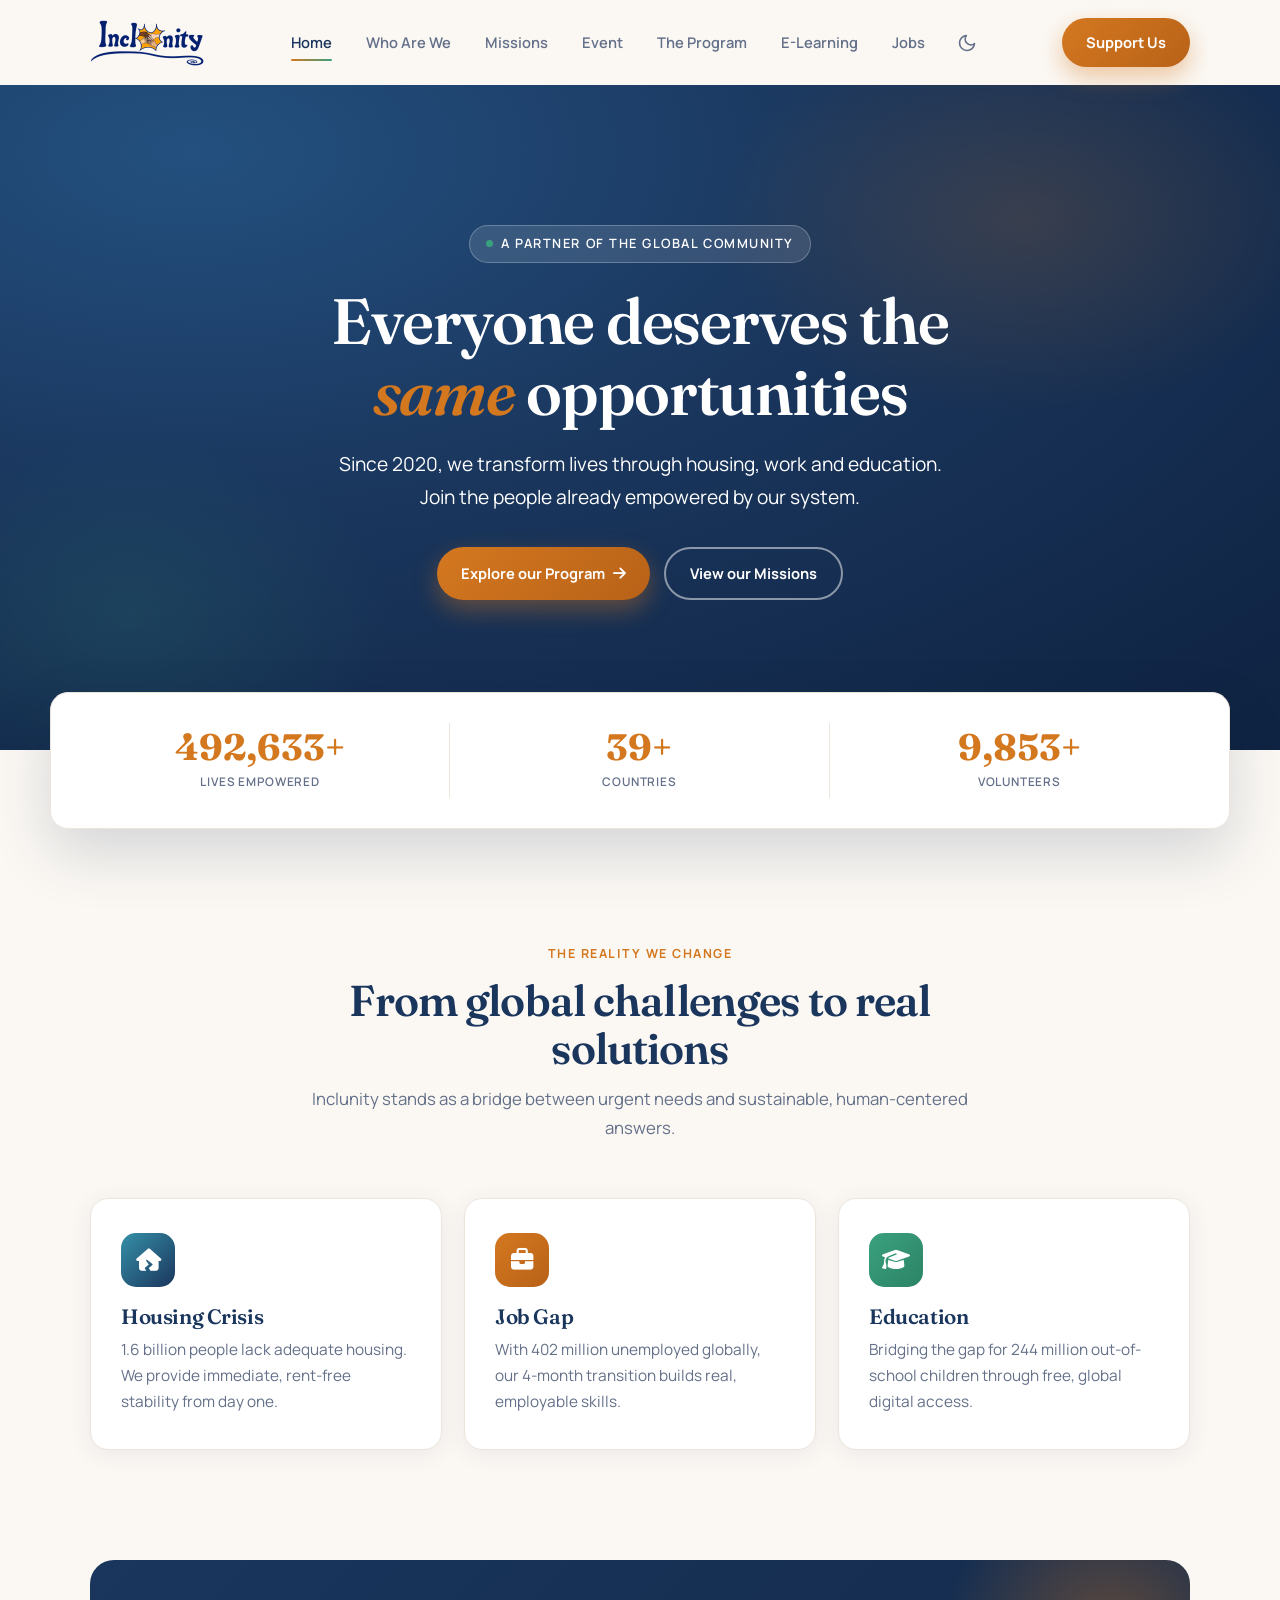
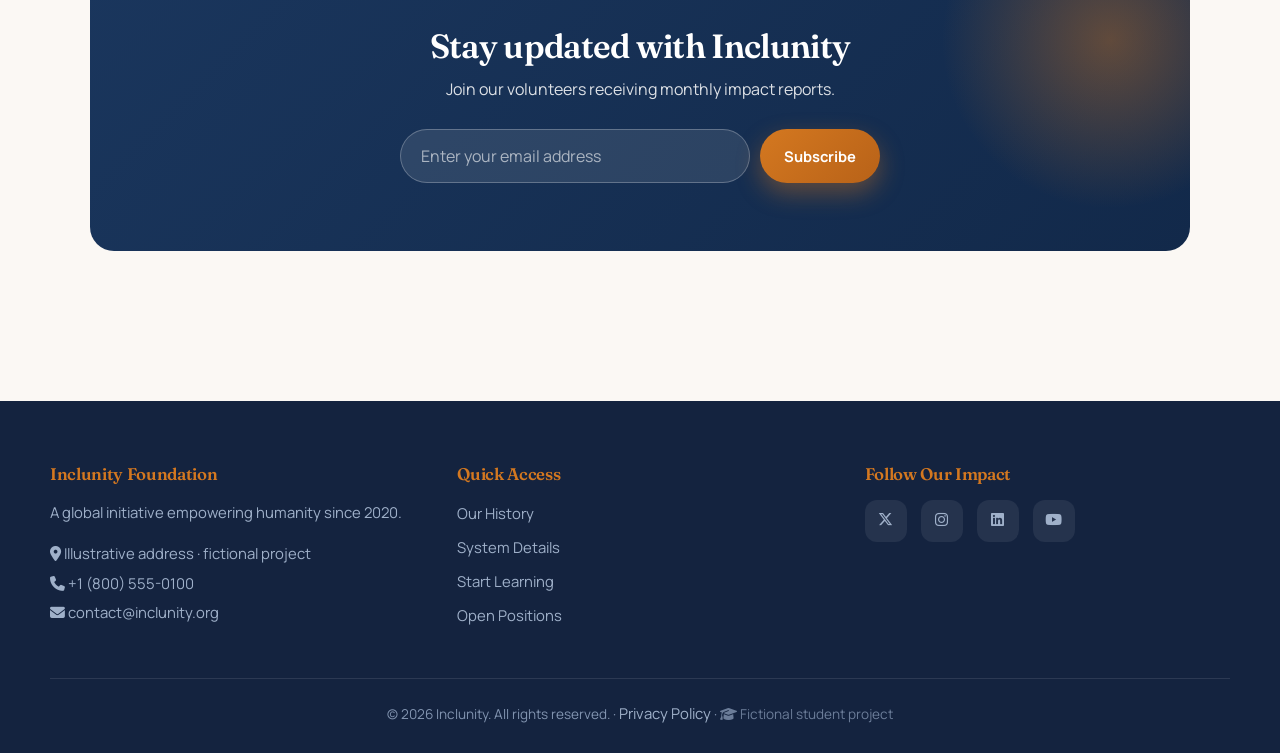
<file: index.html>
<!DOCTYPE html>
<html lang="en">
<head>
<meta charset="UTF-8">
<meta name="viewport" content="width=device-width, initial-scale=1.0, viewport-fit=cover">
<meta name="theme-color" content="#14233f">
<title>Inclunity | Empowering Humanity</title>
<link rel="preconnect" href="https://fonts.googleapis.com">
<link rel="preconnect" href="https://fonts.gstatic.com" crossorigin>
<link href="https://fonts.googleapis.com/css2?family=Fraunces:opsz,wght@9..144,500;9..144,600;9..144,700&family=Manrope:wght@400;500;600;700&display=swap" rel="stylesheet">
<link rel="stylesheet" href="https://cdnjs.cloudflare.com/ajax/libs/font-awesome/6.5.1/css/all.min.css">
<link rel="stylesheet" href="assets/css/styles.css">
</head>
<body>
<header class="site-header" id="header">
  <div class="bar">
    <a href="index.html" class="brand"><img src="assets/inclunity_logo_web.png" alt="Inclunity" class="brand-logo" style="height:46px;width:auto;display:block"></a>
    <nav class="nav" id="nav" aria-label="Primary">
      <a href="index.html" class="active" aria-current="page">Home</a>
      <a href="about.html">Who Are We</a>
      <a href="missions.html">Missions</a>
      <a href="event.html">Event</a>
      <a href="program.html">The Program</a>
      <a href="elearning.html">E-Learning</a>
      <a href="jobs.html">Jobs</a>
      <button class="nav-theme" id="theme-toggle" type="button" aria-label="Toggle dark mode" title="Toggle dark mode">
        <svg class="ico ico-moon" viewBox="0 0 24 24" fill="none" stroke="currentColor" stroke-width="2" stroke-linecap="round" stroke-linejoin="round" aria-hidden="true"><path d="M21 12.8A9 9 0 1 1 11.2 3a7 7 0 0 0 9.8 9.8z"/></svg>
        <svg class="ico ico-sun" viewBox="0 0 24 24" fill="none" stroke="currentColor" stroke-width="2" stroke-linecap="round" stroke-linejoin="round" aria-hidden="true"><circle cx="12" cy="12" r="4"/><path d="M12 2v2M12 20v2M4.9 4.9l1.4 1.4M17.7 17.7l1.4 1.4M2 12h2M20 12h2M4.9 19.1l1.4-1.4M17.7 6.3l1.4-1.4"/></svg>
      </button>
    </nav>
    <div class="actions">
      <a href="event.html" class="btn btn-accent desktop-only">Support Us</a>
      <button class="hamburger" id="hamburger" type="button" aria-label="Open menu" aria-expanded="false" aria-controls="nav"><span></span><span></span><span></span></button>
    </div>
  </div>
</header>
<main>
  <section class="hero">
    <span class="eyebrow reveal-load d1"><span class="dot"></span> A partner of the global community</span>
    <h1 class="reveal-load d2">Everyone deserves the <span class="hl">same</span> opportunities</h1>
    <p class="reveal-load d3">Since 2020, we transform lives through housing, work and education. Join the people already empowered by our system.</p>
    <div class="hero-cta reveal-load d4">
      <a href="program.html" class="btn btn-accent">Explore our Program <i class="fa-solid fa-arrow-right" aria-hidden="true"></i></a>
      <a href="missions.html" class="btn btn-ghost">View our Missions</a>
    </div>
  </section>

  <div class="stats reveal">
    <div class="item"><span class="n" data-count="500000" data-suffix="+">0</span><span class="l">Lives empowered</span></div>
    <div class="item"><span class="n" data-count="40" data-suffix="+">0</span><span class="l">Countries</span></div>
    <div class="item"><span class="n" data-count="10000" data-suffix="+">0</span><span class="l">Volunteers</span></div>
  </div>

  <section class="wrap">
    <div class="head reveal">
      <span class="kicker">The reality we change</span>
      <h2>From global challenges to real solutions</h2>
      <p>Inclunity stands as a bridge between urgent needs and sustainable, human-centered answers.</p>
    </div>
    <div class="grid">
      <article class="card reveal"><div class="ico"><i class="fa-solid fa-house-crack" aria-hidden="true"></i></div><h3>Housing Crisis</h3><p>1.6 billion people lack adequate housing. We provide immediate, rent-free stability from day one.</p></article>
      <article class="card alt reveal"><div class="ico"><i class="fa-solid fa-briefcase" aria-hidden="true"></i></div><h3>Job Gap</h3><p>With 402 million unemployed globally, our 4-month transition builds real, employable skills.</p></article>
      <article class="card green reveal"><div class="ico"><i class="fa-solid fa-graduation-cap" aria-hidden="true"></i></div><h3>Education</h3><p>Bridging the gap for 244 million out-of-school children through free, global digital access.</p></article>
    </div>
  </section>

  <section class="wrap tight">
    <div class="news reveal">
      <h3>Stay updated with Inclunity</h3>
      <p>Join our volunteers receiving monthly impact reports.</p>
      <form id="newsletter-form">
        <label for="nl" class="sr-only">Email address</label>
        <input id="nl" type="email" placeholder="Enter your email address" autocomplete="email" required>
        <button class="btn btn-accent" type="submit">Subscribe</button>
      </form>
    </div>
  </section>
</main>
<footer class="foot">
  <div class="foot-grid">
    <div>
      <h4>Inclunity Foundation</h4>
      <p>A global initiative empowering humanity since 2020.</p>
      <address>
        <div><i class="fa-solid fa-location-dot" aria-hidden="true"></i> Illustrative address &middot; fictional project</div>
        <div><i class="fa-solid fa-phone" aria-hidden="true"></i> +1 (800) 555-0100</div>
        <div><i class="fa-solid fa-envelope" aria-hidden="true"></i> contact@inclunity.org</div>
      </address>
    </div>
    <div>
      <h4>Quick Access</h4>
      <ul>
        <li><a href="about.html">Our History</a></li>
        <li><a href="program.html">System Details</a></li>
        <li><a href="elearning.html">Start Learning</a></li>
        <li><a href="jobs.html">Open Positions</a></li>
      </ul>
    </div>
    <div>
      <h4>Follow Our Impact</h4>
      <nav class="socials" aria-label="Social media">
        <a href="#" aria-label="Twitter / X"><i class="fa-brands fa-x-twitter" aria-hidden="true"></i></a>
        <a href="#" aria-label="Instagram"><i class="fa-brands fa-instagram" aria-hidden="true"></i></a>
        <a href="#" aria-label="LinkedIn"><i class="fa-brands fa-linkedin" aria-hidden="true"></i></a>
        <a href="#" aria-label="YouTube"><i class="fa-brands fa-youtube" aria-hidden="true"></i></a>
      </nav>
    </div>
  </div>
  <div class="copy">&copy; 2026 Inclunity. All rights reserved. &middot; <a href="#">Privacy Policy</a> &middot; <span style="opacity:.8"><i class="fa-solid fa-graduation-cap" aria-hidden="true"></i> Fictional student project</span></div>
</footer>
<button class="totop" id="totop" aria-label="Back to top"><svg viewBox="0 0 24 24" fill="none" stroke="currentColor" stroke-width="2.5" stroke-linecap="round" stroke-linejoin="round" aria-hidden="true"><path d="M12 19V5M5 12l7-7 7 7"/></svg></button>
<script>
/* ============================================================
   INCLUNITY — main.js
   Navigation + thème + micro-interactions + logique par page.
   Header/footer sont en HTML simple dans chaque fichier : ce
   script ne fait qu'ajouter du comportement, jamais le menu lui-même.
   ============================================================ */
(function () {
    'use strict';

    var reduce = window.matchMedia('(prefers-reduced-motion: reduce)').matches;

    /* ---------- MENU (une seule logique) ---------- */
    var header = document.getElementById('header');
    var burger = document.getElementById('hamburger');
    var nav    = document.getElementById('nav');

    if (header && burger && nav) {
        var closeMenu = function () {
            nav.classList.remove('open');
            burger.classList.remove('open');
            burger.setAttribute('aria-expanded', 'false');
            burger.setAttribute('aria-label', 'Open menu');
        };
        burger.addEventListener('click', function (e) {
            e.stopPropagation();
            var open = nav.classList.toggle('open');
            burger.classList.toggle('open', open);
            burger.setAttribute('aria-expanded', String(open));
            burger.setAttribute('aria-label', open ? 'Close menu' : 'Open menu');
        });
        nav.addEventListener('click', function (e) { if (e.target.closest('a')) closeMenu(); });
        document.addEventListener('click', function (e) { if (!header.contains(e.target)) closeMenu(); });
        document.addEventListener('keydown', function (e) { if (e.key === 'Escape') closeMenu(); });
    }

    /* ---------- THÈME (avec mémorisation) ---------- */
    var toggle = document.getElementById('theme-toggle');
    function storedTheme() {
        try { return localStorage.getItem('inclunity-theme'); } catch (e) { return null; }
    }
    function setTheme(t, persist) {
        document.documentElement.setAttribute('data-theme', t);
        if (persist) { try { localStorage.setItem('inclunity-theme', t); } catch (e) {} }
    }
    setTheme(storedTheme() || (window.matchMedia('(prefers-color-scheme: dark)').matches ? 'dark' : 'light'), false);
    if (toggle) {
        toggle.addEventListener('click', function () {
            var next = document.documentElement.getAttribute('data-theme') === 'dark' ? 'light' : 'dark';
            setTheme(next, true);
        });
    }

    /* ---------- SCROLL : ombre header + back-to-top (rAF) ---------- */
    var totop = document.getElementById('totop');
    var ticking = false;
    function onScroll() {
        var s = window.scrollY;
        if (header) header.classList.toggle('scrolled', s > 20);
        if (totop) totop.classList.toggle('show', s > 500);
        ticking = false;
    }
    window.addEventListener('scroll', function () {
        if (!ticking) { window.requestAnimationFrame(onScroll); ticking = true; }
    }, { passive: true });
    onScroll();
    if (totop) totop.addEventListener('click', function () {
        window.scrollTo({ top: 0, behavior: reduce ? 'auto' : 'smooth' });
    });

    /* ---------- APPARITIONS AU SCROLL ---------- */
    var reveals = document.querySelectorAll('.reveal');
    if (reveals.length && 'IntersectionObserver' in window && !reduce) {
        reveals.forEach(function (el) { el.classList.add('is-pre'); }); // masquage posé par le JS uniquement
        var ro = new IntersectionObserver(function (es) {
            es.forEach(function (en) { if (en.isIntersecting) { en.target.classList.add('in'); ro.unobserve(en.target); } });
        }, { threshold: 0.15 });
        reveals.forEach(function (el) { ro.observe(el); });
    }
    /* sans JS / sans IntersectionObserver : .reveal n'est jamais masqué -> contenu visible */

    /* ---------- COMPTEURS ANIMÉS ---------- */
    function animateCount(el) {
        var target = parseInt(el.dataset.count, 10) || 0;
        var suffix = el.dataset.suffix || '';
        var start = null, dur = 1700;
        function frame(ts) {
            if (start === null) start = ts;
            var p = Math.min((ts - start) / dur, 1);
            var eased = 1 - Math.pow(1 - p, 3);
            el.textContent = Math.round(target * eased).toLocaleString('en-US') + suffix;
            if (p < 1) window.requestAnimationFrame(frame);
        }
        window.requestAnimationFrame(frame);
    }
    var counters = document.querySelectorAll('.n[data-count]');
    if (counters.length && 'IntersectionObserver' in window && !reduce) {
        var co = new IntersectionObserver(function (es) {
            es.forEach(function (en) { if (en.isIntersecting) { animateCount(en.target); co.unobserve(en.target); } });
        }, { threshold: 0.5 });
        counters.forEach(function (el) { co.observe(el); });
    } else {
        counters.forEach(function (el) { el.textContent = (parseInt(el.dataset.count, 10) || 0).toLocaleString('en-US') + (el.dataset.suffix || ''); });
    }

    /* ---------- TOAST ---------- */
    var toastWrap = document.getElementById('toast-container');
    if (!toastWrap) { toastWrap = document.createElement('div'); toastWrap.id = 'toast-container'; document.body.appendChild(toastWrap); }
    function showToast(msg, type, duration) {
        type = type || 'default'; duration = duration || 4000;
        var t = document.createElement('div');
        t.className = 'toast ' + type;
        t.setAttribute('role', 'status');
        t.textContent = msg;
        toastWrap.appendChild(t);
        requestAnimationFrame(function () { requestAnimationFrame(function () { t.classList.add('show'); }); });
        setTimeout(function () {
            t.classList.remove('show');
            t.addEventListener('transitionend', function () { t.remove(); }, { once: true });
        }, duration);
    }

    /* ---------- NEWSLETTER ---------- */
    var nlForm = document.getElementById('newsletter-form');
    if (nlForm) {
        nlForm.addEventListener('submit', function (e) {
            e.preventDefault();
            var email = nlForm.querySelector('input[type="email"]');
            if (email && email.value.trim()) { showToast('🎉 Thank you! You\'ll receive our next impact report.', 'success'); nlForm.reset(); }
        });
    }

    /* ---------- BOUTONS "APPLY NOW" ---------- */
    document.querySelectorAll('[data-apply]').forEach(function (a) {
        a.addEventListener('click', function (e) {
            e.preventDefault();
            var card = a.closest('.card') || document;
            var title = card.querySelector('h3');
            showToast('📩 Redirecting to application for ' + (title ? title.textContent : 'this position') + '…', 'info');
        });
    });

    /* ---------- BOUTON "REGISTER" (event) ---------- */
    var regBtn = document.getElementById('register-btn');
    if (regBtn) {
        regBtn.addEventListener('click', function () { showToast('🎬 You\'re registered! Check your email for details.', 'success'); });
    }

    /* ---------- COUNTDOWN (event) ---------- */
    var countdown = document.getElementById('countdown');
    if (countdown) {
        var target = new Date('2026-06-26T09:00:00');
        var pad = function (n) { return String(n).padStart(2, '0'); };
        var cdD = document.getElementById('cd-days');
        var cdH = document.getElementById('cd-hours');
        var cdM = document.getElementById('cd-min');
        var cdS = document.getElementById('cd-sec');
        var tick = function () {
            var diff = target - new Date();
            if (diff <= 0) {
                countdown.innerHTML = '<p style="color:var(--accent);font-size:1.4rem;font-weight:700;">🔴 Live Now!</p>';
                clearInterval(timer); return;
            }
            cdD.textContent = pad(Math.floor(diff / 86400000));
            cdH.textContent = pad(Math.floor((diff % 86400000) / 3600000));
            cdM.textContent = pad(Math.floor((diff % 3600000) / 60000));
            cdS.textContent = pad(Math.floor((diff % 60000) / 1000));
        };
        tick();
        var timer = setInterval(tick, 1000);
    }

    /* ---------- FORMULAIRE CONTRIBUTION (jobs) ---------- */
    var contributeCards  = document.querySelectorAll('.contrib-card');
    var dynamicFields    = document.getElementById('dynamic-fields');
    var contribForm      = document.getElementById('contribute-form');
    var submitBtn        = contribForm ? contribForm.querySelector('.contrib-submit') : null;
    var selectedCategory = document.getElementById('selected-category');

    var fieldConfigs = {
        skills:   { icon: 'fa-chalkboard-user', title: 'Skills & Teaching', fields: [
            { id: 'skill-domain', label: 'Your field', type: 'text', placeholder: 'e.g. English, Python…' },
            { id: 'skill-format', label: 'Format', type: 'select', options: ['Online live', 'Pre-recorded', 'In-person', '1-on-1 mentoring'] },
            { id: 'skill-avail',  label: 'Weekly availability', type: 'text', placeholder: 'e.g. 2h weekends' },
            { id: 'skill-level',  label: 'Level', type: 'select', options: ['Beginner', 'Intermediate', 'Advanced', 'All'] },
            { id: 'skill-detail', label: 'Additional details', type: 'textarea', placeholder: 'Tell us more…', full: true } ] },
        goods:    { icon: 'fa-box-open', title: 'Goods & Equipment', fields: [
            { id: 'goods-type', label: 'Type', type: 'text', placeholder: 'Clothing, Computers…' },
            { id: 'goods-qty',  label: 'Quantity', type: 'text', placeholder: 'e.g. 5 boxes' },
            { id: 'goods-cond', label: 'Condition', type: 'select', options: ['New', 'Like new', 'Good', 'Acceptable'] },
            { id: 'goods-ship', label: 'Pickup / delivery', type: 'select', options: ['Pickup only', 'Local delivery', 'Can ship'] },
            { id: 'goods-desc', label: 'Details', type: 'textarea', placeholder: 'Photos, location…', full: true } ] },
        services: { icon: 'fa-handshake', title: 'Services & Pro Bono', fields: [
            { id: 'svc-type',  label: 'Service', type: 'text', placeholder: 'Legal, Medical, Translation…' },
            { id: 'svc-hours', label: 'Hours/month', type: 'text', placeholder: 'e.g. 4h' },
            { id: 'svc-dur',   label: 'Duration', type: 'select', options: ['One-time', '1-3 months', '3-6 months', 'Ongoing'] },
            { id: 'svc-mode',  label: 'Mode', type: 'select', options: ['Remote', 'In-person', 'Both'] },
            { id: 'svc-desc',  label: 'Describe your offer', type: 'textarea', placeholder: 'What can you bring?', full: true } ] },
        funding:  { icon: 'fa-circle-dollar-to-slot', title: 'Funding & Donations', fields: [
            { id: 'fund-type', label: 'Type', type: 'select', options: ['One-time', 'Monthly', 'Project sponsorship', 'Corporate grant'] },
            { id: 'fund-amt',  label: 'Amount (USD)', type: 'text', placeholder: 'e.g. 500' },
            { id: 'fund-dest', label: 'Destination', type: 'select', options: ['Where most needed', 'Housing', 'E-Learning', 'Healthcare'] },
            { id: 'fund-msg',  label: 'Message', type: 'textarea', placeholder: 'Any notes…', full: true } ] },
        other:    { icon: 'fa-lightbulb', title: 'My Own Idea', fields: [
            { id: 'idea-title', label: 'Title', type: 'text', placeholder: 'Short name' },
            { id: 'idea-reach', label: 'Estimated reach', type: 'text', placeholder: 'How many people?' },
            { id: 'idea-desc',  label: 'Describe your idea', type: 'textarea', placeholder: 'What problem does it solve?', full: true } ] }
    };

    function esc(s) { return String(s).replace(/"/g, '&quot;'); }

    function buildFields(type) {
        if (!dynamicFields) return;
        var cfg = fieldConfigs[type];
        if (!cfg) return;
        var html = '<div class="fields-header"><i class="fa-solid ' + cfg.icon + '" aria-hidden="true"></i>' + cfg.title + '</div><div class="fields-grid">';
        cfg.fields.filter(function (f) { return !f.full; }).forEach(function (f) {
            html += '<div class="field-group"><label for="' + f.id + '">' + f.label + '</label>';
            if (f.type === 'select') {
                html += '<select id="' + f.id + '" name="' + f.id + '">' + f.options.map(function (o) { return '<option>' + o + '</option>'; }).join('') + '</select>';
            } else if (f.type === 'textarea') {
                html += '<textarea id="' + f.id + '" name="' + f.id + '" rows="3" placeholder="' + esc(f.placeholder) + '"></textarea>';
            } else {
                html += '<input type="text" id="' + f.id + '" name="' + f.id + '" placeholder="' + esc(f.placeholder) + '">';
            }
            html += '</div>';
        });
        html += '</div>';
        cfg.fields.filter(function (f) { return f.full; }).forEach(function (f) {
            html += '<div class="field-group full"><label for="' + f.id + '">' + f.label + '</label><textarea id="' + f.id + '" name="' + f.id + '" rows="4" placeholder="' + esc(f.placeholder) + '"></textarea></div>';
        });
        html += '<div class="contact-fields"><div class="field-group"><label for="c-name">Your name</label><input type="text" id="c-name" name="name" autocomplete="name" placeholder="Sophie Martin" required></div><div class="field-group"><label for="c-email">Your email</label><input type="email" id="c-email" name="email" autocomplete="email" placeholder="sophie@example.com" required></div></div>';
        dynamicFields.innerHTML = html;
        dynamicFields.classList.add('visible');
        if (submitBtn) submitBtn.style.display = 'inline-flex';
        if (window.innerWidth <= 768) setTimeout(function () { dynamicFields.scrollIntoView({ behavior: 'smooth', block: 'start' }); }, 350);
    }

    contributeCards.forEach(function (card) {
        function activate() {
            contributeCards.forEach(function (c) { c.classList.remove('selected'); c.setAttribute('aria-pressed', 'false'); });
            card.classList.add('selected'); card.setAttribute('aria-pressed', 'true');
            if (selectedCategory) selectedCategory.value = card.dataset.type;
            buildFields(card.dataset.type);
        }
        card.setAttribute('aria-pressed', 'false');
        card.addEventListener('click', activate);
        card.addEventListener('keydown', function (e) { if (e.key === 'Enter' || e.key === ' ') { e.preventDefault(); activate(); } });
    });

    if (contribForm) {
        contribForm.addEventListener('submit', function (e) {
            e.preventDefault();
            var name = document.getElementById('c-name'), email = document.getElementById('c-email');
            if (!name || !name.value.trim() || !email || !email.value.trim()) { showToast('Please fill in your name and email.', 'default'); return; }
            if (submitBtn) { submitBtn.disabled = true; submitBtn.innerHTML = '<i class="fa-solid fa-spinner fa-spin" aria-hidden="true"></i> Sending…'; }
            setTimeout(function () {
                showToast('✅ Thank you ' + name.value.trim() + '! We\'ll be in touch soon.', 'success', 6000);
                contribForm.reset();
                contributeCards.forEach(function (c) { c.classList.remove('selected'); c.setAttribute('aria-pressed', 'false'); });
                if (dynamicFields) { dynamicFields.classList.remove('visible'); dynamicFields.innerHTML = ''; }
                if (submitBtn) { submitBtn.disabled = false; submitBtn.style.display = 'none'; submitBtn.innerHTML = '<i class="fa-solid fa-paper-plane" aria-hidden="true"></i> Submit my contribution'; }
            }, 1200);
        });
    }

})();
</script>
</body>
</html>
</file>
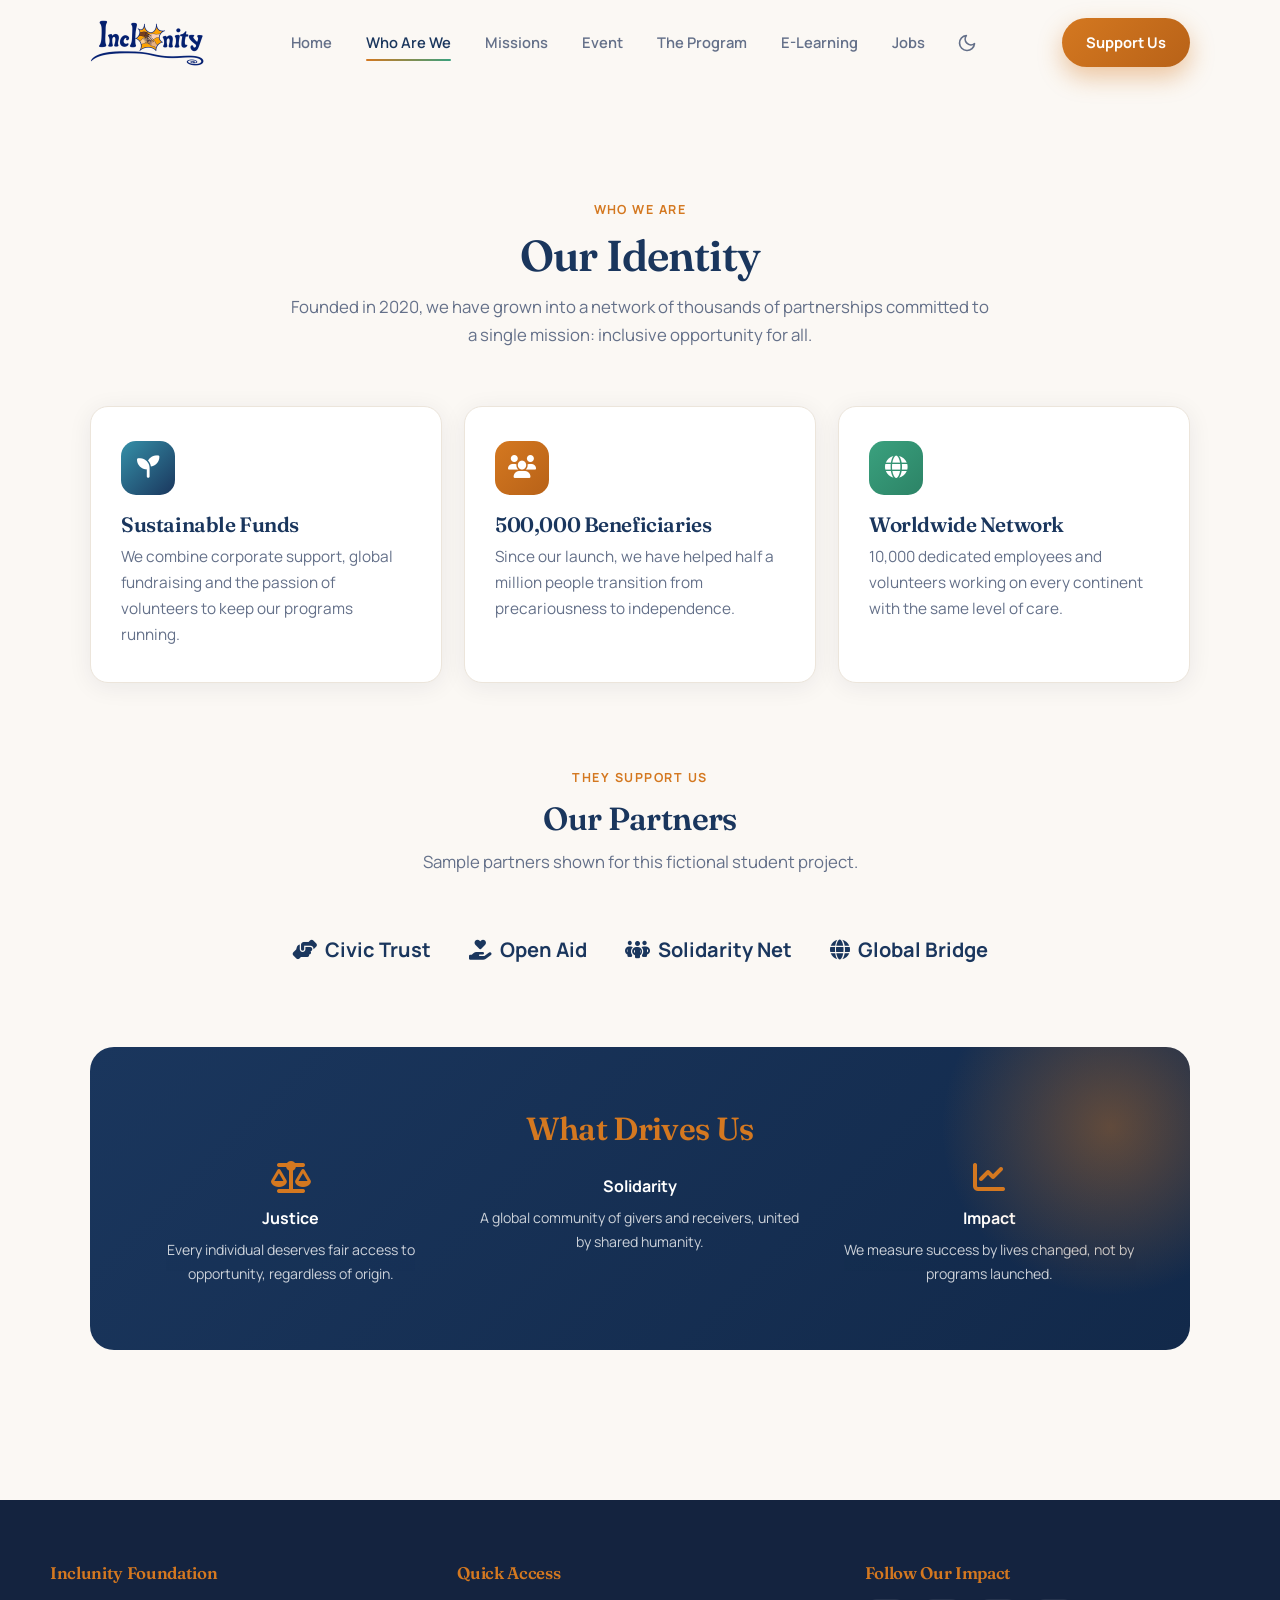
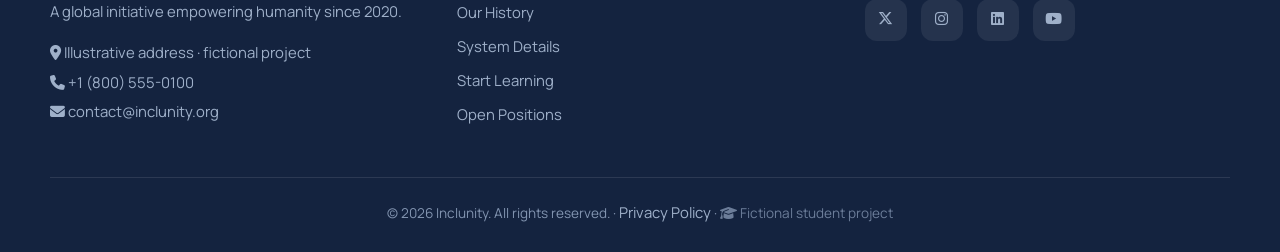
<file: about.html>
<!DOCTYPE html>
<html lang="en">
<head>
<meta charset="UTF-8">
<meta name="viewport" content="width=device-width, initial-scale=1.0, viewport-fit=cover">
<meta name="theme-color" content="#14233f">
<title>Who Are We | Inclunity</title>
<link rel="preconnect" href="https://fonts.googleapis.com">
<link rel="preconnect" href="https://fonts.gstatic.com" crossorigin>
<link href="https://fonts.googleapis.com/css2?family=Fraunces:opsz,wght@9..144,500;9..144,600;9..144,700&family=Manrope:wght@400;500;600;700&display=swap" rel="stylesheet">
<link rel="stylesheet" href="https://cdnjs.cloudflare.com/ajax/libs/font-awesome/6.5.1/css/all.min.css">
<link rel="stylesheet" href="assets/css/styles.css">
</head>
<body>
<header class="site-header" id="header">
  <div class="bar">
    <a href="index.html" class="brand"><img src="assets/inclunity_logo_web.png" alt="Inclunity" class="brand-logo" style="height:46px;width:auto;display:block"></a>
    <nav class="nav" id="nav" aria-label="Primary">
      <a href="index.html">Home</a>
      <a href="about.html" class="active" aria-current="page">Who Are We</a>
      <a href="missions.html">Missions</a>
      <a href="event.html">Event</a>
      <a href="program.html">The Program</a>
      <a href="elearning.html">E-Learning</a>
      <a href="jobs.html">Jobs</a>
      <button class="nav-theme" id="theme-toggle" type="button" aria-label="Toggle dark mode" title="Toggle dark mode">
        <svg class="ico ico-moon" viewBox="0 0 24 24" fill="none" stroke="currentColor" stroke-width="2" stroke-linecap="round" stroke-linejoin="round" aria-hidden="true"><path d="M21 12.8A9 9 0 1 1 11.2 3a7 7 0 0 0 9.8 9.8z"/></svg>
        <svg class="ico ico-sun" viewBox="0 0 24 24" fill="none" stroke="currentColor" stroke-width="2" stroke-linecap="round" stroke-linejoin="round" aria-hidden="true"><circle cx="12" cy="12" r="4"/><path d="M12 2v2M12 20v2M4.9 4.9l1.4 1.4M17.7 17.7l1.4 1.4M2 12h2M20 12h2M4.9 19.1l1.4-1.4M17.7 6.3l1.4-1.4"/></svg>
      </button>
    </nav>
    <div class="actions">
      <a href="event.html" class="btn btn-accent desktop-only">Support Us</a>
      <button class="hamburger" id="hamburger" type="button" aria-label="Open menu" aria-expanded="false" aria-controls="nav"><span></span><span></span><span></span></button>
    </div>
  </div>
</header>
<main>
  <section class="wrap">
    <div class="head reveal">
      <span class="kicker">Who we are</span>
      <h2>Our Identity</h2>
      <p>Founded in 2020, we have grown into a network of thousands of partnerships committed to a single mission: inclusive opportunity for all.</p>
    </div>
    <div class="grid">
      <article class="card reveal"><div class="ico"><i class="fa-solid fa-seedling" aria-hidden="true"></i></div><h3>Sustainable Funds</h3><p>We combine corporate support, global fundraising and the passion of volunteers to keep our programs running.</p></article>
      <article class="card alt reveal"><div class="ico"><i class="fa-solid fa-users" aria-hidden="true"></i></div><h3>500,000 Beneficiaries</h3><p>Since our launch, we have helped half a million people transition from precariousness to independence.</p></article>
      <article class="card green reveal"><div class="ico"><i class="fa-solid fa-globe" aria-hidden="true"></i></div><h3>Worldwide Network</h3><p>10,000 dedicated employees and volunteers working on every continent with the same level of care.</p></article>
    </div>

    <div class="head reveal" style="margin-top:80px">
      <span class="kicker">They support us</span>
      <h2 style="font-size:clamp(1.5rem,3.5vw,2rem)">Our Partners</h2>
      <p>Sample partners shown for this fictional student project.</p>
    </div>
    <div class="partners reveal">
      <span><i class="fa-solid fa-handshake-angle" aria-hidden="true"></i> Civic Trust</span>
      <span><i class="fa-solid fa-hand-holding-heart" aria-hidden="true"></i> Open Aid</span>
      <span><i class="fa-solid fa-people-group" aria-hidden="true"></i> Solidarity Net</span>
      <span><i class="fa-solid fa-globe" aria-hidden="true"></i> Global Bridge</span>
    </div>

    <div class="band reveal">
      <h3>What Drives Us</h3>
      <div class="band-grid">
        <div><i class="fa-solid fa-scale-balanced ico" aria-hidden="true"></i><strong>Justice</strong><p>Every individual deserves fair access to opportunity, regardless of origin.</p></div>
        <div><i class="fa-solid fa-hands-holding-heart ico" aria-hidden="true"></i><strong>Solidarity</strong><p>A global community of givers and receivers, united by shared humanity.</p></div>
        <div><i class="fa-solid fa-chart-line ico" aria-hidden="true"></i><strong>Impact</strong><p>We measure success by lives changed, not by programs launched.</p></div>
      </div>
    </div>
  </section>
</main>
<footer class="foot">
  <div class="foot-grid">
    <div>
      <h4>Inclunity Foundation</h4>
      <p>A global initiative empowering humanity since 2020.</p>
      <address>
        <div><i class="fa-solid fa-location-dot" aria-hidden="true"></i> Illustrative address &middot; fictional project</div>
        <div><i class="fa-solid fa-phone" aria-hidden="true"></i> +1 (800) 555-0100</div>
        <div><i class="fa-solid fa-envelope" aria-hidden="true"></i> contact@inclunity.org</div>
      </address>
    </div>
    <div>
      <h4>Quick Access</h4>
      <ul>
        <li><a href="about.html">Our History</a></li>
        <li><a href="program.html">System Details</a></li>
        <li><a href="elearning.html">Start Learning</a></li>
        <li><a href="jobs.html">Open Positions</a></li>
      </ul>
    </div>
    <div>
      <h4>Follow Our Impact</h4>
      <nav class="socials" aria-label="Social media">
        <a href="#" aria-label="Twitter / X"><i class="fa-brands fa-x-twitter" aria-hidden="true"></i></a>
        <a href="#" aria-label="Instagram"><i class="fa-brands fa-instagram" aria-hidden="true"></i></a>
        <a href="#" aria-label="LinkedIn"><i class="fa-brands fa-linkedin" aria-hidden="true"></i></a>
        <a href="#" aria-label="YouTube"><i class="fa-brands fa-youtube" aria-hidden="true"></i></a>
      </nav>
    </div>
  </div>
  <div class="copy">&copy; 2026 Inclunity. All rights reserved. &middot; <a href="#">Privacy Policy</a> &middot; <span style="opacity:.8"><i class="fa-solid fa-graduation-cap" aria-hidden="true"></i> Fictional student project</span></div>
</footer>
<button class="totop" id="totop" aria-label="Back to top"><svg viewBox="0 0 24 24" fill="none" stroke="currentColor" stroke-width="2.5" stroke-linecap="round" stroke-linejoin="round" aria-hidden="true"><path d="M12 19V5M5 12l7-7 7 7"/></svg></button>
<script>
/* ============================================================
   INCLUNITY — main.js
   Navigation + thème + micro-interactions + logique par page.
   Header/footer sont en HTML simple dans chaque fichier : ce
   script ne fait qu'ajouter du comportement, jamais le menu lui-même.
   ============================================================ */
(function () {
    'use strict';

    var reduce = window.matchMedia('(prefers-reduced-motion: reduce)').matches;

    /* ---------- MENU (une seule logique) ---------- */
    var header = document.getElementById('header');
    var burger = document.getElementById('hamburger');
    var nav    = document.getElementById('nav');

    if (header && burger && nav) {
        var closeMenu = function () {
            nav.classList.remove('open');
            burger.classList.remove('open');
            burger.setAttribute('aria-expanded', 'false');
            burger.setAttribute('aria-label', 'Open menu');
        };
        burger.addEventListener('click', function (e) {
            e.stopPropagation();
            var open = nav.classList.toggle('open');
            burger.classList.toggle('open', open);
            burger.setAttribute('aria-expanded', String(open));
            burger.setAttribute('aria-label', open ? 'Close menu' : 'Open menu');
        });
        nav.addEventListener('click', function (e) { if (e.target.closest('a')) closeMenu(); });
        document.addEventListener('click', function (e) { if (!header.contains(e.target)) closeMenu(); });
        document.addEventListener('keydown', function (e) { if (e.key === 'Escape') closeMenu(); });
    }

    /* ---------- THÈME (avec mémorisation) ---------- */
    var toggle = document.getElementById('theme-toggle');
    function storedTheme() {
        try { return localStorage.getItem('inclunity-theme'); } catch (e) { return null; }
    }
    function setTheme(t, persist) {
        document.documentElement.setAttribute('data-theme', t);
        if (persist) { try { localStorage.setItem('inclunity-theme', t); } catch (e) {} }
    }
    setTheme(storedTheme() || (window.matchMedia('(prefers-color-scheme: dark)').matches ? 'dark' : 'light'), false);
    if (toggle) {
        toggle.addEventListener('click', function () {
            var next = document.documentElement.getAttribute('data-theme') === 'dark' ? 'light' : 'dark';
            setTheme(next, true);
        });
    }

    /* ---------- SCROLL : ombre header + back-to-top (rAF) ---------- */
    var totop = document.getElementById('totop');
    var ticking = false;
    function onScroll() {
        var s = window.scrollY;
        if (header) header.classList.toggle('scrolled', s > 20);
        if (totop) totop.classList.toggle('show', s > 500);
        ticking = false;
    }
    window.addEventListener('scroll', function () {
        if (!ticking) { window.requestAnimationFrame(onScroll); ticking = true; }
    }, { passive: true });
    onScroll();
    if (totop) totop.addEventListener('click', function () {
        window.scrollTo({ top: 0, behavior: reduce ? 'auto' : 'smooth' });
    });

    /* ---------- APPARITIONS AU SCROLL ---------- */
    var reveals = document.querySelectorAll('.reveal');
    if (reveals.length && 'IntersectionObserver' in window && !reduce) {
        reveals.forEach(function (el) { el.classList.add('is-pre'); }); // masquage posé par le JS uniquement
        var ro = new IntersectionObserver(function (es) {
            es.forEach(function (en) { if (en.isIntersecting) { en.target.classList.add('in'); ro.unobserve(en.target); } });
        }, { threshold: 0.15 });
        reveals.forEach(function (el) { ro.observe(el); });
    }
    /* sans JS / sans IntersectionObserver : .reveal n'est jamais masqué -> contenu visible */

    /* ---------- COMPTEURS ANIMÉS ---------- */
    function animateCount(el) {
        var target = parseInt(el.dataset.count, 10) || 0;
        var suffix = el.dataset.suffix || '';
        var start = null, dur = 1700;
        function frame(ts) {
            if (start === null) start = ts;
            var p = Math.min((ts - start) / dur, 1);
            var eased = 1 - Math.pow(1 - p, 3);
            el.textContent = Math.round(target * eased).toLocaleString('en-US') + suffix;
            if (p < 1) window.requestAnimationFrame(frame);
        }
        window.requestAnimationFrame(frame);
    }
    var counters = document.querySelectorAll('.n[data-count]');
    if (counters.length && 'IntersectionObserver' in window && !reduce) {
        var co = new IntersectionObserver(function (es) {
            es.forEach(function (en) { if (en.isIntersecting) { animateCount(en.target); co.unobserve(en.target); } });
        }, { threshold: 0.5 });
        counters.forEach(function (el) { co.observe(el); });
    } else {
        counters.forEach(function (el) { el.textContent = (parseInt(el.dataset.count, 10) || 0).toLocaleString('en-US') + (el.dataset.suffix || ''); });
    }

    /* ---------- TOAST ---------- */
    var toastWrap = document.getElementById('toast-container');
    if (!toastWrap) { toastWrap = document.createElement('div'); toastWrap.id = 'toast-container'; document.body.appendChild(toastWrap); }
    function showToast(msg, type, duration) {
        type = type || 'default'; duration = duration || 4000;
        var t = document.createElement('div');
        t.className = 'toast ' + type;
        t.setAttribute('role', 'status');
        t.textContent = msg;
        toastWrap.appendChild(t);
        requestAnimationFrame(function () { requestAnimationFrame(function () { t.classList.add('show'); }); });
        setTimeout(function () {
            t.classList.remove('show');
            t.addEventListener('transitionend', function () { t.remove(); }, { once: true });
        }, duration);
    }

    /* ---------- NEWSLETTER ---------- */
    var nlForm = document.getElementById('newsletter-form');
    if (nlForm) {
        nlForm.addEventListener('submit', function (e) {
            e.preventDefault();
            var email = nlForm.querySelector('input[type="email"]');
            if (email && email.value.trim()) { showToast('🎉 Thank you! You\'ll receive our next impact report.', 'success'); nlForm.reset(); }
        });
    }

    /* ---------- BOUTONS "APPLY NOW" ---------- */
    document.querySelectorAll('[data-apply]').forEach(function (a) {
        a.addEventListener('click', function (e) {
            e.preventDefault();
            var card = a.closest('.card') || document;
            var title = card.querySelector('h3');
            showToast('📩 Redirecting to application for ' + (title ? title.textContent : 'this position') + '…', 'info');
        });
    });

    /* ---------- BOUTON "REGISTER" (event) ---------- */
    var regBtn = document.getElementById('register-btn');
    if (regBtn) {
        regBtn.addEventListener('click', function () { showToast('🎬 You\'re registered! Check your email for details.', 'success'); });
    }

    /* ---------- COUNTDOWN (event) ---------- */
    var countdown = document.getElementById('countdown');
    if (countdown) {
        var target = new Date('2026-06-26T09:00:00');
        var pad = function (n) { return String(n).padStart(2, '0'); };
        var cdD = document.getElementById('cd-days');
        var cdH = document.getElementById('cd-hours');
        var cdM = document.getElementById('cd-min');
        var cdS = document.getElementById('cd-sec');
        var tick = function () {
            var diff = target - new Date();
            if (diff <= 0) {
                countdown.innerHTML = '<p style="color:var(--accent);font-size:1.4rem;font-weight:700;">🔴 Live Now!</p>';
                clearInterval(timer); return;
            }
            cdD.textContent = pad(Math.floor(diff / 86400000));
            cdH.textContent = pad(Math.floor((diff % 86400000) / 3600000));
            cdM.textContent = pad(Math.floor((diff % 3600000) / 60000));
            cdS.textContent = pad(Math.floor((diff % 60000) / 1000));
        };
        tick();
        var timer = setInterval(tick, 1000);
    }

    /* ---------- FORMULAIRE CONTRIBUTION (jobs) ---------- */
    var contributeCards  = document.querySelectorAll('.contrib-card');
    var dynamicFields    = document.getElementById('dynamic-fields');
    var contribForm      = document.getElementById('contribute-form');
    var submitBtn        = contribForm ? contribForm.querySelector('.contrib-submit') : null;
    var selectedCategory = document.getElementById('selected-category');

    var fieldConfigs = {
        skills:   { icon: 'fa-chalkboard-user', title: 'Skills & Teaching', fields: [
            { id: 'skill-domain', label: 'Your field', type: 'text', placeholder: 'e.g. English, Python…' },
            { id: 'skill-format', label: 'Format', type: 'select', options: ['Online live', 'Pre-recorded', 'In-person', '1-on-1 mentoring'] },
            { id: 'skill-avail',  label: 'Weekly availability', type: 'text', placeholder: 'e.g. 2h weekends' },
            { id: 'skill-level',  label: 'Level', type: 'select', options: ['Beginner', 'Intermediate', 'Advanced', 'All'] },
            { id: 'skill-detail', label: 'Additional details', type: 'textarea', placeholder: 'Tell us more…', full: true } ] },
        goods:    { icon: 'fa-box-open', title: 'Goods & Equipment', fields: [
            { id: 'goods-type', label: 'Type', type: 'text', placeholder: 'Clothing, Computers…' },
            { id: 'goods-qty',  label: 'Quantity', type: 'text', placeholder: 'e.g. 5 boxes' },
            { id: 'goods-cond', label: 'Condition', type: 'select', options: ['New', 'Like new', 'Good', 'Acceptable'] },
            { id: 'goods-ship', label: 'Pickup / delivery', type: 'select', options: ['Pickup only', 'Local delivery', 'Can ship'] },
            { id: 'goods-desc', label: 'Details', type: 'textarea', placeholder: 'Photos, location…', full: true } ] },
        services: { icon: 'fa-handshake', title: 'Services & Pro Bono', fields: [
            { id: 'svc-type',  label: 'Service', type: 'text', placeholder: 'Legal, Medical, Translation…' },
            { id: 'svc-hours', label: 'Hours/month', type: 'text', placeholder: 'e.g. 4h' },
            { id: 'svc-dur',   label: 'Duration', type: 'select', options: ['One-time', '1-3 months', '3-6 months', 'Ongoing'] },
            { id: 'svc-mode',  label: 'Mode', type: 'select', options: ['Remote', 'In-person', 'Both'] },
            { id: 'svc-desc',  label: 'Describe your offer', type: 'textarea', placeholder: 'What can you bring?', full: true } ] },
        funding:  { icon: 'fa-circle-dollar-to-slot', title: 'Funding & Donations', fields: [
            { id: 'fund-type', label: 'Type', type: 'select', options: ['One-time', 'Monthly', 'Project sponsorship', 'Corporate grant'] },
            { id: 'fund-amt',  label: 'Amount (USD)', type: 'text', placeholder: 'e.g. 500' },
            { id: 'fund-dest', label: 'Destination', type: 'select', options: ['Where most needed', 'Housing', 'E-Learning', 'Healthcare'] },
            { id: 'fund-msg',  label: 'Message', type: 'textarea', placeholder: 'Any notes…', full: true } ] },
        other:    { icon: 'fa-lightbulb', title: 'My Own Idea', fields: [
            { id: 'idea-title', label: 'Title', type: 'text', placeholder: 'Short name' },
            { id: 'idea-reach', label: 'Estimated reach', type: 'text', placeholder: 'How many people?' },
            { id: 'idea-desc',  label: 'Describe your idea', type: 'textarea', placeholder: 'What problem does it solve?', full: true } ] }
    };

    function esc(s) { return String(s).replace(/"/g, '&quot;'); }

    function buildFields(type) {
        if (!dynamicFields) return;
        var cfg = fieldConfigs[type];
        if (!cfg) return;
        var html = '<div class="fields-header"><i class="fa-solid ' + cfg.icon + '" aria-hidden="true"></i>' + cfg.title + '</div><div class="fields-grid">';
        cfg.fields.filter(function (f) { return !f.full; }).forEach(function (f) {
            html += '<div class="field-group"><label for="' + f.id + '">' + f.label + '</label>';
            if (f.type === 'select') {
                html += '<select id="' + f.id + '" name="' + f.id + '">' + f.options.map(function (o) { return '<option>' + o + '</option>'; }).join('') + '</select>';
            } else if (f.type === 'textarea') {
                html += '<textarea id="' + f.id + '" name="' + f.id + '" rows="3" placeholder="' + esc(f.placeholder) + '"></textarea>';
            } else {
                html += '<input type="text" id="' + f.id + '" name="' + f.id + '" placeholder="' + esc(f.placeholder) + '">';
            }
            html += '</div>';
        });
        html += '</div>';
        cfg.fields.filter(function (f) { return f.full; }).forEach(function (f) {
            html += '<div class="field-group full"><label for="' + f.id + '">' + f.label + '</label><textarea id="' + f.id + '" name="' + f.id + '" rows="4" placeholder="' + esc(f.placeholder) + '"></textarea></div>';
        });
        html += '<div class="contact-fields"><div class="field-group"><label for="c-name">Your name</label><input type="text" id="c-name" name="name" autocomplete="name" placeholder="Sophie Martin" required></div><div class="field-group"><label for="c-email">Your email</label><input type="email" id="c-email" name="email" autocomplete="email" placeholder="sophie@example.com" required></div></div>';
        dynamicFields.innerHTML = html;
        dynamicFields.classList.add('visible');
        if (submitBtn) submitBtn.style.display = 'inline-flex';
        if (window.innerWidth <= 768) setTimeout(function () { dynamicFields.scrollIntoView({ behavior: 'smooth', block: 'start' }); }, 350);
    }

    contributeCards.forEach(function (card) {
        function activate() {
            contributeCards.forEach(function (c) { c.classList.remove('selected'); c.setAttribute('aria-pressed', 'false'); });
            card.classList.add('selected'); card.setAttribute('aria-pressed', 'true');
            if (selectedCategory) selectedCategory.value = card.dataset.type;
            buildFields(card.dataset.type);
        }
        card.setAttribute('aria-pressed', 'false');
        card.addEventListener('click', activate);
        card.addEventListener('keydown', function (e) { if (e.key === 'Enter' || e.key === ' ') { e.preventDefault(); activate(); } });
    });

    if (contribForm) {
        contribForm.addEventListener('submit', function (e) {
            e.preventDefault();
            var name = document.getElementById('c-name'), email = document.getElementById('c-email');
            if (!name || !name.value.trim() || !email || !email.value.trim()) { showToast('Please fill in your name and email.', 'default'); return; }
            if (submitBtn) { submitBtn.disabled = true; submitBtn.innerHTML = '<i class="fa-solid fa-spinner fa-spin" aria-hidden="true"></i> Sending…'; }
            setTimeout(function () {
                showToast('✅ Thank you ' + name.value.trim() + '! We\'ll be in touch soon.', 'success', 6000);
                contribForm.reset();
                contributeCards.forEach(function (c) { c.classList.remove('selected'); c.setAttribute('aria-pressed', 'false'); });
                if (dynamicFields) { dynamicFields.classList.remove('visible'); dynamicFields.innerHTML = ''; }
                if (submitBtn) { submitBtn.disabled = false; submitBtn.style.display = 'none'; submitBtn.innerHTML = '<i class="fa-solid fa-paper-plane" aria-hidden="true"></i> Submit my contribution'; }
            }, 1200);
        });
    }

})();
</script>
</body>
</html>
</file>
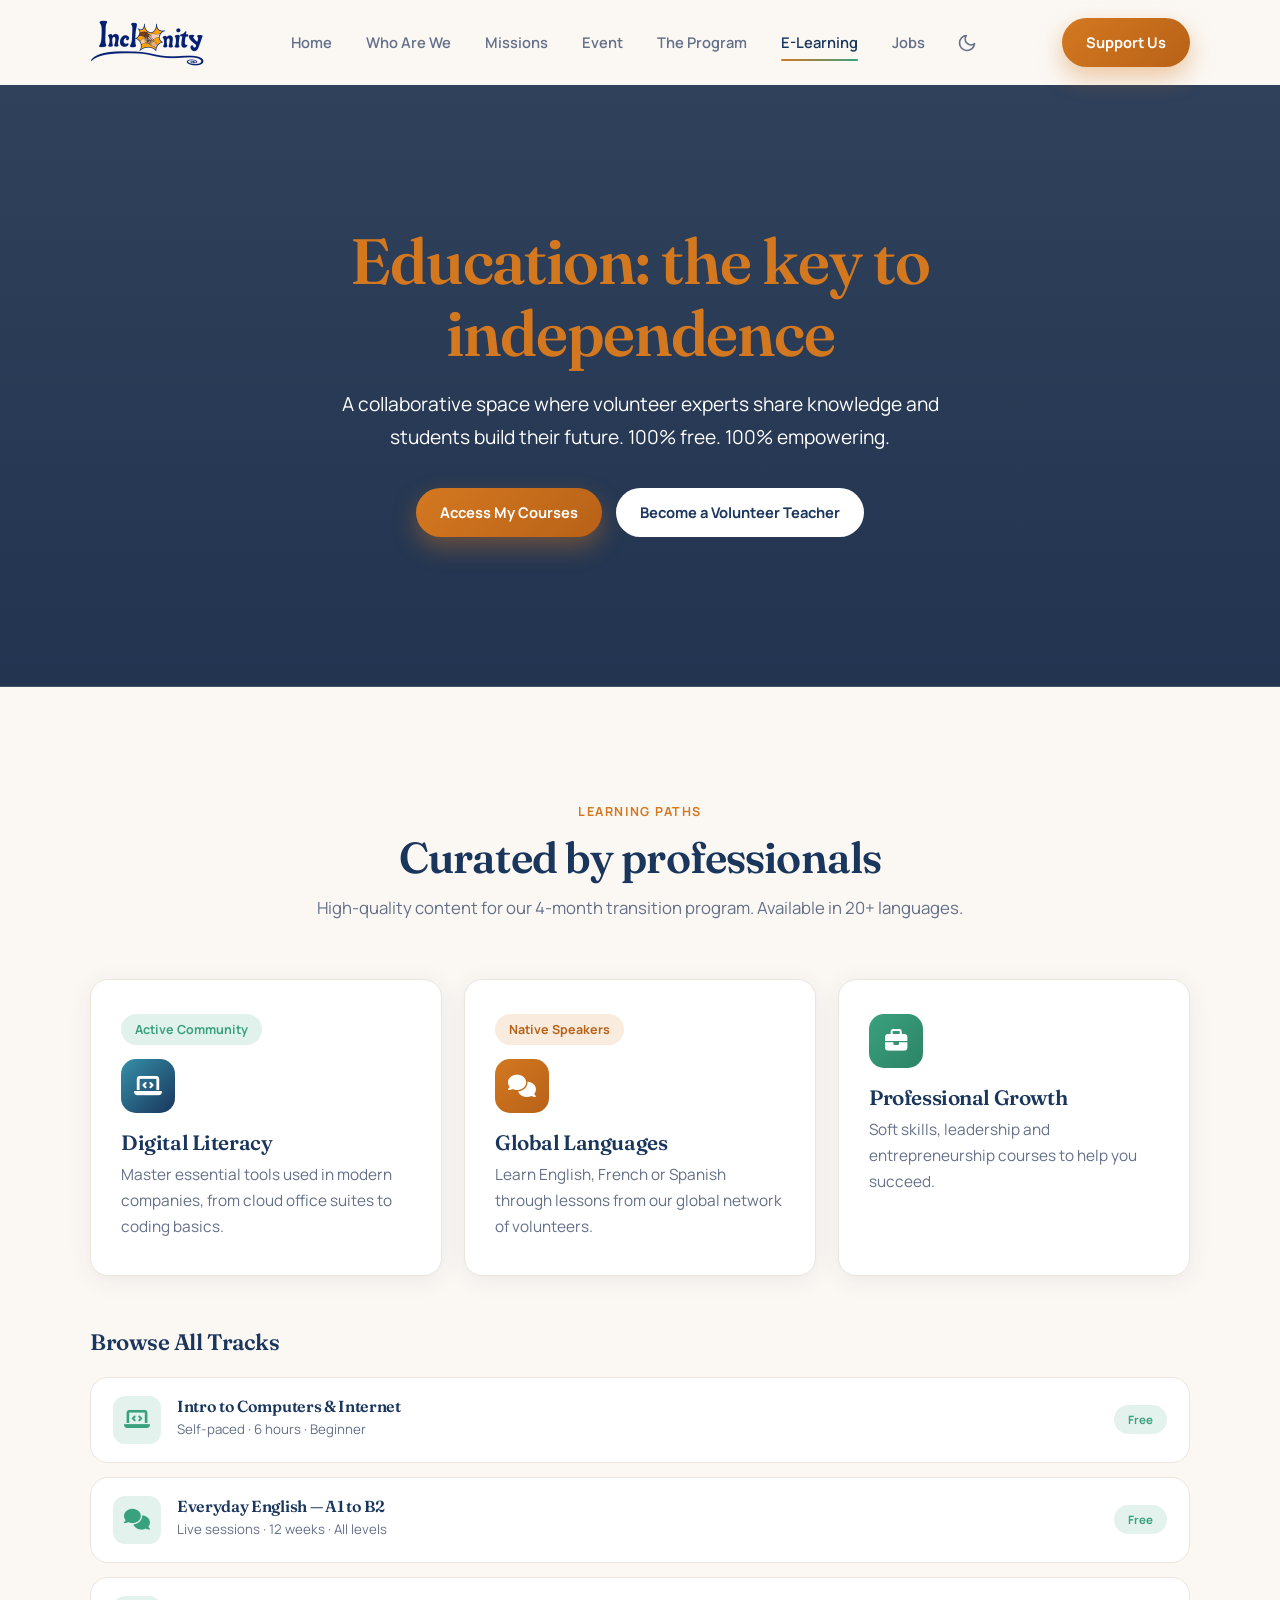
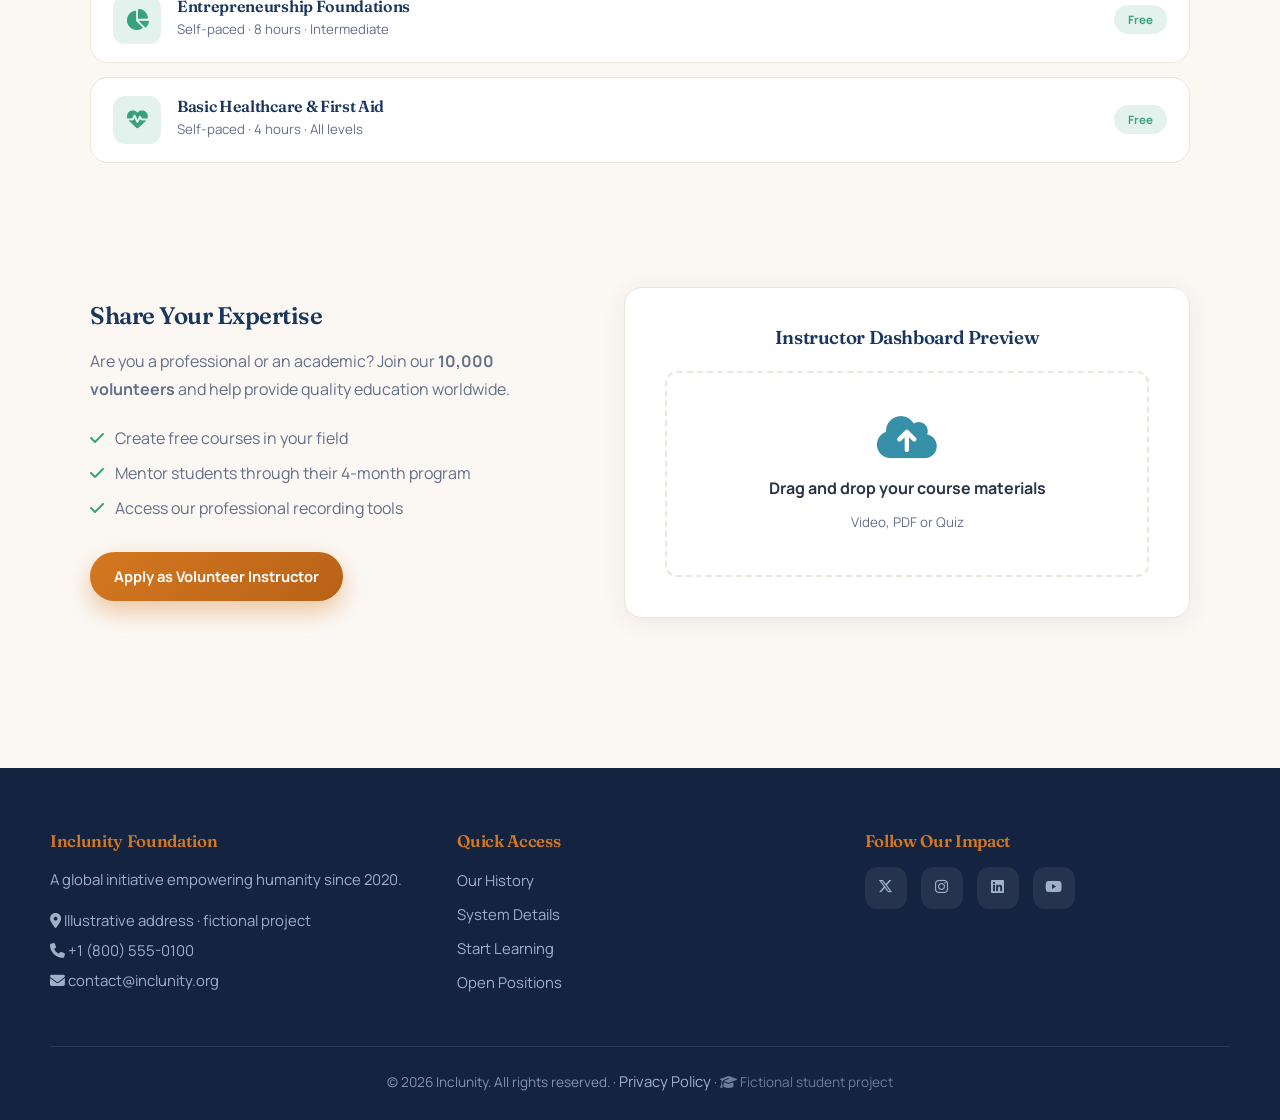
<file: elearning.html>
<!DOCTYPE html>
<html lang="en">
<head>
<meta charset="UTF-8">
<meta name="viewport" content="width=device-width, initial-scale=1.0, viewport-fit=cover">
<meta name="theme-color" content="#14233f">
<title>E-Learning | Inclunity</title>
<link rel="preconnect" href="https://fonts.googleapis.com">
<link rel="preconnect" href="https://fonts.gstatic.com" crossorigin>
<link href="https://fonts.googleapis.com/css2?family=Fraunces:opsz,wght@9..144,500;9..144,600;9..144,700&family=Manrope:wght@400;500;600;700&display=swap" rel="stylesheet">
<link rel="stylesheet" href="https://cdnjs.cloudflare.com/ajax/libs/font-awesome/6.5.1/css/all.min.css">
<link rel="stylesheet" href="assets/css/styles.css">
</head>
<body>
<header class="site-header" id="header">
  <div class="bar">
    <a href="index.html" class="brand"><img src="assets/inclunity_logo_web.png" alt="Inclunity" class="brand-logo" style="height:46px;width:auto;display:block"></a>
    <nav class="nav" id="nav" aria-label="Primary">
      <a href="index.html">Home</a>
      <a href="about.html">Who Are We</a>
      <a href="missions.html">Missions</a>
      <a href="event.html">Event</a>
      <a href="program.html">The Program</a>
      <a href="elearning.html" class="active" aria-current="page">E-Learning</a>
      <a href="jobs.html">Jobs</a>
      <button class="nav-theme" id="theme-toggle" type="button" aria-label="Toggle dark mode" title="Toggle dark mode">
        <svg class="ico ico-moon" viewBox="0 0 24 24" fill="none" stroke="currentColor" stroke-width="2" stroke-linecap="round" stroke-linejoin="round" aria-hidden="true"><path d="M21 12.8A9 9 0 1 1 11.2 3a7 7 0 0 0 9.8 9.8z"/></svg>
        <svg class="ico ico-sun" viewBox="0 0 24 24" fill="none" stroke="currentColor" stroke-width="2" stroke-linecap="round" stroke-linejoin="round" aria-hidden="true"><circle cx="12" cy="12" r="4"/><path d="M12 2v2M12 20v2M4.9 4.9l1.4 1.4M17.7 17.7l1.4 1.4M2 12h2M20 12h2M4.9 19.1l1.4-1.4M17.7 6.3l1.4-1.4"/></svg>
      </button>
    </nav>
    <div class="actions">
      <a href="event.html" class="btn btn-accent desktop-only">Support Us</a>
      <button class="hamburger" id="hamburger" type="button" aria-label="Open menu" aria-expanded="false" aria-controls="nav"><span></span><span></span><span></span></button>
    </div>
  </div>
</header>
<main>
  <section class="hero hero--image">
    <h1 class="reveal-load d1" style="color:var(--accent)">Education: the key to independence</h1>
    <p class="reveal-load d2">A collaborative space where volunteer experts share knowledge and students build their future. 100% free. 100% empowering.</p>
    <div class="hero-cta reveal-load d3">
      <a href="#" class="btn btn-accent">Access My Courses</a>
      <a href="#volunteer" class="btn btn-light">Become a Volunteer Teacher</a>
    </div>
  </section>

  <section class="wrap">
    <div class="head reveal">
      <span class="kicker">Learning paths</span>
      <h2>Curated by professionals</h2>
      <p>High-quality content for our 4-month transition program. Available in 20+ languages.</p>
    </div>
    <div class="grid" style="margin-bottom:54px">
      <article class="card reveal"><span class="pill green">Active Community</span><div class="ico"><i class="fa-solid fa-laptop-code" aria-hidden="true"></i></div><h3>Digital Literacy</h3><p>Master essential tools used in modern companies, from cloud office suites to coding basics.</p></article>
      <article class="card alt reveal"><span class="pill warm">Native Speakers</span><div class="ico"><i class="fa-solid fa-comments" aria-hidden="true"></i></div><h3>Global Languages</h3><p>Learn English, French or Spanish through lessons from our global network of volunteers.</p></article>
      <article class="card green reveal"><div class="ico"><i class="fa-solid fa-briefcase" aria-hidden="true"></i></div><h3>Professional Growth</h3><p>Soft skills, leadership and entrepreneurship courses to help you succeed.</p></article>
    </div>

    <h3 style="font-family:var(--font-display);font-size:1.4rem;margin-bottom:22px" class="reveal">Browse All Tracks</h3>
    <a href="#" class="track reveal"><div class="ti"><i class="fa-solid fa-laptop-code" aria-hidden="true"></i></div><div><h4>Intro to Computers &amp; Internet</h4><p>Self-paced &middot; 6 hours &middot; Beginner</p></div><span class="badge">Free</span></a>
    <a href="#" class="track reveal"><div class="ti"><i class="fa-solid fa-comments" aria-hidden="true"></i></div><div><h4>Everyday English &mdash; A1 to B2</h4><p>Live sessions &middot; 12 weeks &middot; All levels</p></div><span class="badge">Free</span></a>
    <a href="#" class="track reveal"><div class="ti"><i class="fa-solid fa-chart-pie" aria-hidden="true"></i></div><div><h4>Entrepreneurship Foundations</h4><p>Self-paced &middot; 8 hours &middot; Intermediate</p></div><span class="badge">Free</span></a>
    <a href="#" class="track reveal"><div class="ti"><i class="fa-solid fa-heart-pulse" aria-hidden="true"></i></div><div><h4>Basic Healthcare &amp; First Aid</h4><p>Self-paced &middot; 4 hours &middot; All levels</p></div><span class="badge">Free</span></a>
  </section>

  <section class="wrap tight" id="volunteer">
    <div class="split reveal">
      <div>
        <h2 style="margin-bottom:18px">Share Your Expertise</h2>
        <p style="color:var(--text-soft);margin-bottom:18px">Are you a professional or an academic? Join our <strong>10,000 volunteers</strong> and help provide quality education worldwide.</p>
        <ul style="margin-bottom:26px">
          <li><i class="fa-solid fa-check" aria-hidden="true"></i> Create free courses in your field</li>
          <li><i class="fa-solid fa-check" aria-hidden="true"></i> Mentor students through their 4-month program</li>
          <li><i class="fa-solid fa-check" aria-hidden="true"></i> Access our professional recording tools</li>
        </ul>
        <a href="#" class="btn btn-accent">Apply as Volunteer Instructor</a>
      </div>
      <div class="upload-box">
        <h3 style="text-align:center;margin-bottom:22px">Instructor Dashboard Preview</h3>
        <div class="upload-drop"><i class="fa-solid fa-cloud-arrow-up" aria-hidden="true"></i><p style="font-weight:700;color:var(--text);margin-bottom:6px">Drag and drop your course materials</p><small>Video, PDF or Quiz</small></div>
      </div>
    </div>
  </section>
</main>
<footer class="foot">
  <div class="foot-grid">
    <div>
      <h4>Inclunity Foundation</h4>
      <p>A global initiative empowering humanity since 2020.</p>
      <address>
        <div><i class="fa-solid fa-location-dot" aria-hidden="true"></i> Illustrative address &middot; fictional project</div>
        <div><i class="fa-solid fa-phone" aria-hidden="true"></i> +1 (800) 555-0100</div>
        <div><i class="fa-solid fa-envelope" aria-hidden="true"></i> contact@inclunity.org</div>
      </address>
    </div>
    <div>
      <h4>Quick Access</h4>
      <ul>
        <li><a href="about.html">Our History</a></li>
        <li><a href="program.html">System Details</a></li>
        <li><a href="elearning.html">Start Learning</a></li>
        <li><a href="jobs.html">Open Positions</a></li>
      </ul>
    </div>
    <div>
      <h4>Follow Our Impact</h4>
      <nav class="socials" aria-label="Social media">
        <a href="#" aria-label="Twitter / X"><i class="fa-brands fa-x-twitter" aria-hidden="true"></i></a>
        <a href="#" aria-label="Instagram"><i class="fa-brands fa-instagram" aria-hidden="true"></i></a>
        <a href="#" aria-label="LinkedIn"><i class="fa-brands fa-linkedin" aria-hidden="true"></i></a>
        <a href="#" aria-label="YouTube"><i class="fa-brands fa-youtube" aria-hidden="true"></i></a>
      </nav>
    </div>
  </div>
  <div class="copy">&copy; 2026 Inclunity. All rights reserved. &middot; <a href="#">Privacy Policy</a> &middot; <span style="opacity:.8"><i class="fa-solid fa-graduation-cap" aria-hidden="true"></i> Fictional student project</span></div>
</footer>
<button class="totop" id="totop" aria-label="Back to top"><svg viewBox="0 0 24 24" fill="none" stroke="currentColor" stroke-width="2.5" stroke-linecap="round" stroke-linejoin="round" aria-hidden="true"><path d="M12 19V5M5 12l7-7 7 7"/></svg></button>
<script>
/* ============================================================
   INCLUNITY — main.js
   Navigation + thème + micro-interactions + logique par page.
   Header/footer sont en HTML simple dans chaque fichier : ce
   script ne fait qu'ajouter du comportement, jamais le menu lui-même.
   ============================================================ */
(function () {
    'use strict';

    var reduce = window.matchMedia('(prefers-reduced-motion: reduce)').matches;

    /* ---------- MENU (une seule logique) ---------- */
    var header = document.getElementById('header');
    var burger = document.getElementById('hamburger');
    var nav    = document.getElementById('nav');

    if (header && burger && nav) {
        var closeMenu = function () {
            nav.classList.remove('open');
            burger.classList.remove('open');
            burger.setAttribute('aria-expanded', 'false');
            burger.setAttribute('aria-label', 'Open menu');
        };
        burger.addEventListener('click', function (e) {
            e.stopPropagation();
            var open = nav.classList.toggle('open');
            burger.classList.toggle('open', open);
            burger.setAttribute('aria-expanded', String(open));
            burger.setAttribute('aria-label', open ? 'Close menu' : 'Open menu');
        });
        nav.addEventListener('click', function (e) { if (e.target.closest('a')) closeMenu(); });
        document.addEventListener('click', function (e) { if (!header.contains(e.target)) closeMenu(); });
        document.addEventListener('keydown', function (e) { if (e.key === 'Escape') closeMenu(); });
    }

    /* ---------- THÈME (avec mémorisation) ---------- */
    var toggle = document.getElementById('theme-toggle');
    function storedTheme() {
        try { return localStorage.getItem('inclunity-theme'); } catch (e) { return null; }
    }
    function setTheme(t, persist) {
        document.documentElement.setAttribute('data-theme', t);
        if (persist) { try { localStorage.setItem('inclunity-theme', t); } catch (e) {} }
    }
    setTheme(storedTheme() || (window.matchMedia('(prefers-color-scheme: dark)').matches ? 'dark' : 'light'), false);
    if (toggle) {
        toggle.addEventListener('click', function () {
            var next = document.documentElement.getAttribute('data-theme') === 'dark' ? 'light' : 'dark';
            setTheme(next, true);
        });
    }

    /* ---------- SCROLL : ombre header + back-to-top (rAF) ---------- */
    var totop = document.getElementById('totop');
    var ticking = false;
    function onScroll() {
        var s = window.scrollY;
        if (header) header.classList.toggle('scrolled', s > 20);
        if (totop) totop.classList.toggle('show', s > 500);
        ticking = false;
    }
    window.addEventListener('scroll', function () {
        if (!ticking) { window.requestAnimationFrame(onScroll); ticking = true; }
    }, { passive: true });
    onScroll();
    if (totop) totop.addEventListener('click', function () {
        window.scrollTo({ top: 0, behavior: reduce ? 'auto' : 'smooth' });
    });

    /* ---------- APPARITIONS AU SCROLL ---------- */
    var reveals = document.querySelectorAll('.reveal');
    if (reveals.length && 'IntersectionObserver' in window && !reduce) {
        reveals.forEach(function (el) { el.classList.add('is-pre'); }); // masquage posé par le JS uniquement
        var ro = new IntersectionObserver(function (es) {
            es.forEach(function (en) { if (en.isIntersecting) { en.target.classList.add('in'); ro.unobserve(en.target); } });
        }, { threshold: 0.15 });
        reveals.forEach(function (el) { ro.observe(el); });
    }
    /* sans JS / sans IntersectionObserver : .reveal n'est jamais masqué -> contenu visible */

    /* ---------- COMPTEURS ANIMÉS ---------- */
    function animateCount(el) {
        var target = parseInt(el.dataset.count, 10) || 0;
        var suffix = el.dataset.suffix || '';
        var start = null, dur = 1700;
        function frame(ts) {
            if (start === null) start = ts;
            var p = Math.min((ts - start) / dur, 1);
            var eased = 1 - Math.pow(1 - p, 3);
            el.textContent = Math.round(target * eased).toLocaleString('en-US') + suffix;
            if (p < 1) window.requestAnimationFrame(frame);
        }
        window.requestAnimationFrame(frame);
    }
    var counters = document.querySelectorAll('.n[data-count]');
    if (counters.length && 'IntersectionObserver' in window && !reduce) {
        var co = new IntersectionObserver(function (es) {
            es.forEach(function (en) { if (en.isIntersecting) { animateCount(en.target); co.unobserve(en.target); } });
        }, { threshold: 0.5 });
        counters.forEach(function (el) { co.observe(el); });
    } else {
        counters.forEach(function (el) { el.textContent = (parseInt(el.dataset.count, 10) || 0).toLocaleString('en-US') + (el.dataset.suffix || ''); });
    }

    /* ---------- TOAST ---------- */
    var toastWrap = document.getElementById('toast-container');
    if (!toastWrap) { toastWrap = document.createElement('div'); toastWrap.id = 'toast-container'; document.body.appendChild(toastWrap); }
    function showToast(msg, type, duration) {
        type = type || 'default'; duration = duration || 4000;
        var t = document.createElement('div');
        t.className = 'toast ' + type;
        t.setAttribute('role', 'status');
        t.textContent = msg;
        toastWrap.appendChild(t);
        requestAnimationFrame(function () { requestAnimationFrame(function () { t.classList.add('show'); }); });
        setTimeout(function () {
            t.classList.remove('show');
            t.addEventListener('transitionend', function () { t.remove(); }, { once: true });
        }, duration);
    }

    /* ---------- NEWSLETTER ---------- */
    var nlForm = document.getElementById('newsletter-form');
    if (nlForm) {
        nlForm.addEventListener('submit', function (e) {
            e.preventDefault();
            var email = nlForm.querySelector('input[type="email"]');
            if (email && email.value.trim()) { showToast('🎉 Thank you! You\'ll receive our next impact report.', 'success'); nlForm.reset(); }
        });
    }

    /* ---------- BOUTONS "APPLY NOW" ---------- */
    document.querySelectorAll('[data-apply]').forEach(function (a) {
        a.addEventListener('click', function (e) {
            e.preventDefault();
            var card = a.closest('.card') || document;
            var title = card.querySelector('h3');
            showToast('📩 Redirecting to application for ' + (title ? title.textContent : 'this position') + '…', 'info');
        });
    });

    /* ---------- BOUTON "REGISTER" (event) ---------- */
    var regBtn = document.getElementById('register-btn');
    if (regBtn) {
        regBtn.addEventListener('click', function () { showToast('🎬 You\'re registered! Check your email for details.', 'success'); });
    }

    /* ---------- COUNTDOWN (event) ---------- */
    var countdown = document.getElementById('countdown');
    if (countdown) {
        var target = new Date('2026-06-26T09:00:00');
        var pad = function (n) { return String(n).padStart(2, '0'); };
        var cdD = document.getElementById('cd-days');
        var cdH = document.getElementById('cd-hours');
        var cdM = document.getElementById('cd-min');
        var cdS = document.getElementById('cd-sec');
        var tick = function () {
            var diff = target - new Date();
            if (diff <= 0) {
                countdown.innerHTML = '<p style="color:var(--accent);font-size:1.4rem;font-weight:700;">🔴 Live Now!</p>';
                clearInterval(timer); return;
            }
            cdD.textContent = pad(Math.floor(diff / 86400000));
            cdH.textContent = pad(Math.floor((diff % 86400000) / 3600000));
            cdM.textContent = pad(Math.floor((diff % 3600000) / 60000));
            cdS.textContent = pad(Math.floor((diff % 60000) / 1000));
        };
        tick();
        var timer = setInterval(tick, 1000);
    }

    /* ---------- FORMULAIRE CONTRIBUTION (jobs) ---------- */
    var contributeCards  = document.querySelectorAll('.contrib-card');
    var dynamicFields    = document.getElementById('dynamic-fields');
    var contribForm      = document.getElementById('contribute-form');
    var submitBtn        = contribForm ? contribForm.querySelector('.contrib-submit') : null;
    var selectedCategory = document.getElementById('selected-category');

    var fieldConfigs = {
        skills:   { icon: 'fa-chalkboard-user', title: 'Skills & Teaching', fields: [
            { id: 'skill-domain', label: 'Your field', type: 'text', placeholder: 'e.g. English, Python…' },
            { id: 'skill-format', label: 'Format', type: 'select', options: ['Online live', 'Pre-recorded', 'In-person', '1-on-1 mentoring'] },
            { id: 'skill-avail',  label: 'Weekly availability', type: 'text', placeholder: 'e.g. 2h weekends' },
            { id: 'skill-level',  label: 'Level', type: 'select', options: ['Beginner', 'Intermediate', 'Advanced', 'All'] },
            { id: 'skill-detail', label: 'Additional details', type: 'textarea', placeholder: 'Tell us more…', full: true } ] },
        goods:    { icon: 'fa-box-open', title: 'Goods & Equipment', fields: [
            { id: 'goods-type', label: 'Type', type: 'text', placeholder: 'Clothing, Computers…' },
            { id: 'goods-qty',  label: 'Quantity', type: 'text', placeholder: 'e.g. 5 boxes' },
            { id: 'goods-cond', label: 'Condition', type: 'select', options: ['New', 'Like new', 'Good', 'Acceptable'] },
            { id: 'goods-ship', label: 'Pickup / delivery', type: 'select', options: ['Pickup only', 'Local delivery', 'Can ship'] },
            { id: 'goods-desc', label: 'Details', type: 'textarea', placeholder: 'Photos, location…', full: true } ] },
        services: { icon: 'fa-handshake', title: 'Services & Pro Bono', fields: [
            { id: 'svc-type',  label: 'Service', type: 'text', placeholder: 'Legal, Medical, Translation…' },
            { id: 'svc-hours', label: 'Hours/month', type: 'text', placeholder: 'e.g. 4h' },
            { id: 'svc-dur',   label: 'Duration', type: 'select', options: ['One-time', '1-3 months', '3-6 months', 'Ongoing'] },
            { id: 'svc-mode',  label: 'Mode', type: 'select', options: ['Remote', 'In-person', 'Both'] },
            { id: 'svc-desc',  label: 'Describe your offer', type: 'textarea', placeholder: 'What can you bring?', full: true } ] },
        funding:  { icon: 'fa-circle-dollar-to-slot', title: 'Funding & Donations', fields: [
            { id: 'fund-type', label: 'Type', type: 'select', options: ['One-time', 'Monthly', 'Project sponsorship', 'Corporate grant'] },
            { id: 'fund-amt',  label: 'Amount (USD)', type: 'text', placeholder: 'e.g. 500' },
            { id: 'fund-dest', label: 'Destination', type: 'select', options: ['Where most needed', 'Housing', 'E-Learning', 'Healthcare'] },
            { id: 'fund-msg',  label: 'Message', type: 'textarea', placeholder: 'Any notes…', full: true } ] },
        other:    { icon: 'fa-lightbulb', title: 'My Own Idea', fields: [
            { id: 'idea-title', label: 'Title', type: 'text', placeholder: 'Short name' },
            { id: 'idea-reach', label: 'Estimated reach', type: 'text', placeholder: 'How many people?' },
            { id: 'idea-desc',  label: 'Describe your idea', type: 'textarea', placeholder: 'What problem does it solve?', full: true } ] }
    };

    function esc(s) { return String(s).replace(/"/g, '&quot;'); }

    function buildFields(type) {
        if (!dynamicFields) return;
        var cfg = fieldConfigs[type];
        if (!cfg) return;
        var html = '<div class="fields-header"><i class="fa-solid ' + cfg.icon + '" aria-hidden="true"></i>' + cfg.title + '</div><div class="fields-grid">';
        cfg.fields.filter(function (f) { return !f.full; }).forEach(function (f) {
            html += '<div class="field-group"><label for="' + f.id + '">' + f.label + '</label>';
            if (f.type === 'select') {
                html += '<select id="' + f.id + '" name="' + f.id + '">' + f.options.map(function (o) { return '<option>' + o + '</option>'; }).join('') + '</select>';
            } else if (f.type === 'textarea') {
                html += '<textarea id="' + f.id + '" name="' + f.id + '" rows="3" placeholder="' + esc(f.placeholder) + '"></textarea>';
            } else {
                html += '<input type="text" id="' + f.id + '" name="' + f.id + '" placeholder="' + esc(f.placeholder) + '">';
            }
            html += '</div>';
        });
        html += '</div>';
        cfg.fields.filter(function (f) { return f.full; }).forEach(function (f) {
            html += '<div class="field-group full"><label for="' + f.id + '">' + f.label + '</label><textarea id="' + f.id + '" name="' + f.id + '" rows="4" placeholder="' + esc(f.placeholder) + '"></textarea></div>';
        });
        html += '<div class="contact-fields"><div class="field-group"><label for="c-name">Your name</label><input type="text" id="c-name" name="name" autocomplete="name" placeholder="Sophie Martin" required></div><div class="field-group"><label for="c-email">Your email</label><input type="email" id="c-email" name="email" autocomplete="email" placeholder="sophie@example.com" required></div></div>';
        dynamicFields.innerHTML = html;
        dynamicFields.classList.add('visible');
        if (submitBtn) submitBtn.style.display = 'inline-flex';
        if (window.innerWidth <= 768) setTimeout(function () { dynamicFields.scrollIntoView({ behavior: 'smooth', block: 'start' }); }, 350);
    }

    contributeCards.forEach(function (card) {
        function activate() {
            contributeCards.forEach(function (c) { c.classList.remove('selected'); c.setAttribute('aria-pressed', 'false'); });
            card.classList.add('selected'); card.setAttribute('aria-pressed', 'true');
            if (selectedCategory) selectedCategory.value = card.dataset.type;
            buildFields(card.dataset.type);
        }
        card.setAttribute('aria-pressed', 'false');
        card.addEventListener('click', activate);
        card.addEventListener('keydown', function (e) { if (e.key === 'Enter' || e.key === ' ') { e.preventDefault(); activate(); } });
    });

    if (contribForm) {
        contribForm.addEventListener('submit', function (e) {
            e.preventDefault();
            var name = document.getElementById('c-name'), email = document.getElementById('c-email');
            if (!name || !name.value.trim() || !email || !email.value.trim()) { showToast('Please fill in your name and email.', 'default'); return; }
            if (submitBtn) { submitBtn.disabled = true; submitBtn.innerHTML = '<i class="fa-solid fa-spinner fa-spin" aria-hidden="true"></i> Sending…'; }
            setTimeout(function () {
                showToast('✅ Thank you ' + name.value.trim() + '! We\'ll be in touch soon.', 'success', 6000);
                contribForm.reset();
                contributeCards.forEach(function (c) { c.classList.remove('selected'); c.setAttribute('aria-pressed', 'false'); });
                if (dynamicFields) { dynamicFields.classList.remove('visible'); dynamicFields.innerHTML = ''; }
                if (submitBtn) { submitBtn.disabled = false; submitBtn.style.display = 'none'; submitBtn.innerHTML = '<i class="fa-solid fa-paper-plane" aria-hidden="true"></i> Submit my contribution'; }
            }, 1200);
        });
    }

})();
</script>
</body>
</html>
</file>
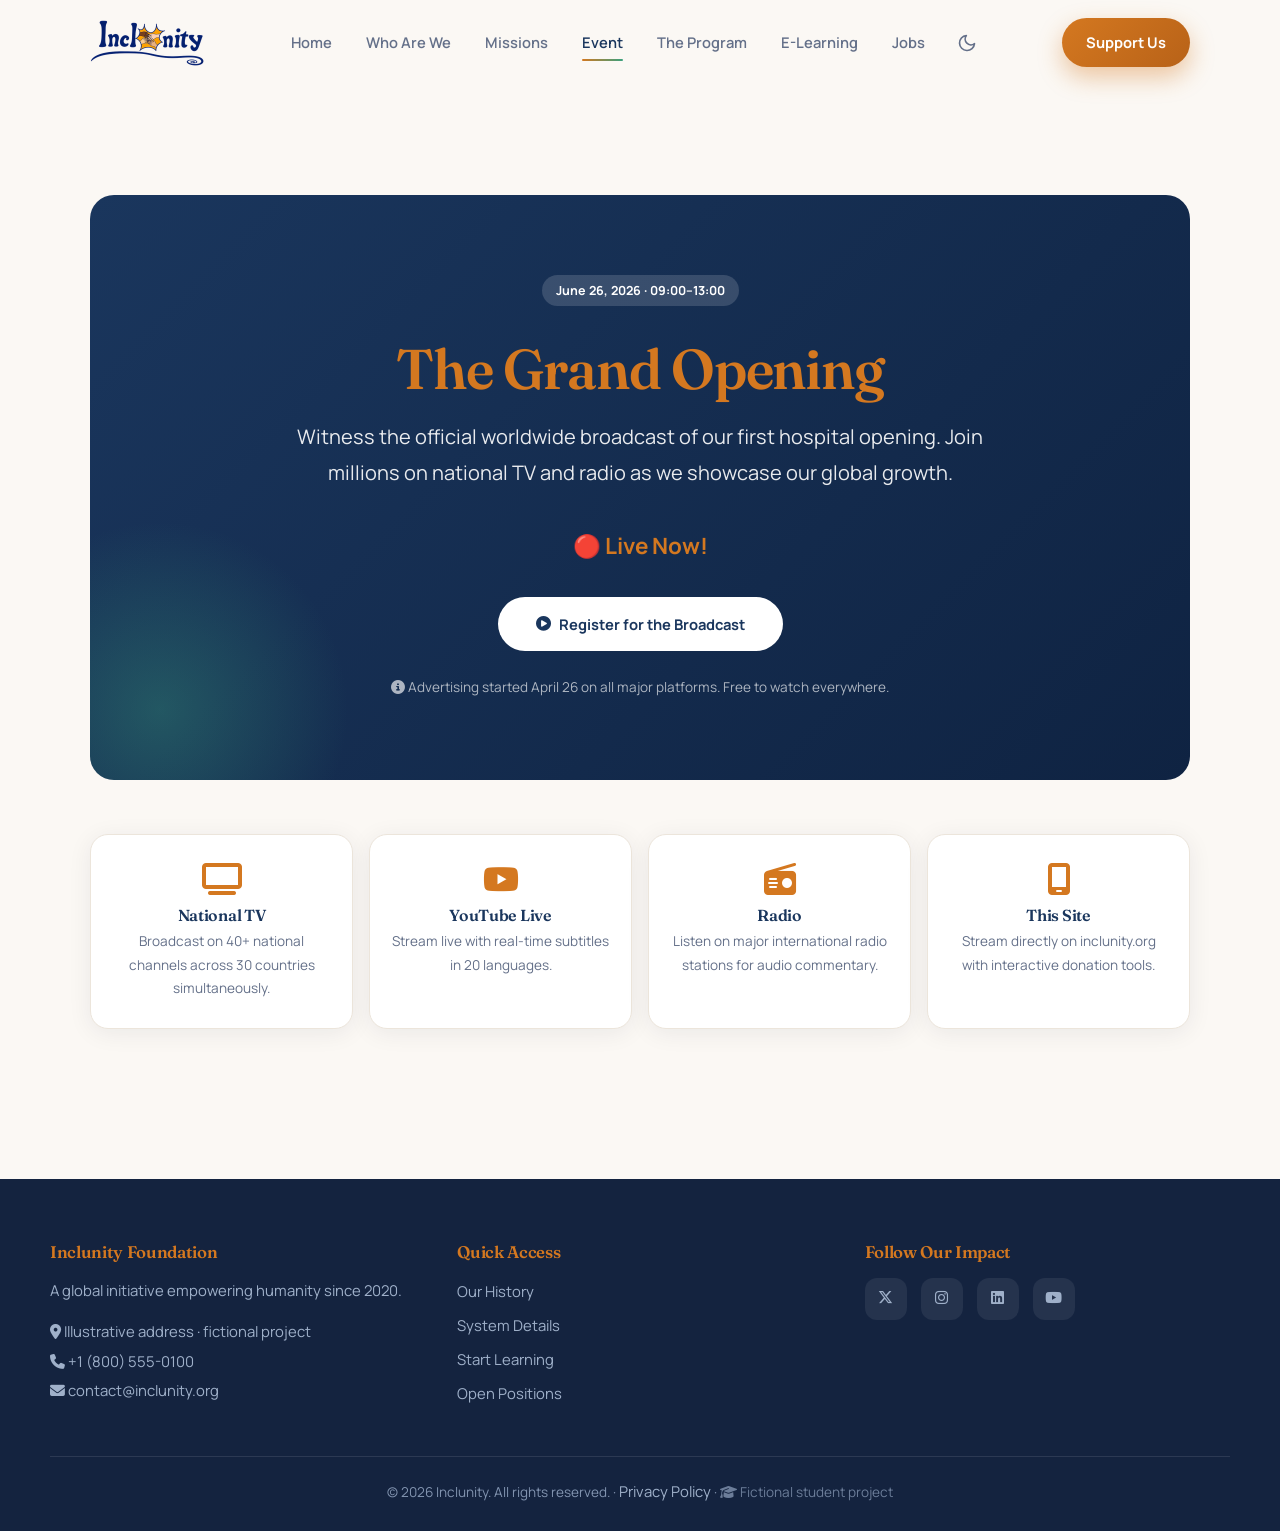
<file: event.html>
<!DOCTYPE html>
<html lang="en">
<head>
<meta charset="UTF-8">
<meta name="viewport" content="width=device-width, initial-scale=1.0, viewport-fit=cover">
<meta name="theme-color" content="#14233f">
<title>The Event | Inclunity</title>
<link rel="preconnect" href="https://fonts.googleapis.com">
<link rel="preconnect" href="https://fonts.gstatic.com" crossorigin>
<link href="https://fonts.googleapis.com/css2?family=Fraunces:opsz,wght@9..144,500;9..144,600;9..144,700&family=Manrope:wght@400;500;600;700&display=swap" rel="stylesheet">
<link rel="stylesheet" href="https://cdnjs.cloudflare.com/ajax/libs/font-awesome/6.5.1/css/all.min.css">
<link rel="stylesheet" href="assets/css/styles.css">
</head>
<body>
<header class="site-header" id="header">
  <div class="bar">
    <a href="index.html" class="brand"><img src="assets/inclunity_logo_web.png" alt="Inclunity" class="brand-logo" style="height:46px;width:auto;display:block"></a>
    <nav class="nav" id="nav" aria-label="Primary">
      <a href="index.html">Home</a>
      <a href="about.html">Who Are We</a>
      <a href="missions.html">Missions</a>
      <a href="event.html" class="active" aria-current="page">Event</a>
      <a href="program.html">The Program</a>
      <a href="elearning.html">E-Learning</a>
      <a href="jobs.html">Jobs</a>
      <button class="nav-theme" id="theme-toggle" type="button" aria-label="Toggle dark mode" title="Toggle dark mode">
        <svg class="ico ico-moon" viewBox="0 0 24 24" fill="none" stroke="currentColor" stroke-width="2" stroke-linecap="round" stroke-linejoin="round" aria-hidden="true"><path d="M21 12.8A9 9 0 1 1 11.2 3a7 7 0 0 0 9.8 9.8z"/></svg>
        <svg class="ico ico-sun" viewBox="0 0 24 24" fill="none" stroke="currentColor" stroke-width="2" stroke-linecap="round" stroke-linejoin="round" aria-hidden="true"><circle cx="12" cy="12" r="4"/><path d="M12 2v2M12 20v2M4.9 4.9l1.4 1.4M17.7 17.7l1.4 1.4M2 12h2M20 12h2M4.9 19.1l1.4-1.4M17.7 6.3l1.4-1.4"/></svg>
      </button>
    </nav>
    <div class="actions">
      <a href="event.html" class="btn btn-accent desktop-only">Support Us</a>
      <button class="hamburger" id="hamburger" type="button" aria-label="Open menu" aria-expanded="false" aria-controls="nav"><span></span><span></span><span></span></button>
    </div>
  </div>
</header>
<main>
  <section class="wrap">
    <div class="event-box reveal">
      <span class="pill warm" style="background:rgba(255,255,255,.15);color:#fff">June 26, 2026 &middot; 09:00&ndash;13:00</span>
      <h1>The Grand Opening</h1>
      <p>Witness the official worldwide broadcast of our first hospital opening. Join millions on national TV and radio as we showcase our global growth.</p>
      <div class="countdown" id="countdown">
        <div class="cd-block"><span class="num" id="cd-days">25</span><span class="lab">Days</span></div>
        <div class="cd-block"><span class="num" id="cd-hours">00</span><span class="lab">Hours</span></div>
        <div class="cd-block"><span class="num" id="cd-min">00</span><span class="lab">Minutes</span></div>
        <div class="cd-block"><span class="num" id="cd-sec">00</span><span class="lab">Seconds</span></div>
      </div>
      <button class="btn btn-light" id="register-btn" style="min-height:54px;padding:16px 38px"><i class="fa-solid fa-circle-play" aria-hidden="true"></i> Register for the Broadcast</button>
      <p style="margin:24px auto 0;font-size:.85rem;opacity:.65"><i class="fa-solid fa-circle-info" aria-hidden="true"></i> Advertising started April 26 on all major platforms. Free to watch everywhere.</p>
    </div>

    <div class="watch-strip">
      <div class="watch-card reveal"><i class="fa-solid fa-tv" aria-hidden="true"></i><h4>National TV</h4><p>Broadcast on 40+ national channels across 30 countries simultaneously.</p></div>
      <div class="watch-card reveal"><i class="fa-brands fa-youtube" aria-hidden="true"></i><h4>YouTube Live</h4><p>Stream live with real-time subtitles in 20 languages.</p></div>
      <div class="watch-card reveal"><i class="fa-solid fa-radio" aria-hidden="true"></i><h4>Radio</h4><p>Listen on major international radio stations for audio commentary.</p></div>
      <div class="watch-card reveal"><i class="fa-solid fa-mobile-screen" aria-hidden="true"></i><h4>This Site</h4><p>Stream directly on inclunity.org with interactive donation tools.</p></div>
    </div>
  </section>
</main>
<footer class="foot">
  <div class="foot-grid">
    <div>
      <h4>Inclunity Foundation</h4>
      <p>A global initiative empowering humanity since 2020.</p>
      <address>
        <div><i class="fa-solid fa-location-dot" aria-hidden="true"></i> Illustrative address &middot; fictional project</div>
        <div><i class="fa-solid fa-phone" aria-hidden="true"></i> +1 (800) 555-0100</div>
        <div><i class="fa-solid fa-envelope" aria-hidden="true"></i> contact@inclunity.org</div>
      </address>
    </div>
    <div>
      <h4>Quick Access</h4>
      <ul>
        <li><a href="about.html">Our History</a></li>
        <li><a href="program.html">System Details</a></li>
        <li><a href="elearning.html">Start Learning</a></li>
        <li><a href="jobs.html">Open Positions</a></li>
      </ul>
    </div>
    <div>
      <h4>Follow Our Impact</h4>
      <nav class="socials" aria-label="Social media">
        <a href="#" aria-label="Twitter / X"><i class="fa-brands fa-x-twitter" aria-hidden="true"></i></a>
        <a href="#" aria-label="Instagram"><i class="fa-brands fa-instagram" aria-hidden="true"></i></a>
        <a href="#" aria-label="LinkedIn"><i class="fa-brands fa-linkedin" aria-hidden="true"></i></a>
        <a href="#" aria-label="YouTube"><i class="fa-brands fa-youtube" aria-hidden="true"></i></a>
      </nav>
    </div>
  </div>
  <div class="copy">&copy; 2026 Inclunity. All rights reserved. &middot; <a href="#">Privacy Policy</a> &middot; <span style="opacity:.8"><i class="fa-solid fa-graduation-cap" aria-hidden="true"></i> Fictional student project</span></div>
</footer>
<button class="totop" id="totop" aria-label="Back to top"><svg viewBox="0 0 24 24" fill="none" stroke="currentColor" stroke-width="2.5" stroke-linecap="round" stroke-linejoin="round" aria-hidden="true"><path d="M12 19V5M5 12l7-7 7 7"/></svg></button>
<script>
/* ============================================================
   INCLUNITY — main.js
   Navigation + thème + micro-interactions + logique par page.
   Header/footer sont en HTML simple dans chaque fichier : ce
   script ne fait qu'ajouter du comportement, jamais le menu lui-même.
   ============================================================ */
(function () {
    'use strict';

    var reduce = window.matchMedia('(prefers-reduced-motion: reduce)').matches;

    /* ---------- MENU (une seule logique) ---------- */
    var header = document.getElementById('header');
    var burger = document.getElementById('hamburger');
    var nav    = document.getElementById('nav');

    if (header && burger && nav) {
        var closeMenu = function () {
            nav.classList.remove('open');
            burger.classList.remove('open');
            burger.setAttribute('aria-expanded', 'false');
            burger.setAttribute('aria-label', 'Open menu');
        };
        burger.addEventListener('click', function (e) {
            e.stopPropagation();
            var open = nav.classList.toggle('open');
            burger.classList.toggle('open', open);
            burger.setAttribute('aria-expanded', String(open));
            burger.setAttribute('aria-label', open ? 'Close menu' : 'Open menu');
        });
        nav.addEventListener('click', function (e) { if (e.target.closest('a')) closeMenu(); });
        document.addEventListener('click', function (e) { if (!header.contains(e.target)) closeMenu(); });
        document.addEventListener('keydown', function (e) { if (e.key === 'Escape') closeMenu(); });
    }

    /* ---------- THÈME (avec mémorisation) ---------- */
    var toggle = document.getElementById('theme-toggle');
    function storedTheme() {
        try { return localStorage.getItem('inclunity-theme'); } catch (e) { return null; }
    }
    function setTheme(t, persist) {
        document.documentElement.setAttribute('data-theme', t);
        if (persist) { try { localStorage.setItem('inclunity-theme', t); } catch (e) {} }
    }
    setTheme(storedTheme() || (window.matchMedia('(prefers-color-scheme: dark)').matches ? 'dark' : 'light'), false);
    if (toggle) {
        toggle.addEventListener('click', function () {
            var next = document.documentElement.getAttribute('data-theme') === 'dark' ? 'light' : 'dark';
            setTheme(next, true);
        });
    }

    /* ---------- SCROLL : ombre header + back-to-top (rAF) ---------- */
    var totop = document.getElementById('totop');
    var ticking = false;
    function onScroll() {
        var s = window.scrollY;
        if (header) header.classList.toggle('scrolled', s > 20);
        if (totop) totop.classList.toggle('show', s > 500);
        ticking = false;
    }
    window.addEventListener('scroll', function () {
        if (!ticking) { window.requestAnimationFrame(onScroll); ticking = true; }
    }, { passive: true });
    onScroll();
    if (totop) totop.addEventListener('click', function () {
        window.scrollTo({ top: 0, behavior: reduce ? 'auto' : 'smooth' });
    });

    /* ---------- APPARITIONS AU SCROLL ---------- */
    var reveals = document.querySelectorAll('.reveal');
    if (reveals.length && 'IntersectionObserver' in window && !reduce) {
        reveals.forEach(function (el) { el.classList.add('is-pre'); }); // masquage posé par le JS uniquement
        var ro = new IntersectionObserver(function (es) {
            es.forEach(function (en) { if (en.isIntersecting) { en.target.classList.add('in'); ro.unobserve(en.target); } });
        }, { threshold: 0.15 });
        reveals.forEach(function (el) { ro.observe(el); });
    }
    /* sans JS / sans IntersectionObserver : .reveal n'est jamais masqué -> contenu visible */

    /* ---------- COMPTEURS ANIMÉS ---------- */
    function animateCount(el) {
        var target = parseInt(el.dataset.count, 10) || 0;
        var suffix = el.dataset.suffix || '';
        var start = null, dur = 1700;
        function frame(ts) {
            if (start === null) start = ts;
            var p = Math.min((ts - start) / dur, 1);
            var eased = 1 - Math.pow(1 - p, 3);
            el.textContent = Math.round(target * eased).toLocaleString('en-US') + suffix;
            if (p < 1) window.requestAnimationFrame(frame);
        }
        window.requestAnimationFrame(frame);
    }
    var counters = document.querySelectorAll('.n[data-count]');
    if (counters.length && 'IntersectionObserver' in window && !reduce) {
        var co = new IntersectionObserver(function (es) {
            es.forEach(function (en) { if (en.isIntersecting) { animateCount(en.target); co.unobserve(en.target); } });
        }, { threshold: 0.5 });
        counters.forEach(function (el) { co.observe(el); });
    } else {
        counters.forEach(function (el) { el.textContent = (parseInt(el.dataset.count, 10) || 0).toLocaleString('en-US') + (el.dataset.suffix || ''); });
    }

    /* ---------- TOAST ---------- */
    var toastWrap = document.getElementById('toast-container');
    if (!toastWrap) { toastWrap = document.createElement('div'); toastWrap.id = 'toast-container'; document.body.appendChild(toastWrap); }
    function showToast(msg, type, duration) {
        type = type || 'default'; duration = duration || 4000;
        var t = document.createElement('div');
        t.className = 'toast ' + type;
        t.setAttribute('role', 'status');
        t.textContent = msg;
        toastWrap.appendChild(t);
        requestAnimationFrame(function () { requestAnimationFrame(function () { t.classList.add('show'); }); });
        setTimeout(function () {
            t.classList.remove('show');
            t.addEventListener('transitionend', function () { t.remove(); }, { once: true });
        }, duration);
    }

    /* ---------- NEWSLETTER ---------- */
    var nlForm = document.getElementById('newsletter-form');
    if (nlForm) {
        nlForm.addEventListener('submit', function (e) {
            e.preventDefault();
            var email = nlForm.querySelector('input[type="email"]');
            if (email && email.value.trim()) { showToast('🎉 Thank you! You\'ll receive our next impact report.', 'success'); nlForm.reset(); }
        });
    }

    /* ---------- BOUTONS "APPLY NOW" ---------- */
    document.querySelectorAll('[data-apply]').forEach(function (a) {
        a.addEventListener('click', function (e) {
            e.preventDefault();
            var card = a.closest('.card') || document;
            var title = card.querySelector('h3');
            showToast('📩 Redirecting to application for ' + (title ? title.textContent : 'this position') + '…', 'info');
        });
    });

    /* ---------- BOUTON "REGISTER" (event) ---------- */
    var regBtn = document.getElementById('register-btn');
    if (regBtn) {
        regBtn.addEventListener('click', function () { showToast('🎬 You\'re registered! Check your email for details.', 'success'); });
    }

    /* ---------- COUNTDOWN (event) ---------- */
    var countdown = document.getElementById('countdown');
    if (countdown) {
        var target = new Date('2026-06-26T09:00:00');
        var pad = function (n) { return String(n).padStart(2, '0'); };
        var cdD = document.getElementById('cd-days');
        var cdH = document.getElementById('cd-hours');
        var cdM = document.getElementById('cd-min');
        var cdS = document.getElementById('cd-sec');
        var tick = function () {
            var diff = target - new Date();
            if (diff <= 0) {
                countdown.innerHTML = '<p style="color:var(--accent);font-size:1.4rem;font-weight:700;">🔴 Live Now!</p>';
                clearInterval(timer); return;
            }
            cdD.textContent = pad(Math.floor(diff / 86400000));
            cdH.textContent = pad(Math.floor((diff % 86400000) / 3600000));
            cdM.textContent = pad(Math.floor((diff % 3600000) / 60000));
            cdS.textContent = pad(Math.floor((diff % 60000) / 1000));
        };
        tick();
        var timer = setInterval(tick, 1000);
    }

    /* ---------- FORMULAIRE CONTRIBUTION (jobs) ---------- */
    var contributeCards  = document.querySelectorAll('.contrib-card');
    var dynamicFields    = document.getElementById('dynamic-fields');
    var contribForm      = document.getElementById('contribute-form');
    var submitBtn        = contribForm ? contribForm.querySelector('.contrib-submit') : null;
    var selectedCategory = document.getElementById('selected-category');

    var fieldConfigs = {
        skills:   { icon: 'fa-chalkboard-user', title: 'Skills & Teaching', fields: [
            { id: 'skill-domain', label: 'Your field', type: 'text', placeholder: 'e.g. English, Python…' },
            { id: 'skill-format', label: 'Format', type: 'select', options: ['Online live', 'Pre-recorded', 'In-person', '1-on-1 mentoring'] },
            { id: 'skill-avail',  label: 'Weekly availability', type: 'text', placeholder: 'e.g. 2h weekends' },
            { id: 'skill-level',  label: 'Level', type: 'select', options: ['Beginner', 'Intermediate', 'Advanced', 'All'] },
            { id: 'skill-detail', label: 'Additional details', type: 'textarea', placeholder: 'Tell us more…', full: true } ] },
        goods:    { icon: 'fa-box-open', title: 'Goods & Equipment', fields: [
            { id: 'goods-type', label: 'Type', type: 'text', placeholder: 'Clothing, Computers…' },
            { id: 'goods-qty',  label: 'Quantity', type: 'text', placeholder: 'e.g. 5 boxes' },
            { id: 'goods-cond', label: 'Condition', type: 'select', options: ['New', 'Like new', 'Good', 'Acceptable'] },
            { id: 'goods-ship', label: 'Pickup / delivery', type: 'select', options: ['Pickup only', 'Local delivery', 'Can ship'] },
            { id: 'goods-desc', label: 'Details', type: 'textarea', placeholder: 'Photos, location…', full: true } ] },
        services: { icon: 'fa-handshake', title: 'Services & Pro Bono', fields: [
            { id: 'svc-type',  label: 'Service', type: 'text', placeholder: 'Legal, Medical, Translation…' },
            { id: 'svc-hours', label: 'Hours/month', type: 'text', placeholder: 'e.g. 4h' },
            { id: 'svc-dur',   label: 'Duration', type: 'select', options: ['One-time', '1-3 months', '3-6 months', 'Ongoing'] },
            { id: 'svc-mode',  label: 'Mode', type: 'select', options: ['Remote', 'In-person', 'Both'] },
            { id: 'svc-desc',  label: 'Describe your offer', type: 'textarea', placeholder: 'What can you bring?', full: true } ] },
        funding:  { icon: 'fa-circle-dollar-to-slot', title: 'Funding & Donations', fields: [
            { id: 'fund-type', label: 'Type', type: 'select', options: ['One-time', 'Monthly', 'Project sponsorship', 'Corporate grant'] },
            { id: 'fund-amt',  label: 'Amount (USD)', type: 'text', placeholder: 'e.g. 500' },
            { id: 'fund-dest', label: 'Destination', type: 'select', options: ['Where most needed', 'Housing', 'E-Learning', 'Healthcare'] },
            { id: 'fund-msg',  label: 'Message', type: 'textarea', placeholder: 'Any notes…', full: true } ] },
        other:    { icon: 'fa-lightbulb', title: 'My Own Idea', fields: [
            { id: 'idea-title', label: 'Title', type: 'text', placeholder: 'Short name' },
            { id: 'idea-reach', label: 'Estimated reach', type: 'text', placeholder: 'How many people?' },
            { id: 'idea-desc',  label: 'Describe your idea', type: 'textarea', placeholder: 'What problem does it solve?', full: true } ] }
    };

    function esc(s) { return String(s).replace(/"/g, '&quot;'); }

    function buildFields(type) {
        if (!dynamicFields) return;
        var cfg = fieldConfigs[type];
        if (!cfg) return;
        var html = '<div class="fields-header"><i class="fa-solid ' + cfg.icon + '" aria-hidden="true"></i>' + cfg.title + '</div><div class="fields-grid">';
        cfg.fields.filter(function (f) { return !f.full; }).forEach(function (f) {
            html += '<div class="field-group"><label for="' + f.id + '">' + f.label + '</label>';
            if (f.type === 'select') {
                html += '<select id="' + f.id + '" name="' + f.id + '">' + f.options.map(function (o) { return '<option>' + o + '</option>'; }).join('') + '</select>';
            } else if (f.type === 'textarea') {
                html += '<textarea id="' + f.id + '" name="' + f.id + '" rows="3" placeholder="' + esc(f.placeholder) + '"></textarea>';
            } else {
                html += '<input type="text" id="' + f.id + '" name="' + f.id + '" placeholder="' + esc(f.placeholder) + '">';
            }
            html += '</div>';
        });
        html += '</div>';
        cfg.fields.filter(function (f) { return f.full; }).forEach(function (f) {
            html += '<div class="field-group full"><label for="' + f.id + '">' + f.label + '</label><textarea id="' + f.id + '" name="' + f.id + '" rows="4" placeholder="' + esc(f.placeholder) + '"></textarea></div>';
        });
        html += '<div class="contact-fields"><div class="field-group"><label for="c-name">Your name</label><input type="text" id="c-name" name="name" autocomplete="name" placeholder="Sophie Martin" required></div><div class="field-group"><label for="c-email">Your email</label><input type="email" id="c-email" name="email" autocomplete="email" placeholder="sophie@example.com" required></div></div>';
        dynamicFields.innerHTML = html;
        dynamicFields.classList.add('visible');
        if (submitBtn) submitBtn.style.display = 'inline-flex';
        if (window.innerWidth <= 768) setTimeout(function () { dynamicFields.scrollIntoView({ behavior: 'smooth', block: 'start' }); }, 350);
    }

    contributeCards.forEach(function (card) {
        function activate() {
            contributeCards.forEach(function (c) { c.classList.remove('selected'); c.setAttribute('aria-pressed', 'false'); });
            card.classList.add('selected'); card.setAttribute('aria-pressed', 'true');
            if (selectedCategory) selectedCategory.value = card.dataset.type;
            buildFields(card.dataset.type);
        }
        card.setAttribute('aria-pressed', 'false');
        card.addEventListener('click', activate);
        card.addEventListener('keydown', function (e) { if (e.key === 'Enter' || e.key === ' ') { e.preventDefault(); activate(); } });
    });

    if (contribForm) {
        contribForm.addEventListener('submit', function (e) {
            e.preventDefault();
            var name = document.getElementById('c-name'), email = document.getElementById('c-email');
            if (!name || !name.value.trim() || !email || !email.value.trim()) { showToast('Please fill in your name and email.', 'default'); return; }
            if (submitBtn) { submitBtn.disabled = true; submitBtn.innerHTML = '<i class="fa-solid fa-spinner fa-spin" aria-hidden="true"></i> Sending…'; }
            setTimeout(function () {
                showToast('✅ Thank you ' + name.value.trim() + '! We\'ll be in touch soon.', 'success', 6000);
                contribForm.reset();
                contributeCards.forEach(function (c) { c.classList.remove('selected'); c.setAttribute('aria-pressed', 'false'); });
                if (dynamicFields) { dynamicFields.classList.remove('visible'); dynamicFields.innerHTML = ''; }
                if (submitBtn) { submitBtn.disabled = false; submitBtn.style.display = 'none'; submitBtn.innerHTML = '<i class="fa-solid fa-paper-plane" aria-hidden="true"></i> Submit my contribution'; }
            }, 1200);
        });
    }

})();
</script>
</body>
</html>
</file>
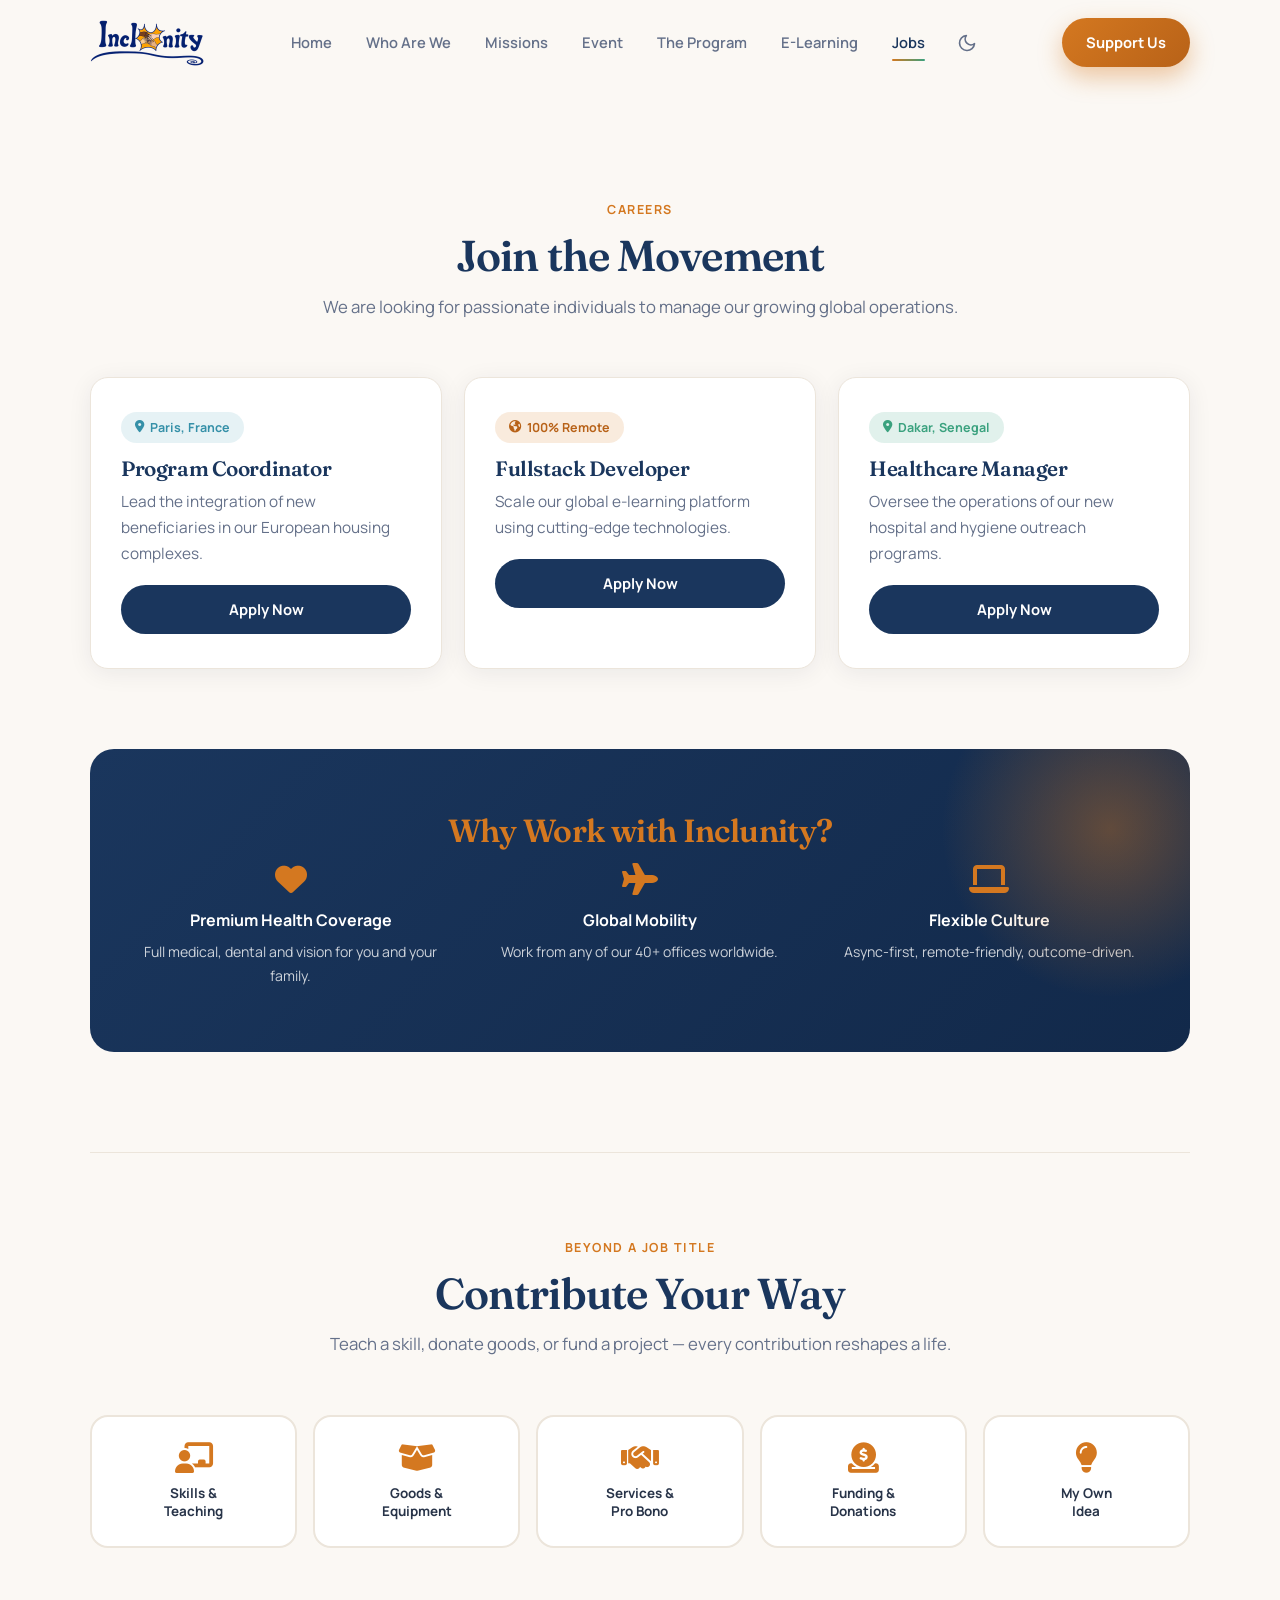
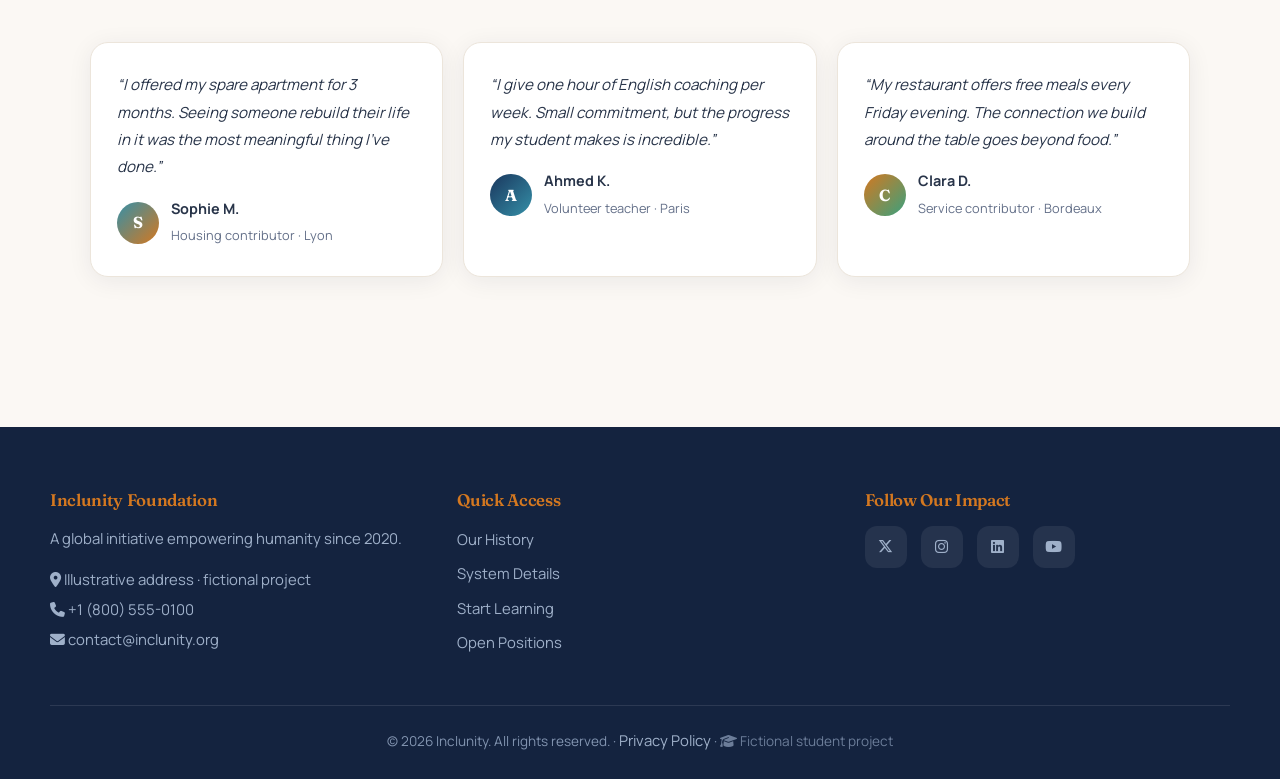
<file: jobs.html>
<!DOCTYPE html>
<html lang="en">
<head>
<meta charset="UTF-8">
<meta name="viewport" content="width=device-width, initial-scale=1.0, viewport-fit=cover">
<meta name="theme-color" content="#14233f">
<title>Careers | Inclunity</title>
<link rel="preconnect" href="https://fonts.googleapis.com">
<link rel="preconnect" href="https://fonts.gstatic.com" crossorigin>
<link href="https://fonts.googleapis.com/css2?family=Fraunces:opsz,wght@9..144,500;9..144,600;9..144,700&family=Manrope:wght@400;500;600;700&display=swap" rel="stylesheet">
<link rel="stylesheet" href="https://cdnjs.cloudflare.com/ajax/libs/font-awesome/6.5.1/css/all.min.css">
<link rel="stylesheet" href="assets/css/styles.css">
</head>
<body>
<header class="site-header" id="header">
  <div class="bar">
    <a href="index.html" class="brand"><img src="assets/inclunity_logo_web.png" alt="Inclunity" class="brand-logo" style="height:46px;width:auto;display:block"></a>
    <nav class="nav" id="nav" aria-label="Primary">
      <a href="index.html">Home</a>
      <a href="about.html">Who Are We</a>
      <a href="missions.html">Missions</a>
      <a href="event.html">Event</a>
      <a href="program.html">The Program</a>
      <a href="elearning.html">E-Learning</a>
      <a href="jobs.html" class="active" aria-current="page">Jobs</a>
      <button class="nav-theme" id="theme-toggle" type="button" aria-label="Toggle dark mode" title="Toggle dark mode">
        <svg class="ico ico-moon" viewBox="0 0 24 24" fill="none" stroke="currentColor" stroke-width="2" stroke-linecap="round" stroke-linejoin="round" aria-hidden="true"><path d="M21 12.8A9 9 0 1 1 11.2 3a7 7 0 0 0 9.8 9.8z"/></svg>
        <svg class="ico ico-sun" viewBox="0 0 24 24" fill="none" stroke="currentColor" stroke-width="2" stroke-linecap="round" stroke-linejoin="round" aria-hidden="true"><circle cx="12" cy="12" r="4"/><path d="M12 2v2M12 20v2M4.9 4.9l1.4 1.4M17.7 17.7l1.4 1.4M2 12h2M20 12h2M4.9 19.1l1.4-1.4M17.7 6.3l1.4-1.4"/></svg>
      </button>
    </nav>
    <div class="actions">
      <a href="event.html" class="btn btn-accent desktop-only">Support Us</a>
      <button class="hamburger" id="hamburger" type="button" aria-label="Open menu" aria-expanded="false" aria-controls="nav"><span></span><span></span><span></span></button>
    </div>
  </div>
</header>
<main>
  <section class="wrap">
    <div class="head reveal">
      <span class="kicker">Careers</span>
      <h2>Join the Movement</h2>
      <p>We are looking for passionate individuals to manage our growing global operations.</p>
    </div>
    <div class="grid">
      <article class="card reveal"><span class="pill"><i class="fa-solid fa-location-dot" aria-hidden="true"></i> Paris, France</span><h3>Program Coordinator</h3><p>Lead the integration of new beneficiaries in our European housing complexes.</p><a href="#" class="btn btn-primary" data-apply style="margin-top:18px;width:100%">Apply Now</a></article>
      <article class="card alt reveal"><span class="pill warm"><i class="fa-solid fa-earth-americas" aria-hidden="true"></i> 100% Remote</span><h3>Fullstack Developer</h3><p>Scale our global e-learning platform using cutting-edge technologies.</p><a href="#" class="btn btn-primary" data-apply style="margin-top:18px;width:100%">Apply Now</a></article>
      <article class="card green reveal"><span class="pill green"><i class="fa-solid fa-location-dot" aria-hidden="true"></i> Dakar, Senegal</span><h3>Healthcare Manager</h3><p>Oversee the operations of our new hospital and hygiene outreach programs.</p><a href="#" class="btn btn-primary" data-apply style="margin-top:18px;width:100%">Apply Now</a></article>
    </div>

    <div class="band reveal">
      <h3>Why Work with Inclunity?</h3>
      <div class="band-grid">
        <div><i class="fa-solid fa-heart ico" aria-hidden="true"></i><strong>Premium Health Coverage</strong><p>Full medical, dental and vision for you and your family.</p></div>
        <div><i class="fa-solid fa-plane ico" aria-hidden="true"></i><strong>Global Mobility</strong><p>Work from any of our 40+ offices worldwide.</p></div>
        <div><i class="fa-solid fa-laptop ico" aria-hidden="true"></i><strong>Flexible Culture</strong><p>Async-first, remote-friendly, outcome-driven.</p></div>
      </div>
    </div>

    <section class="contrib" id="contribute">
      <div class="head reveal">
        <span class="kicker">Beyond a job title</span>
        <h2>Contribute Your Way</h2>
        <p>Teach a skill, donate goods, or fund a project — every contribution reshapes a life.</p>
      </div>
      <form id="contribute-form" novalidate>
        <input type="hidden" id="selected-category" name="category">
        <div class="contrib-grid">
          <div class="contrib-card" data-type="skills" role="button" tabindex="0" aria-label="Skills and Teaching"><i class="fa-solid fa-chalkboard-user" aria-hidden="true"></i><span>Skills &amp;<br>Teaching</span></div>
          <div class="contrib-card" data-type="goods" role="button" tabindex="0" aria-label="Goods"><i class="fa-solid fa-box-open" aria-hidden="true"></i><span>Goods &amp;<br>Equipment</span></div>
          <div class="contrib-card" data-type="services" role="button" tabindex="0" aria-label="Services"><i class="fa-solid fa-handshake" aria-hidden="true"></i><span>Services &amp;<br>Pro Bono</span></div>
          <div class="contrib-card" data-type="funding" role="button" tabindex="0" aria-label="Funding"><i class="fa-solid fa-circle-dollar-to-slot" aria-hidden="true"></i><span>Funding &amp;<br>Donations</span></div>
          <div class="contrib-card" data-type="other" role="button" tabindex="0" aria-label="My idea"><i class="fa-solid fa-lightbulb" aria-hidden="true"></i><span>My Own<br>Idea</span></div>
        </div>
        <div id="dynamic-fields" aria-live="polite"></div>
        <button type="submit" class="contrib-submit"><i class="fa-solid fa-paper-plane" aria-hidden="true"></i> Submit my contribution</button>
      </form>

      <div class="testi-grid">
        <div class="testi reveal"><blockquote>&ldquo;I offered my spare apartment for 3 months. Seeing someone rebuild their life in it was the most meaningful thing I've done.&rdquo;</blockquote><div class="who"><div class="avatar" style="background:linear-gradient(135deg,#3590a8,#d47820)" aria-hidden="true">S</div><div><strong>Sophie M.</strong><span>Housing contributor &middot; Lyon</span></div></div></div>
        <div class="testi reveal"><blockquote>&ldquo;I give one hour of English coaching per week. Small commitment, but the progress my student makes is incredible.&rdquo;</blockquote><div class="who"><div class="avatar" style="background:linear-gradient(135deg,#1a365d,#3590a8)" aria-hidden="true">A</div><div><strong>Ahmed K.</strong><span>Volunteer teacher &middot; Paris</span></div></div></div>
        <div class="testi reveal"><blockquote>&ldquo;My restaurant offers free meals every Friday evening. The connection we build around the table goes beyond food.&rdquo;</blockquote><div class="who"><div class="avatar" style="background:linear-gradient(135deg,#d47820,#3aa17e)" aria-hidden="true">C</div><div><strong>Clara D.</strong><span>Service contributor &middot; Bordeaux</span></div></div></div>
      </div>
    </section>
  </section>
</main>
<footer class="foot">
  <div class="foot-grid">
    <div>
      <h4>Inclunity Foundation</h4>
      <p>A global initiative empowering humanity since 2020.</p>
      <address>
        <div><i class="fa-solid fa-location-dot" aria-hidden="true"></i> Illustrative address &middot; fictional project</div>
        <div><i class="fa-solid fa-phone" aria-hidden="true"></i> +1 (800) 555-0100</div>
        <div><i class="fa-solid fa-envelope" aria-hidden="true"></i> contact@inclunity.org</div>
      </address>
    </div>
    <div>
      <h4>Quick Access</h4>
      <ul>
        <li><a href="about.html">Our History</a></li>
        <li><a href="program.html">System Details</a></li>
        <li><a href="elearning.html">Start Learning</a></li>
        <li><a href="jobs.html">Open Positions</a></li>
      </ul>
    </div>
    <div>
      <h4>Follow Our Impact</h4>
      <nav class="socials" aria-label="Social media">
        <a href="#" aria-label="Twitter / X"><i class="fa-brands fa-x-twitter" aria-hidden="true"></i></a>
        <a href="#" aria-label="Instagram"><i class="fa-brands fa-instagram" aria-hidden="true"></i></a>
        <a href="#" aria-label="LinkedIn"><i class="fa-brands fa-linkedin" aria-hidden="true"></i></a>
        <a href="#" aria-label="YouTube"><i class="fa-brands fa-youtube" aria-hidden="true"></i></a>
      </nav>
    </div>
  </div>
  <div class="copy">&copy; 2026 Inclunity. All rights reserved. &middot; <a href="#">Privacy Policy</a> &middot; <span style="opacity:.8"><i class="fa-solid fa-graduation-cap" aria-hidden="true"></i> Fictional student project</span></div>
</footer>
<button class="totop" id="totop" aria-label="Back to top"><svg viewBox="0 0 24 24" fill="none" stroke="currentColor" stroke-width="2.5" stroke-linecap="round" stroke-linejoin="round" aria-hidden="true"><path d="M12 19V5M5 12l7-7 7 7"/></svg></button>
<script>
/* ============================================================
   INCLUNITY — main.js
   Navigation + thème + micro-interactions + logique par page.
   Header/footer sont en HTML simple dans chaque fichier : ce
   script ne fait qu'ajouter du comportement, jamais le menu lui-même.
   ============================================================ */
(function () {
    'use strict';

    var reduce = window.matchMedia('(prefers-reduced-motion: reduce)').matches;

    /* ---------- MENU (une seule logique) ---------- */
    var header = document.getElementById('header');
    var burger = document.getElementById('hamburger');
    var nav    = document.getElementById('nav');

    if (header && burger && nav) {
        var closeMenu = function () {
            nav.classList.remove('open');
            burger.classList.remove('open');
            burger.setAttribute('aria-expanded', 'false');
            burger.setAttribute('aria-label', 'Open menu');
        };
        burger.addEventListener('click', function (e) {
            e.stopPropagation();
            var open = nav.classList.toggle('open');
            burger.classList.toggle('open', open);
            burger.setAttribute('aria-expanded', String(open));
            burger.setAttribute('aria-label', open ? 'Close menu' : 'Open menu');
        });
        nav.addEventListener('click', function (e) { if (e.target.closest('a')) closeMenu(); });
        document.addEventListener('click', function (e) { if (!header.contains(e.target)) closeMenu(); });
        document.addEventListener('keydown', function (e) { if (e.key === 'Escape') closeMenu(); });
    }

    /* ---------- THÈME (avec mémorisation) ---------- */
    var toggle = document.getElementById('theme-toggle');
    function storedTheme() {
        try { return localStorage.getItem('inclunity-theme'); } catch (e) { return null; }
    }
    function setTheme(t, persist) {
        document.documentElement.setAttribute('data-theme', t);
        if (persist) { try { localStorage.setItem('inclunity-theme', t); } catch (e) {} }
    }
    setTheme(storedTheme() || (window.matchMedia('(prefers-color-scheme: dark)').matches ? 'dark' : 'light'), false);
    if (toggle) {
        toggle.addEventListener('click', function () {
            var next = document.documentElement.getAttribute('data-theme') === 'dark' ? 'light' : 'dark';
            setTheme(next, true);
        });
    }

    /* ---------- SCROLL : ombre header + back-to-top (rAF) ---------- */
    var totop = document.getElementById('totop');
    var ticking = false;
    function onScroll() {
        var s = window.scrollY;
        if (header) header.classList.toggle('scrolled', s > 20);
        if (totop) totop.classList.toggle('show', s > 500);
        ticking = false;
    }
    window.addEventListener('scroll', function () {
        if (!ticking) { window.requestAnimationFrame(onScroll); ticking = true; }
    }, { passive: true });
    onScroll();
    if (totop) totop.addEventListener('click', function () {
        window.scrollTo({ top: 0, behavior: reduce ? 'auto' : 'smooth' });
    });

    /* ---------- APPARITIONS AU SCROLL ---------- */
    var reveals = document.querySelectorAll('.reveal');
    if (reveals.length && 'IntersectionObserver' in window && !reduce) {
        reveals.forEach(function (el) { el.classList.add('is-pre'); }); // masquage posé par le JS uniquement
        var ro = new IntersectionObserver(function (es) {
            es.forEach(function (en) { if (en.isIntersecting) { en.target.classList.add('in'); ro.unobserve(en.target); } });
        }, { threshold: 0.15 });
        reveals.forEach(function (el) { ro.observe(el); });
    }
    /* sans JS / sans IntersectionObserver : .reveal n'est jamais masqué -> contenu visible */

    /* ---------- COMPTEURS ANIMÉS ---------- */
    function animateCount(el) {
        var target = parseInt(el.dataset.count, 10) || 0;
        var suffix = el.dataset.suffix || '';
        var start = null, dur = 1700;
        function frame(ts) {
            if (start === null) start = ts;
            var p = Math.min((ts - start) / dur, 1);
            var eased = 1 - Math.pow(1 - p, 3);
            el.textContent = Math.round(target * eased).toLocaleString('en-US') + suffix;
            if (p < 1) window.requestAnimationFrame(frame);
        }
        window.requestAnimationFrame(frame);
    }
    var counters = document.querySelectorAll('.n[data-count]');
    if (counters.length && 'IntersectionObserver' in window && !reduce) {
        var co = new IntersectionObserver(function (es) {
            es.forEach(function (en) { if (en.isIntersecting) { animateCount(en.target); co.unobserve(en.target); } });
        }, { threshold: 0.5 });
        counters.forEach(function (el) { co.observe(el); });
    } else {
        counters.forEach(function (el) { el.textContent = (parseInt(el.dataset.count, 10) || 0).toLocaleString('en-US') + (el.dataset.suffix || ''); });
    }

    /* ---------- TOAST ---------- */
    var toastWrap = document.getElementById('toast-container');
    if (!toastWrap) { toastWrap = document.createElement('div'); toastWrap.id = 'toast-container'; document.body.appendChild(toastWrap); }
    function showToast(msg, type, duration) {
        type = type || 'default'; duration = duration || 4000;
        var t = document.createElement('div');
        t.className = 'toast ' + type;
        t.setAttribute('role', 'status');
        t.textContent = msg;
        toastWrap.appendChild(t);
        requestAnimationFrame(function () { requestAnimationFrame(function () { t.classList.add('show'); }); });
        setTimeout(function () {
            t.classList.remove('show');
            t.addEventListener('transitionend', function () { t.remove(); }, { once: true });
        }, duration);
    }

    /* ---------- NEWSLETTER ---------- */
    var nlForm = document.getElementById('newsletter-form');
    if (nlForm) {
        nlForm.addEventListener('submit', function (e) {
            e.preventDefault();
            var email = nlForm.querySelector('input[type="email"]');
            if (email && email.value.trim()) { showToast('🎉 Thank you! You\'ll receive our next impact report.', 'success'); nlForm.reset(); }
        });
    }

    /* ---------- BOUTONS "APPLY NOW" ---------- */
    document.querySelectorAll('[data-apply]').forEach(function (a) {
        a.addEventListener('click', function (e) {
            e.preventDefault();
            var card = a.closest('.card') || document;
            var title = card.querySelector('h3');
            showToast('📩 Redirecting to application for ' + (title ? title.textContent : 'this position') + '…', 'info');
        });
    });

    /* ---------- BOUTON "REGISTER" (event) ---------- */
    var regBtn = document.getElementById('register-btn');
    if (regBtn) {
        regBtn.addEventListener('click', function () { showToast('🎬 You\'re registered! Check your email for details.', 'success'); });
    }

    /* ---------- COUNTDOWN (event) ---------- */
    var countdown = document.getElementById('countdown');
    if (countdown) {
        var target = new Date('2026-06-26T09:00:00');
        var pad = function (n) { return String(n).padStart(2, '0'); };
        var cdD = document.getElementById('cd-days');
        var cdH = document.getElementById('cd-hours');
        var cdM = document.getElementById('cd-min');
        var cdS = document.getElementById('cd-sec');
        var tick = function () {
            var diff = target - new Date();
            if (diff <= 0) {
                countdown.innerHTML = '<p style="color:var(--accent);font-size:1.4rem;font-weight:700;">🔴 Live Now!</p>';
                clearInterval(timer); return;
            }
            cdD.textContent = pad(Math.floor(diff / 86400000));
            cdH.textContent = pad(Math.floor((diff % 86400000) / 3600000));
            cdM.textContent = pad(Math.floor((diff % 3600000) / 60000));
            cdS.textContent = pad(Math.floor((diff % 60000) / 1000));
        };
        tick();
        var timer = setInterval(tick, 1000);
    }

    /* ---------- FORMULAIRE CONTRIBUTION (jobs) ---------- */
    var contributeCards  = document.querySelectorAll('.contrib-card');
    var dynamicFields    = document.getElementById('dynamic-fields');
    var contribForm      = document.getElementById('contribute-form');
    var submitBtn        = contribForm ? contribForm.querySelector('.contrib-submit') : null;
    var selectedCategory = document.getElementById('selected-category');

    var fieldConfigs = {
        skills:   { icon: 'fa-chalkboard-user', title: 'Skills & Teaching', fields: [
            { id: 'skill-domain', label: 'Your field', type: 'text', placeholder: 'e.g. English, Python…' },
            { id: 'skill-format', label: 'Format', type: 'select', options: ['Online live', 'Pre-recorded', 'In-person', '1-on-1 mentoring'] },
            { id: 'skill-avail',  label: 'Weekly availability', type: 'text', placeholder: 'e.g. 2h weekends' },
            { id: 'skill-level',  label: 'Level', type: 'select', options: ['Beginner', 'Intermediate', 'Advanced', 'All'] },
            { id: 'skill-detail', label: 'Additional details', type: 'textarea', placeholder: 'Tell us more…', full: true } ] },
        goods:    { icon: 'fa-box-open', title: 'Goods & Equipment', fields: [
            { id: 'goods-type', label: 'Type', type: 'text', placeholder: 'Clothing, Computers…' },
            { id: 'goods-qty',  label: 'Quantity', type: 'text', placeholder: 'e.g. 5 boxes' },
            { id: 'goods-cond', label: 'Condition', type: 'select', options: ['New', 'Like new', 'Good', 'Acceptable'] },
            { id: 'goods-ship', label: 'Pickup / delivery', type: 'select', options: ['Pickup only', 'Local delivery', 'Can ship'] },
            { id: 'goods-desc', label: 'Details', type: 'textarea', placeholder: 'Photos, location…', full: true } ] },
        services: { icon: 'fa-handshake', title: 'Services & Pro Bono', fields: [
            { id: 'svc-type',  label: 'Service', type: 'text', placeholder: 'Legal, Medical, Translation…' },
            { id: 'svc-hours', label: 'Hours/month', type: 'text', placeholder: 'e.g. 4h' },
            { id: 'svc-dur',   label: 'Duration', type: 'select', options: ['One-time', '1-3 months', '3-6 months', 'Ongoing'] },
            { id: 'svc-mode',  label: 'Mode', type: 'select', options: ['Remote', 'In-person', 'Both'] },
            { id: 'svc-desc',  label: 'Describe your offer', type: 'textarea', placeholder: 'What can you bring?', full: true } ] },
        funding:  { icon: 'fa-circle-dollar-to-slot', title: 'Funding & Donations', fields: [
            { id: 'fund-type', label: 'Type', type: 'select', options: ['One-time', 'Monthly', 'Project sponsorship', 'Corporate grant'] },
            { id: 'fund-amt',  label: 'Amount (USD)', type: 'text', placeholder: 'e.g. 500' },
            { id: 'fund-dest', label: 'Destination', type: 'select', options: ['Where most needed', 'Housing', 'E-Learning', 'Healthcare'] },
            { id: 'fund-msg',  label: 'Message', type: 'textarea', placeholder: 'Any notes…', full: true } ] },
        other:    { icon: 'fa-lightbulb', title: 'My Own Idea', fields: [
            { id: 'idea-title', label: 'Title', type: 'text', placeholder: 'Short name' },
            { id: 'idea-reach', label: 'Estimated reach', type: 'text', placeholder: 'How many people?' },
            { id: 'idea-desc',  label: 'Describe your idea', type: 'textarea', placeholder: 'What problem does it solve?', full: true } ] }
    };

    function esc(s) { return String(s).replace(/"/g, '&quot;'); }

    function buildFields(type) {
        if (!dynamicFields) return;
        var cfg = fieldConfigs[type];
        if (!cfg) return;
        var html = '<div class="fields-header"><i class="fa-solid ' + cfg.icon + '" aria-hidden="true"></i>' + cfg.title + '</div><div class="fields-grid">';
        cfg.fields.filter(function (f) { return !f.full; }).forEach(function (f) {
            html += '<div class="field-group"><label for="' + f.id + '">' + f.label + '</label>';
            if (f.type === 'select') {
                html += '<select id="' + f.id + '" name="' + f.id + '">' + f.options.map(function (o) { return '<option>' + o + '</option>'; }).join('') + '</select>';
            } else if (f.type === 'textarea') {
                html += '<textarea id="' + f.id + '" name="' + f.id + '" rows="3" placeholder="' + esc(f.placeholder) + '"></textarea>';
            } else {
                html += '<input type="text" id="' + f.id + '" name="' + f.id + '" placeholder="' + esc(f.placeholder) + '">';
            }
            html += '</div>';
        });
        html += '</div>';
        cfg.fields.filter(function (f) { return f.full; }).forEach(function (f) {
            html += '<div class="field-group full"><label for="' + f.id + '">' + f.label + '</label><textarea id="' + f.id + '" name="' + f.id + '" rows="4" placeholder="' + esc(f.placeholder) + '"></textarea></div>';
        });
        html += '<div class="contact-fields"><div class="field-group"><label for="c-name">Your name</label><input type="text" id="c-name" name="name" autocomplete="name" placeholder="Sophie Martin" required></div><div class="field-group"><label for="c-email">Your email</label><input type="email" id="c-email" name="email" autocomplete="email" placeholder="sophie@example.com" required></div></div>';
        dynamicFields.innerHTML = html;
        dynamicFields.classList.add('visible');
        if (submitBtn) submitBtn.style.display = 'inline-flex';
        if (window.innerWidth <= 768) setTimeout(function () { dynamicFields.scrollIntoView({ behavior: 'smooth', block: 'start' }); }, 350);
    }

    contributeCards.forEach(function (card) {
        function activate() {
            contributeCards.forEach(function (c) { c.classList.remove('selected'); c.setAttribute('aria-pressed', 'false'); });
            card.classList.add('selected'); card.setAttribute('aria-pressed', 'true');
            if (selectedCategory) selectedCategory.value = card.dataset.type;
            buildFields(card.dataset.type);
        }
        card.setAttribute('aria-pressed', 'false');
        card.addEventListener('click', activate);
        card.addEventListener('keydown', function (e) { if (e.key === 'Enter' || e.key === ' ') { e.preventDefault(); activate(); } });
    });

    if (contribForm) {
        contribForm.addEventListener('submit', function (e) {
            e.preventDefault();
            var name = document.getElementById('c-name'), email = document.getElementById('c-email');
            if (!name || !name.value.trim() || !email || !email.value.trim()) { showToast('Please fill in your name and email.', 'default'); return; }
            if (submitBtn) { submitBtn.disabled = true; submitBtn.innerHTML = '<i class="fa-solid fa-spinner fa-spin" aria-hidden="true"></i> Sending…'; }
            setTimeout(function () {
                showToast('✅ Thank you ' + name.value.trim() + '! We\'ll be in touch soon.', 'success', 6000);
                contribForm.reset();
                contributeCards.forEach(function (c) { c.classList.remove('selected'); c.setAttribute('aria-pressed', 'false'); });
                if (dynamicFields) { dynamicFields.classList.remove('visible'); dynamicFields.innerHTML = ''; }
                if (submitBtn) { submitBtn.disabled = false; submitBtn.style.display = 'none'; submitBtn.innerHTML = '<i class="fa-solid fa-paper-plane" aria-hidden="true"></i> Submit my contribution'; }
            }, 1200);
        });
    }

})();
</script>
</body>
</html>
</file>
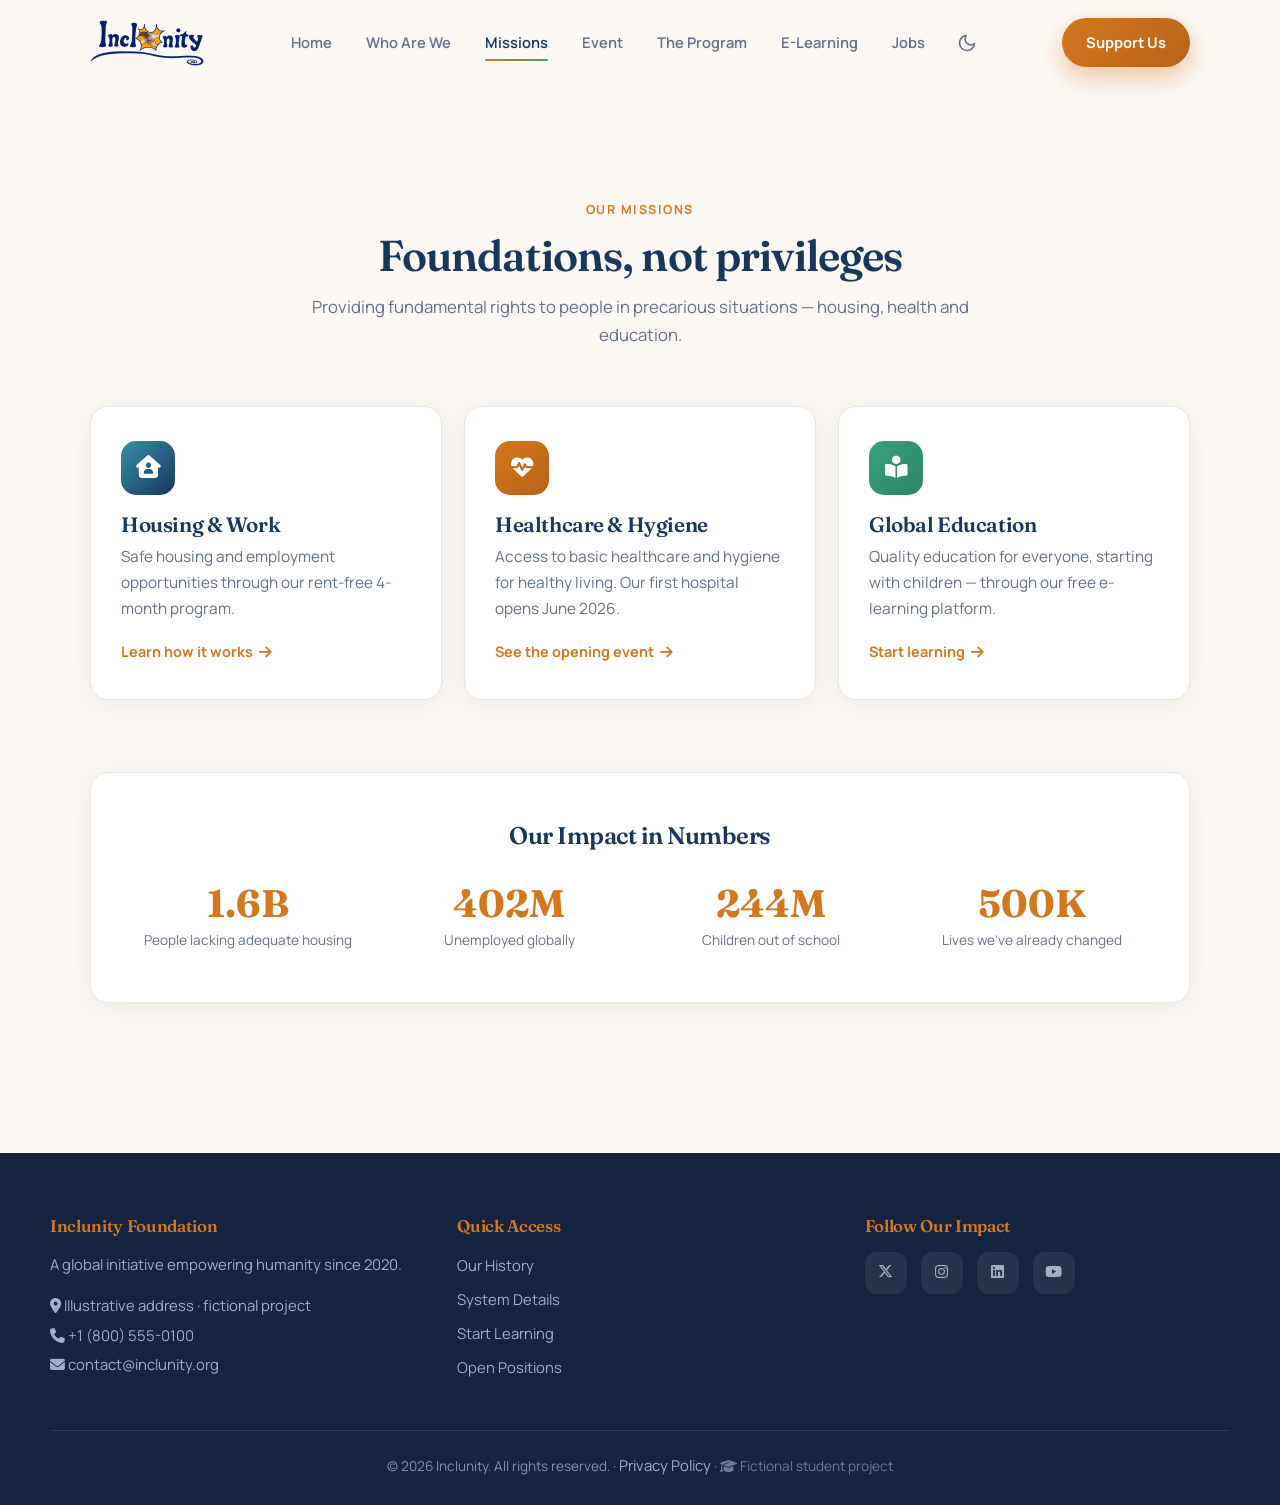
<file: missions.html>
<!DOCTYPE html>
<html lang="en">
<head>
<meta charset="UTF-8">
<meta name="viewport" content="width=device-width, initial-scale=1.0, viewport-fit=cover">
<meta name="theme-color" content="#14233f">
<title>Missions | Inclunity</title>
<link rel="preconnect" href="https://fonts.googleapis.com">
<link rel="preconnect" href="https://fonts.gstatic.com" crossorigin>
<link href="https://fonts.googleapis.com/css2?family=Fraunces:opsz,wght@9..144,500;9..144,600;9..144,700&family=Manrope:wght@400;500;600;700&display=swap" rel="stylesheet">
<link rel="stylesheet" href="https://cdnjs.cloudflare.com/ajax/libs/font-awesome/6.5.1/css/all.min.css">
<link rel="stylesheet" href="assets/css/styles.css">
</head>
<body>
<header class="site-header" id="header">
  <div class="bar">
    <a href="index.html" class="brand"><img src="assets/inclunity_logo_web.png" alt="Inclunity" class="brand-logo" style="height:46px;width:auto;display:block"></a>
    <nav class="nav" id="nav" aria-label="Primary">
      <a href="index.html">Home</a>
      <a href="about.html">Who Are We</a>
      <a href="missions.html" class="active" aria-current="page">Missions</a>
      <a href="event.html">Event</a>
      <a href="program.html">The Program</a>
      <a href="elearning.html">E-Learning</a>
      <a href="jobs.html">Jobs</a>
      <button class="nav-theme" id="theme-toggle" type="button" aria-label="Toggle dark mode" title="Toggle dark mode">
        <svg class="ico ico-moon" viewBox="0 0 24 24" fill="none" stroke="currentColor" stroke-width="2" stroke-linecap="round" stroke-linejoin="round" aria-hidden="true"><path d="M21 12.8A9 9 0 1 1 11.2 3a7 7 0 0 0 9.8 9.8z"/></svg>
        <svg class="ico ico-sun" viewBox="0 0 24 24" fill="none" stroke="currentColor" stroke-width="2" stroke-linecap="round" stroke-linejoin="round" aria-hidden="true"><circle cx="12" cy="12" r="4"/><path d="M12 2v2M12 20v2M4.9 4.9l1.4 1.4M17.7 17.7l1.4 1.4M2 12h2M20 12h2M4.9 19.1l1.4-1.4M17.7 6.3l1.4-1.4"/></svg>
      </button>
    </nav>
    <div class="actions">
      <a href="event.html" class="btn btn-accent desktop-only">Support Us</a>
      <button class="hamburger" id="hamburger" type="button" aria-label="Open menu" aria-expanded="false" aria-controls="nav"><span></span><span></span><span></span></button>
    </div>
  </div>
</header>
<main>
  <section class="wrap">
    <div class="head reveal">
      <span class="kicker">Our missions</span>
      <h2>Foundations, not privileges</h2>
      <p>Providing fundamental rights to people in precarious situations — housing, health and education.</p>
    </div>
    <div class="grid">
      <article class="card reveal"><div class="ico"><i class="fa-solid fa-house-user" aria-hidden="true"></i></div><h3>Housing &amp; Work</h3><p>Safe housing and employment opportunities through our rent-free 4-month program.</p><a href="program.html" class="more">Learn how it works <i class="fa-solid fa-arrow-right" aria-hidden="true"></i></a></article>
      <article class="card alt reveal"><div class="ico"><i class="fa-solid fa-heart-pulse" aria-hidden="true"></i></div><h3>Healthcare &amp; Hygiene</h3><p>Access to basic healthcare and hygiene for healthy living. Our first hospital opens June 2026.</p><a href="event.html" class="more">See the opening event <i class="fa-solid fa-arrow-right" aria-hidden="true"></i></a></article>
      <article class="card green reveal"><div class="ico"><i class="fa-solid fa-book-open-reader" aria-hidden="true"></i></div><h3>Global Education</h3><p>Quality education for everyone, starting with children — through our free e-learning platform.</p><a href="elearning.html" class="more">Start learning <i class="fa-solid fa-arrow-right" aria-hidden="true"></i></a></article>
    </div>

    <div class="numbers reveal">
      <h3>Our Impact in Numbers</h3>
      <div class="row">
        <div><div class="big">1.6B</div><div class="cap">People lacking adequate housing</div></div>
        <div><div class="big">402M</div><div class="cap">Unemployed globally</div></div>
        <div><div class="big">244M</div><div class="cap">Children out of school</div></div>
        <div><div class="big">500K</div><div class="cap">Lives we've already changed</div></div>
      </div>
    </div>
  </section>
</main>
<footer class="foot">
  <div class="foot-grid">
    <div>
      <h4>Inclunity Foundation</h4>
      <p>A global initiative empowering humanity since 2020.</p>
      <address>
        <div><i class="fa-solid fa-location-dot" aria-hidden="true"></i> Illustrative address &middot; fictional project</div>
        <div><i class="fa-solid fa-phone" aria-hidden="true"></i> +1 (800) 555-0100</div>
        <div><i class="fa-solid fa-envelope" aria-hidden="true"></i> contact@inclunity.org</div>
      </address>
    </div>
    <div>
      <h4>Quick Access</h4>
      <ul>
        <li><a href="about.html">Our History</a></li>
        <li><a href="program.html">System Details</a></li>
        <li><a href="elearning.html">Start Learning</a></li>
        <li><a href="jobs.html">Open Positions</a></li>
      </ul>
    </div>
    <div>
      <h4>Follow Our Impact</h4>
      <nav class="socials" aria-label="Social media">
        <a href="#" aria-label="Twitter / X"><i class="fa-brands fa-x-twitter" aria-hidden="true"></i></a>
        <a href="#" aria-label="Instagram"><i class="fa-brands fa-instagram" aria-hidden="true"></i></a>
        <a href="#" aria-label="LinkedIn"><i class="fa-brands fa-linkedin" aria-hidden="true"></i></a>
        <a href="#" aria-label="YouTube"><i class="fa-brands fa-youtube" aria-hidden="true"></i></a>
      </nav>
    </div>
  </div>
  <div class="copy">&copy; 2026 Inclunity. All rights reserved. &middot; <a href="#">Privacy Policy</a> &middot; <span style="opacity:.8"><i class="fa-solid fa-graduation-cap" aria-hidden="true"></i> Fictional student project</span></div>
</footer>
<button class="totop" id="totop" aria-label="Back to top"><svg viewBox="0 0 24 24" fill="none" stroke="currentColor" stroke-width="2.5" stroke-linecap="round" stroke-linejoin="round" aria-hidden="true"><path d="M12 19V5M5 12l7-7 7 7"/></svg></button>
<script>
/* ============================================================
   INCLUNITY — main.js
   Navigation + thème + micro-interactions + logique par page.
   Header/footer sont en HTML simple dans chaque fichier : ce
   script ne fait qu'ajouter du comportement, jamais le menu lui-même.
   ============================================================ */
(function () {
    'use strict';

    var reduce = window.matchMedia('(prefers-reduced-motion: reduce)').matches;

    /* ---------- MENU (une seule logique) ---------- */
    var header = document.getElementById('header');
    var burger = document.getElementById('hamburger');
    var nav    = document.getElementById('nav');

    if (header && burger && nav) {
        var closeMenu = function () {
            nav.classList.remove('open');
            burger.classList.remove('open');
            burger.setAttribute('aria-expanded', 'false');
            burger.setAttribute('aria-label', 'Open menu');
        };
        burger.addEventListener('click', function (e) {
            e.stopPropagation();
            var open = nav.classList.toggle('open');
            burger.classList.toggle('open', open);
            burger.setAttribute('aria-expanded', String(open));
            burger.setAttribute('aria-label', open ? 'Close menu' : 'Open menu');
        });
        nav.addEventListener('click', function (e) { if (e.target.closest('a')) closeMenu(); });
        document.addEventListener('click', function (e) { if (!header.contains(e.target)) closeMenu(); });
        document.addEventListener('keydown', function (e) { if (e.key === 'Escape') closeMenu(); });
    }

    /* ---------- THÈME (avec mémorisation) ---------- */
    var toggle = document.getElementById('theme-toggle');
    function storedTheme() {
        try { return localStorage.getItem('inclunity-theme'); } catch (e) { return null; }
    }
    function setTheme(t, persist) {
        document.documentElement.setAttribute('data-theme', t);
        if (persist) { try { localStorage.setItem('inclunity-theme', t); } catch (e) {} }
    }
    setTheme(storedTheme() || (window.matchMedia('(prefers-color-scheme: dark)').matches ? 'dark' : 'light'), false);
    if (toggle) {
        toggle.addEventListener('click', function () {
            var next = document.documentElement.getAttribute('data-theme') === 'dark' ? 'light' : 'dark';
            setTheme(next, true);
        });
    }

    /* ---------- SCROLL : ombre header + back-to-top (rAF) ---------- */
    var totop = document.getElementById('totop');
    var ticking = false;
    function onScroll() {
        var s = window.scrollY;
        if (header) header.classList.toggle('scrolled', s > 20);
        if (totop) totop.classList.toggle('show', s > 500);
        ticking = false;
    }
    window.addEventListener('scroll', function () {
        if (!ticking) { window.requestAnimationFrame(onScroll); ticking = true; }
    }, { passive: true });
    onScroll();
    if (totop) totop.addEventListener('click', function () {
        window.scrollTo({ top: 0, behavior: reduce ? 'auto' : 'smooth' });
    });

    /* ---------- APPARITIONS AU SCROLL ---------- */
    var reveals = document.querySelectorAll('.reveal');
    if (reveals.length && 'IntersectionObserver' in window && !reduce) {
        reveals.forEach(function (el) { el.classList.add('is-pre'); }); // masquage posé par le JS uniquement
        var ro = new IntersectionObserver(function (es) {
            es.forEach(function (en) { if (en.isIntersecting) { en.target.classList.add('in'); ro.unobserve(en.target); } });
        }, { threshold: 0.15 });
        reveals.forEach(function (el) { ro.observe(el); });
    }
    /* sans JS / sans IntersectionObserver : .reveal n'est jamais masqué -> contenu visible */

    /* ---------- COMPTEURS ANIMÉS ---------- */
    function animateCount(el) {
        var target = parseInt(el.dataset.count, 10) || 0;
        var suffix = el.dataset.suffix || '';
        var start = null, dur = 1700;
        function frame(ts) {
            if (start === null) start = ts;
            var p = Math.min((ts - start) / dur, 1);
            var eased = 1 - Math.pow(1 - p, 3);
            el.textContent = Math.round(target * eased).toLocaleString('en-US') + suffix;
            if (p < 1) window.requestAnimationFrame(frame);
        }
        window.requestAnimationFrame(frame);
    }
    var counters = document.querySelectorAll('.n[data-count]');
    if (counters.length && 'IntersectionObserver' in window && !reduce) {
        var co = new IntersectionObserver(function (es) {
            es.forEach(function (en) { if (en.isIntersecting) { animateCount(en.target); co.unobserve(en.target); } });
        }, { threshold: 0.5 });
        counters.forEach(function (el) { co.observe(el); });
    } else {
        counters.forEach(function (el) { el.textContent = (parseInt(el.dataset.count, 10) || 0).toLocaleString('en-US') + (el.dataset.suffix || ''); });
    }

    /* ---------- TOAST ---------- */
    var toastWrap = document.getElementById('toast-container');
    if (!toastWrap) { toastWrap = document.createElement('div'); toastWrap.id = 'toast-container'; document.body.appendChild(toastWrap); }
    function showToast(msg, type, duration) {
        type = type || 'default'; duration = duration || 4000;
        var t = document.createElement('div');
        t.className = 'toast ' + type;
        t.setAttribute('role', 'status');
        t.textContent = msg;
        toastWrap.appendChild(t);
        requestAnimationFrame(function () { requestAnimationFrame(function () { t.classList.add('show'); }); });
        setTimeout(function () {
            t.classList.remove('show');
            t.addEventListener('transitionend', function () { t.remove(); }, { once: true });
        }, duration);
    }

    /* ---------- NEWSLETTER ---------- */
    var nlForm = document.getElementById('newsletter-form');
    if (nlForm) {
        nlForm.addEventListener('submit', function (e) {
            e.preventDefault();
            var email = nlForm.querySelector('input[type="email"]');
            if (email && email.value.trim()) { showToast('🎉 Thank you! You\'ll receive our next impact report.', 'success'); nlForm.reset(); }
        });
    }

    /* ---------- BOUTONS "APPLY NOW" ---------- */
    document.querySelectorAll('[data-apply]').forEach(function (a) {
        a.addEventListener('click', function (e) {
            e.preventDefault();
            var card = a.closest('.card') || document;
            var title = card.querySelector('h3');
            showToast('📩 Redirecting to application for ' + (title ? title.textContent : 'this position') + '…', 'info');
        });
    });

    /* ---------- BOUTON "REGISTER" (event) ---------- */
    var regBtn = document.getElementById('register-btn');
    if (regBtn) {
        regBtn.addEventListener('click', function () { showToast('🎬 You\'re registered! Check your email for details.', 'success'); });
    }

    /* ---------- COUNTDOWN (event) ---------- */
    var countdown = document.getElementById('countdown');
    if (countdown) {
        var target = new Date('2026-06-26T09:00:00');
        var pad = function (n) { return String(n).padStart(2, '0'); };
        var cdD = document.getElementById('cd-days');
        var cdH = document.getElementById('cd-hours');
        var cdM = document.getElementById('cd-min');
        var cdS = document.getElementById('cd-sec');
        var tick = function () {
            var diff = target - new Date();
            if (diff <= 0) {
                countdown.innerHTML = '<p style="color:var(--accent);font-size:1.4rem;font-weight:700;">🔴 Live Now!</p>';
                clearInterval(timer); return;
            }
            cdD.textContent = pad(Math.floor(diff / 86400000));
            cdH.textContent = pad(Math.floor((diff % 86400000) / 3600000));
            cdM.textContent = pad(Math.floor((diff % 3600000) / 60000));
            cdS.textContent = pad(Math.floor((diff % 60000) / 1000));
        };
        tick();
        var timer = setInterval(tick, 1000);
    }

    /* ---------- FORMULAIRE CONTRIBUTION (jobs) ---------- */
    var contributeCards  = document.querySelectorAll('.contrib-card');
    var dynamicFields    = document.getElementById('dynamic-fields');
    var contribForm      = document.getElementById('contribute-form');
    var submitBtn        = contribForm ? contribForm.querySelector('.contrib-submit') : null;
    var selectedCategory = document.getElementById('selected-category');

    var fieldConfigs = {
        skills:   { icon: 'fa-chalkboard-user', title: 'Skills & Teaching', fields: [
            { id: 'skill-domain', label: 'Your field', type: 'text', placeholder: 'e.g. English, Python…' },
            { id: 'skill-format', label: 'Format', type: 'select', options: ['Online live', 'Pre-recorded', 'In-person', '1-on-1 mentoring'] },
            { id: 'skill-avail',  label: 'Weekly availability', type: 'text', placeholder: 'e.g. 2h weekends' },
            { id: 'skill-level',  label: 'Level', type: 'select', options: ['Beginner', 'Intermediate', 'Advanced', 'All'] },
            { id: 'skill-detail', label: 'Additional details', type: 'textarea', placeholder: 'Tell us more…', full: true } ] },
        goods:    { icon: 'fa-box-open', title: 'Goods & Equipment', fields: [
            { id: 'goods-type', label: 'Type', type: 'text', placeholder: 'Clothing, Computers…' },
            { id: 'goods-qty',  label: 'Quantity', type: 'text', placeholder: 'e.g. 5 boxes' },
            { id: 'goods-cond', label: 'Condition', type: 'select', options: ['New', 'Like new', 'Good', 'Acceptable'] },
            { id: 'goods-ship', label: 'Pickup / delivery', type: 'select', options: ['Pickup only', 'Local delivery', 'Can ship'] },
            { id: 'goods-desc', label: 'Details', type: 'textarea', placeholder: 'Photos, location…', full: true } ] },
        services: { icon: 'fa-handshake', title: 'Services & Pro Bono', fields: [
            { id: 'svc-type',  label: 'Service', type: 'text', placeholder: 'Legal, Medical, Translation…' },
            { id: 'svc-hours', label: 'Hours/month', type: 'text', placeholder: 'e.g. 4h' },
            { id: 'svc-dur',   label: 'Duration', type: 'select', options: ['One-time', '1-3 months', '3-6 months', 'Ongoing'] },
            { id: 'svc-mode',  label: 'Mode', type: 'select', options: ['Remote', 'In-person', 'Both'] },
            { id: 'svc-desc',  label: 'Describe your offer', type: 'textarea', placeholder: 'What can you bring?', full: true } ] },
        funding:  { icon: 'fa-circle-dollar-to-slot', title: 'Funding & Donations', fields: [
            { id: 'fund-type', label: 'Type', type: 'select', options: ['One-time', 'Monthly', 'Project sponsorship', 'Corporate grant'] },
            { id: 'fund-amt',  label: 'Amount (USD)', type: 'text', placeholder: 'e.g. 500' },
            { id: 'fund-dest', label: 'Destination', type: 'select', options: ['Where most needed', 'Housing', 'E-Learning', 'Healthcare'] },
            { id: 'fund-msg',  label: 'Message', type: 'textarea', placeholder: 'Any notes…', full: true } ] },
        other:    { icon: 'fa-lightbulb', title: 'My Own Idea', fields: [
            { id: 'idea-title', label: 'Title', type: 'text', placeholder: 'Short name' },
            { id: 'idea-reach', label: 'Estimated reach', type: 'text', placeholder: 'How many people?' },
            { id: 'idea-desc',  label: 'Describe your idea', type: 'textarea', placeholder: 'What problem does it solve?', full: true } ] }
    };

    function esc(s) { return String(s).replace(/"/g, '&quot;'); }

    function buildFields(type) {
        if (!dynamicFields) return;
        var cfg = fieldConfigs[type];
        if (!cfg) return;
        var html = '<div class="fields-header"><i class="fa-solid ' + cfg.icon + '" aria-hidden="true"></i>' + cfg.title + '</div><div class="fields-grid">';
        cfg.fields.filter(function (f) { return !f.full; }).forEach(function (f) {
            html += '<div class="field-group"><label for="' + f.id + '">' + f.label + '</label>';
            if (f.type === 'select') {
                html += '<select id="' + f.id + '" name="' + f.id + '">' + f.options.map(function (o) { return '<option>' + o + '</option>'; }).join('') + '</select>';
            } else if (f.type === 'textarea') {
                html += '<textarea id="' + f.id + '" name="' + f.id + '" rows="3" placeholder="' + esc(f.placeholder) + '"></textarea>';
            } else {
                html += '<input type="text" id="' + f.id + '" name="' + f.id + '" placeholder="' + esc(f.placeholder) + '">';
            }
            html += '</div>';
        });
        html += '</div>';
        cfg.fields.filter(function (f) { return f.full; }).forEach(function (f) {
            html += '<div class="field-group full"><label for="' + f.id + '">' + f.label + '</label><textarea id="' + f.id + '" name="' + f.id + '" rows="4" placeholder="' + esc(f.placeholder) + '"></textarea></div>';
        });
        html += '<div class="contact-fields"><div class="field-group"><label for="c-name">Your name</label><input type="text" id="c-name" name="name" autocomplete="name" placeholder="Sophie Martin" required></div><div class="field-group"><label for="c-email">Your email</label><input type="email" id="c-email" name="email" autocomplete="email" placeholder="sophie@example.com" required></div></div>';
        dynamicFields.innerHTML = html;
        dynamicFields.classList.add('visible');
        if (submitBtn) submitBtn.style.display = 'inline-flex';
        if (window.innerWidth <= 768) setTimeout(function () { dynamicFields.scrollIntoView({ behavior: 'smooth', block: 'start' }); }, 350);
    }

    contributeCards.forEach(function (card) {
        function activate() {
            contributeCards.forEach(function (c) { c.classList.remove('selected'); c.setAttribute('aria-pressed', 'false'); });
            card.classList.add('selected'); card.setAttribute('aria-pressed', 'true');
            if (selectedCategory) selectedCategory.value = card.dataset.type;
            buildFields(card.dataset.type);
        }
        card.setAttribute('aria-pressed', 'false');
        card.addEventListener('click', activate);
        card.addEventListener('keydown', function (e) { if (e.key === 'Enter' || e.key === ' ') { e.preventDefault(); activate(); } });
    });

    if (contribForm) {
        contribForm.addEventListener('submit', function (e) {
            e.preventDefault();
            var name = document.getElementById('c-name'), email = document.getElementById('c-email');
            if (!name || !name.value.trim() || !email || !email.value.trim()) { showToast('Please fill in your name and email.', 'default'); return; }
            if (submitBtn) { submitBtn.disabled = true; submitBtn.innerHTML = '<i class="fa-solid fa-spinner fa-spin" aria-hidden="true"></i> Sending…'; }
            setTimeout(function () {
                showToast('✅ Thank you ' + name.value.trim() + '! We\'ll be in touch soon.', 'success', 6000);
                contribForm.reset();
                contributeCards.forEach(function (c) { c.classList.remove('selected'); c.setAttribute('aria-pressed', 'false'); });
                if (dynamicFields) { dynamicFields.classList.remove('visible'); dynamicFields.innerHTML = ''; }
                if (submitBtn) { submitBtn.disabled = false; submitBtn.style.display = 'none'; submitBtn.innerHTML = '<i class="fa-solid fa-paper-plane" aria-hidden="true"></i> Submit my contribution'; }
            }, 1200);
        });
    }

})();
</script>
</body>
</html>
</file>
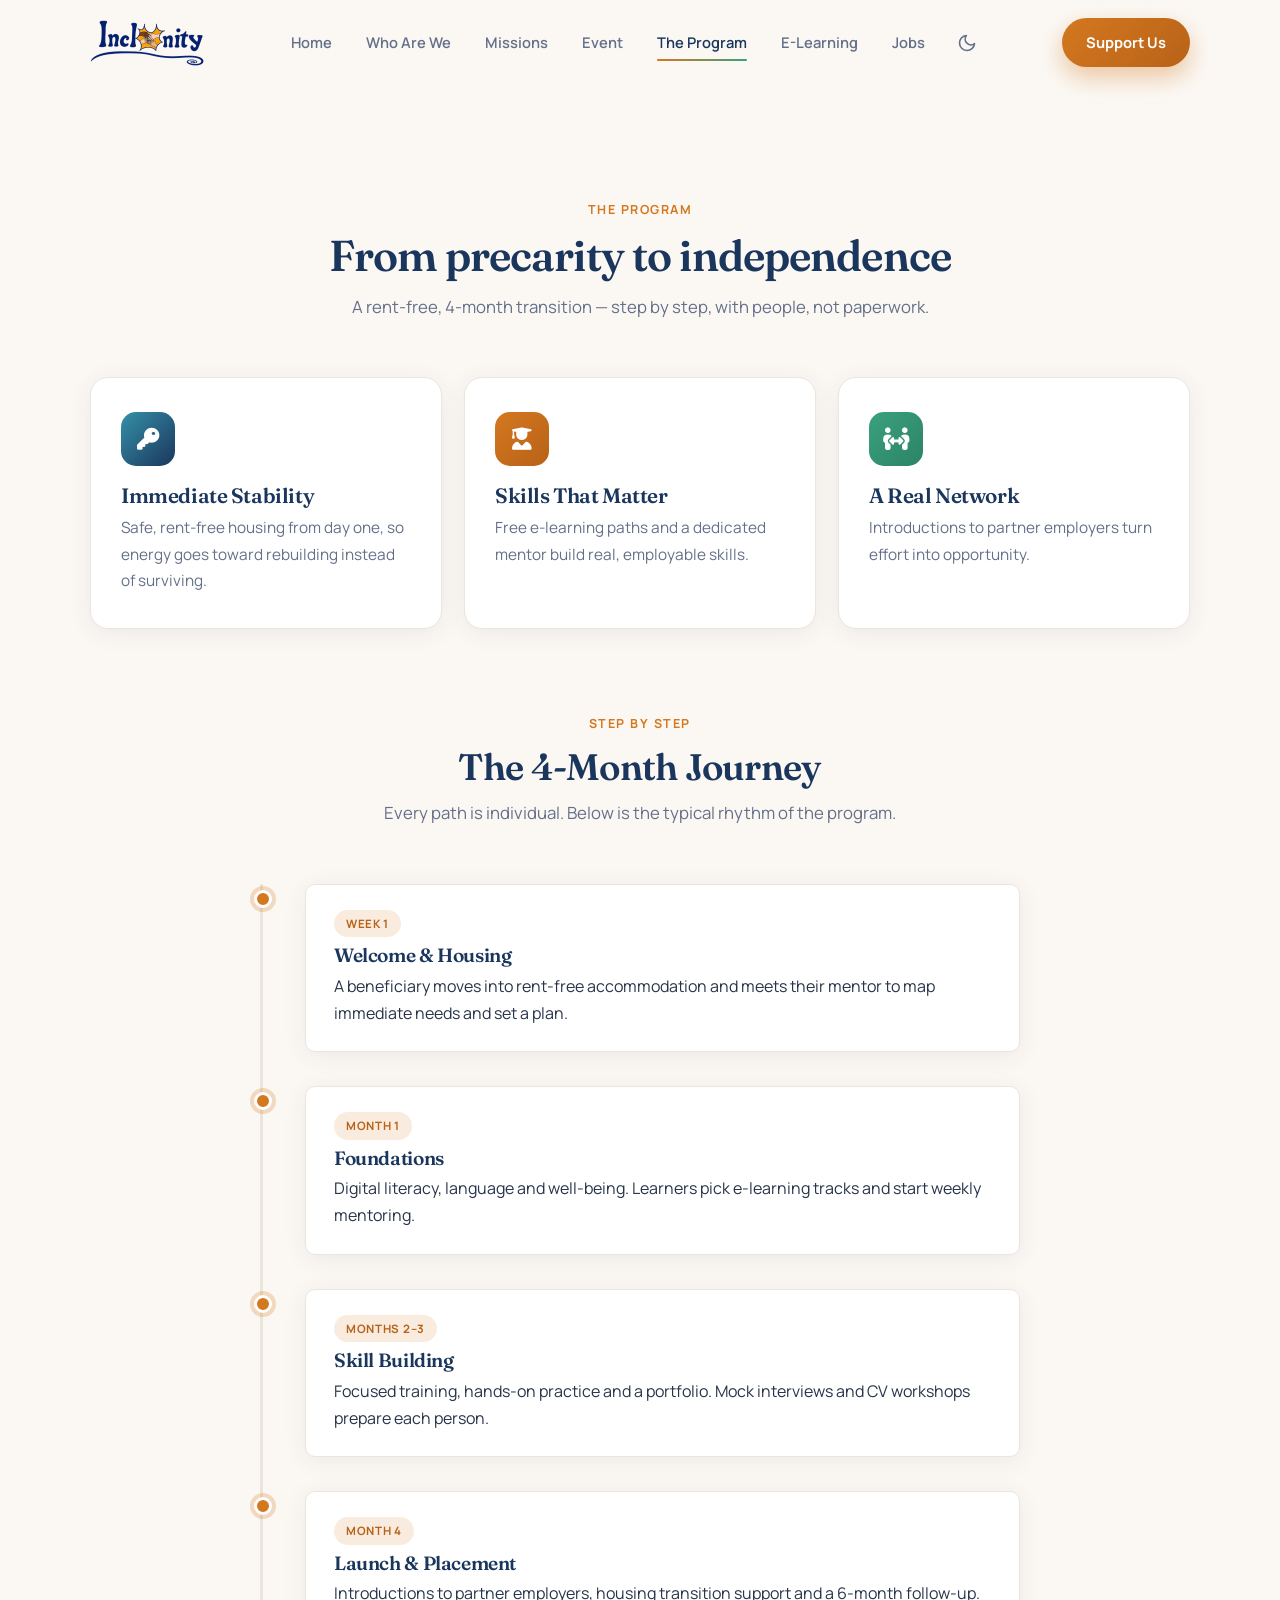
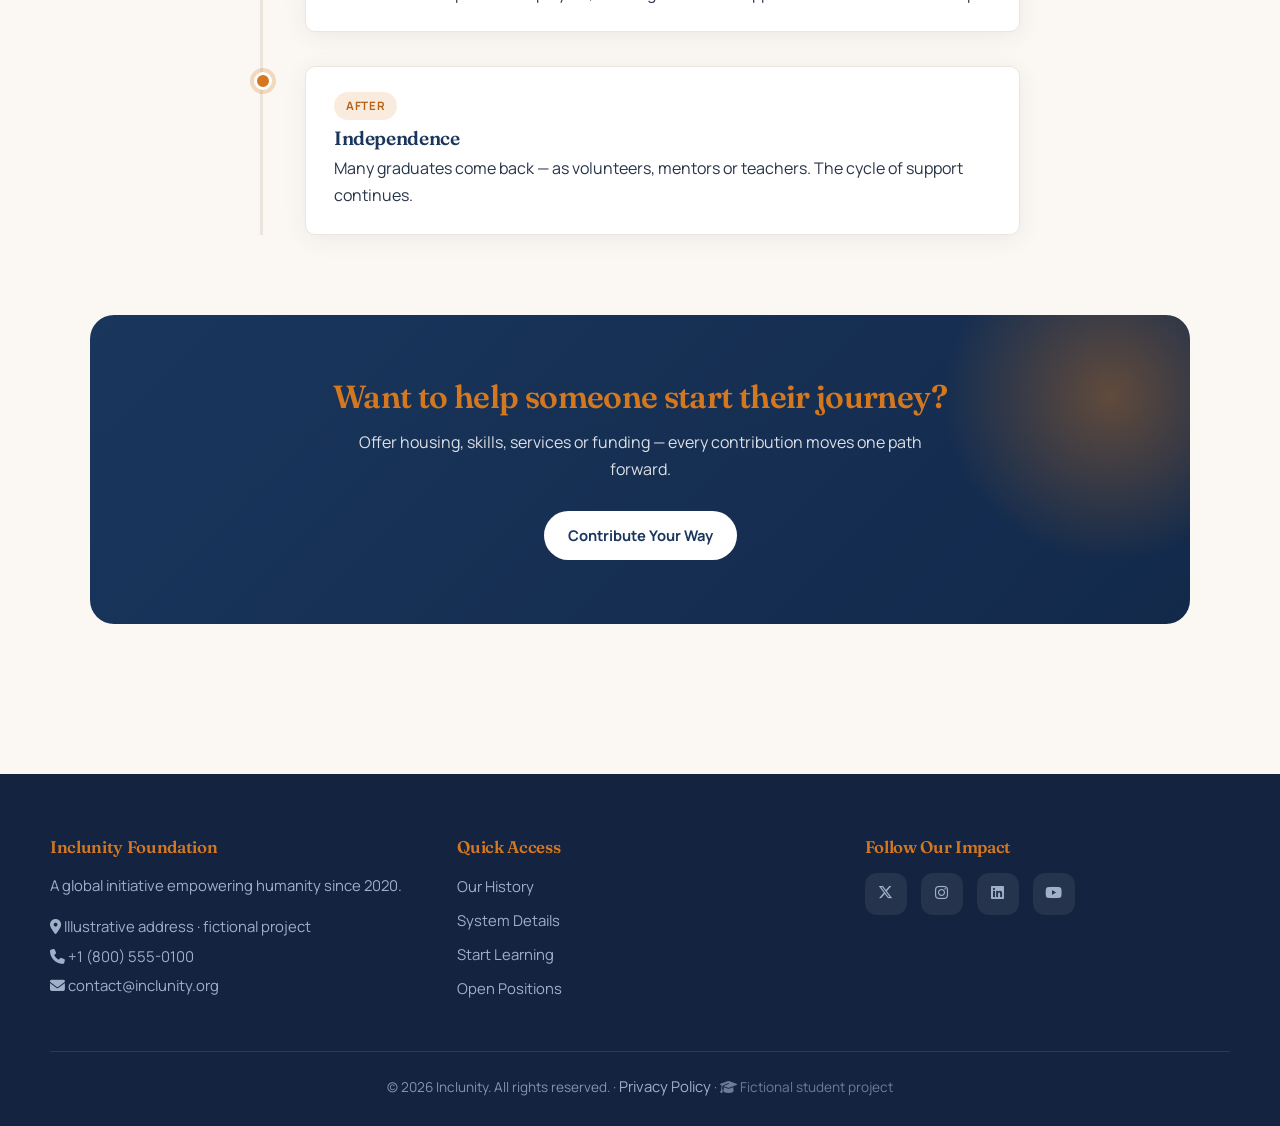
<file: program.html>
<!DOCTYPE html>
<html lang="en">
<head>
<meta charset="UTF-8">
<meta name="viewport" content="width=device-width, initial-scale=1.0, viewport-fit=cover">
<meta name="theme-color" content="#14233f">
<title>The Program | Inclunity</title>
<link rel="preconnect" href="https://fonts.googleapis.com">
<link rel="preconnect" href="https://fonts.gstatic.com" crossorigin>
<link href="https://fonts.googleapis.com/css2?family=Fraunces:opsz,wght@9..144,500;9..144,600;9..144,700&family=Manrope:wght@400;500;600;700&display=swap" rel="stylesheet">
<link rel="stylesheet" href="https://cdnjs.cloudflare.com/ajax/libs/font-awesome/6.5.1/css/all.min.css">
<link rel="stylesheet" href="assets/css/styles.css">
</head>
<body>
<header class="site-header" id="header">
  <div class="bar">
    <a href="index.html" class="brand"><img src="assets/inclunity_logo_web.png" alt="Inclunity" class="brand-logo" style="height:46px;width:auto;display:block"></a>
    <nav class="nav" id="nav" aria-label="Primary">
      <a href="index.html">Home</a>
      <a href="about.html">Who Are We</a>
      <a href="missions.html">Missions</a>
      <a href="event.html">Event</a>
      <a href="program.html" class="active" aria-current="page">The Program</a>
      <a href="elearning.html">E-Learning</a>
      <a href="jobs.html">Jobs</a>
      <button class="nav-theme" id="theme-toggle" type="button" aria-label="Toggle dark mode" title="Toggle dark mode">
        <svg class="ico ico-moon" viewBox="0 0 24 24" fill="none" stroke="currentColor" stroke-width="2" stroke-linecap="round" stroke-linejoin="round" aria-hidden="true"><path d="M21 12.8A9 9 0 1 1 11.2 3a7 7 0 0 0 9.8 9.8z"/></svg>
        <svg class="ico ico-sun" viewBox="0 0 24 24" fill="none" stroke="currentColor" stroke-width="2" stroke-linecap="round" stroke-linejoin="round" aria-hidden="true"><circle cx="12" cy="12" r="4"/><path d="M12 2v2M12 20v2M4.9 4.9l1.4 1.4M17.7 17.7l1.4 1.4M2 12h2M20 12h2M4.9 19.1l1.4-1.4M17.7 6.3l1.4-1.4"/></svg>
      </button>
    </nav>
    <div class="actions">
      <a href="event.html" class="btn btn-accent desktop-only">Support Us</a>
      <button class="hamburger" id="hamburger" type="button" aria-label="Open menu" aria-expanded="false" aria-controls="nav"><span></span><span></span><span></span></button>
    </div>
  </div>
</header>
<main>
  <section class="wrap">
    <div class="head reveal">
      <span class="kicker">The program</span>
      <h2>From precarity to independence</h2>
      <p>A rent-free, 4-month transition — step by step, with people, not paperwork.</p>
    </div>
    <div class="grid">
      <article class="card reveal"><div class="ico"><i class="fa-solid fa-key" aria-hidden="true"></i></div><h3>Immediate Stability</h3><p>Safe, rent-free housing from day one, so energy goes toward rebuilding instead of surviving.</p></article>
      <article class="card alt reveal"><div class="ico"><i class="fa-solid fa-user-graduate" aria-hidden="true"></i></div><h3>Skills That Matter</h3><p>Free e-learning paths and a dedicated mentor build real, employable skills.</p></article>
      <article class="card green reveal"><div class="ico"><i class="fa-solid fa-people-arrows" aria-hidden="true"></i></div><h3>A Real Network</h3><p>Introductions to partner employers turn effort into opportunity.</p></article>
    </div>

    <div class="head reveal" style="margin-top:80px">
      <span class="kicker">Step by step</span>
      <h2 style="font-size:clamp(1.6rem,4vw,2.3rem)">The 4-Month Journey</h2>
      <p>Every path is individual. Below is the typical rhythm of the program.</p>
    </div>
    <div class="timeline">
      <div class="timeline-item reveal"><div class="timeline-content"><span class="step-tag">Week 1</span><h3>Welcome &amp; Housing</h3><p>A beneficiary moves into rent-free accommodation and meets their mentor to map immediate needs and set a plan.</p></div></div>
      <div class="timeline-item reveal"><div class="timeline-content"><span class="step-tag">Month 1</span><h3>Foundations</h3><p>Digital literacy, language and well-being. Learners pick e-learning tracks and start weekly mentoring.</p></div></div>
      <div class="timeline-item reveal"><div class="timeline-content"><span class="step-tag">Months 2&ndash;3</span><h3>Skill Building</h3><p>Focused training, hands-on practice and a portfolio. Mock interviews and CV workshops prepare each person.</p></div></div>
      <div class="timeline-item reveal"><div class="timeline-content"><span class="step-tag">Month 4</span><h3>Launch &amp; Placement</h3><p>Introductions to partner employers, housing transition support and a 6-month follow-up.</p></div></div>
      <div class="timeline-item reveal"><div class="timeline-content"><span class="step-tag">After</span><h3>Independence</h3><p>Many graduates come back — as volunteers, mentors or teachers. The cycle of support continues.</p></div></div>
    </div>

    <div class="band reveal">
      <h3>Want to help someone start their journey?</h3>
      <p>Offer housing, skills, services or funding — every contribution moves one path forward.</p>
      <a href="jobs.html#contribute" class="btn btn-light">Contribute Your Way</a>
    </div>
  </section>
</main>
<footer class="foot">
  <div class="foot-grid">
    <div>
      <h4>Inclunity Foundation</h4>
      <p>A global initiative empowering humanity since 2020.</p>
      <address>
        <div><i class="fa-solid fa-location-dot" aria-hidden="true"></i> Illustrative address &middot; fictional project</div>
        <div><i class="fa-solid fa-phone" aria-hidden="true"></i> +1 (800) 555-0100</div>
        <div><i class="fa-solid fa-envelope" aria-hidden="true"></i> contact@inclunity.org</div>
      </address>
    </div>
    <div>
      <h4>Quick Access</h4>
      <ul>
        <li><a href="about.html">Our History</a></li>
        <li><a href="program.html">System Details</a></li>
        <li><a href="elearning.html">Start Learning</a></li>
        <li><a href="jobs.html">Open Positions</a></li>
      </ul>
    </div>
    <div>
      <h4>Follow Our Impact</h4>
      <nav class="socials" aria-label="Social media">
        <a href="#" aria-label="Twitter / X"><i class="fa-brands fa-x-twitter" aria-hidden="true"></i></a>
        <a href="#" aria-label="Instagram"><i class="fa-brands fa-instagram" aria-hidden="true"></i></a>
        <a href="#" aria-label="LinkedIn"><i class="fa-brands fa-linkedin" aria-hidden="true"></i></a>
        <a href="#" aria-label="YouTube"><i class="fa-brands fa-youtube" aria-hidden="true"></i></a>
      </nav>
    </div>
  </div>
  <div class="copy">&copy; 2026 Inclunity. All rights reserved. &middot; <a href="#">Privacy Policy</a> &middot; <span style="opacity:.8"><i class="fa-solid fa-graduation-cap" aria-hidden="true"></i> Fictional student project</span></div>
</footer>
<button class="totop" id="totop" aria-label="Back to top"><svg viewBox="0 0 24 24" fill="none" stroke="currentColor" stroke-width="2.5" stroke-linecap="round" stroke-linejoin="round" aria-hidden="true"><path d="M12 19V5M5 12l7-7 7 7"/></svg></button>
<script>
/* ============================================================
   INCLUNITY — main.js
   Navigation + thème + micro-interactions + logique par page.
   Header/footer sont en HTML simple dans chaque fichier : ce
   script ne fait qu'ajouter du comportement, jamais le menu lui-même.
   ============================================================ */
(function () {
    'use strict';

    var reduce = window.matchMedia('(prefers-reduced-motion: reduce)').matches;

    /* ---------- MENU (une seule logique) ---------- */
    var header = document.getElementById('header');
    var burger = document.getElementById('hamburger');
    var nav    = document.getElementById('nav');

    if (header && burger && nav) {
        var closeMenu = function () {
            nav.classList.remove('open');
            burger.classList.remove('open');
            burger.setAttribute('aria-expanded', 'false');
            burger.setAttribute('aria-label', 'Open menu');
        };
        burger.addEventListener('click', function (e) {
            e.stopPropagation();
            var open = nav.classList.toggle('open');
            burger.classList.toggle('open', open);
            burger.setAttribute('aria-expanded', String(open));
            burger.setAttribute('aria-label', open ? 'Close menu' : 'Open menu');
        });
        nav.addEventListener('click', function (e) { if (e.target.closest('a')) closeMenu(); });
        document.addEventListener('click', function (e) { if (!header.contains(e.target)) closeMenu(); });
        document.addEventListener('keydown', function (e) { if (e.key === 'Escape') closeMenu(); });
    }

    /* ---------- THÈME (avec mémorisation) ---------- */
    var toggle = document.getElementById('theme-toggle');
    function storedTheme() {
        try { return localStorage.getItem('inclunity-theme'); } catch (e) { return null; }
    }
    function setTheme(t, persist) {
        document.documentElement.setAttribute('data-theme', t);
        if (persist) { try { localStorage.setItem('inclunity-theme', t); } catch (e) {} }
    }
    setTheme(storedTheme() || (window.matchMedia('(prefers-color-scheme: dark)').matches ? 'dark' : 'light'), false);
    if (toggle) {
        toggle.addEventListener('click', function () {
            var next = document.documentElement.getAttribute('data-theme') === 'dark' ? 'light' : 'dark';
            setTheme(next, true);
        });
    }

    /* ---------- SCROLL : ombre header + back-to-top (rAF) ---------- */
    var totop = document.getElementById('totop');
    var ticking = false;
    function onScroll() {
        var s = window.scrollY;
        if (header) header.classList.toggle('scrolled', s > 20);
        if (totop) totop.classList.toggle('show', s > 500);
        ticking = false;
    }
    window.addEventListener('scroll', function () {
        if (!ticking) { window.requestAnimationFrame(onScroll); ticking = true; }
    }, { passive: true });
    onScroll();
    if (totop) totop.addEventListener('click', function () {
        window.scrollTo({ top: 0, behavior: reduce ? 'auto' : 'smooth' });
    });

    /* ---------- APPARITIONS AU SCROLL ---------- */
    var reveals = document.querySelectorAll('.reveal');
    if (reveals.length && 'IntersectionObserver' in window && !reduce) {
        reveals.forEach(function (el) { el.classList.add('is-pre'); }); // masquage posé par le JS uniquement
        var ro = new IntersectionObserver(function (es) {
            es.forEach(function (en) { if (en.isIntersecting) { en.target.classList.add('in'); ro.unobserve(en.target); } });
        }, { threshold: 0.15 });
        reveals.forEach(function (el) { ro.observe(el); });
    }
    /* sans JS / sans IntersectionObserver : .reveal n'est jamais masqué -> contenu visible */

    /* ---------- COMPTEURS ANIMÉS ---------- */
    function animateCount(el) {
        var target = parseInt(el.dataset.count, 10) || 0;
        var suffix = el.dataset.suffix || '';
        var start = null, dur = 1700;
        function frame(ts) {
            if (start === null) start = ts;
            var p = Math.min((ts - start) / dur, 1);
            var eased = 1 - Math.pow(1 - p, 3);
            el.textContent = Math.round(target * eased).toLocaleString('en-US') + suffix;
            if (p < 1) window.requestAnimationFrame(frame);
        }
        window.requestAnimationFrame(frame);
    }
    var counters = document.querySelectorAll('.n[data-count]');
    if (counters.length && 'IntersectionObserver' in window && !reduce) {
        var co = new IntersectionObserver(function (es) {
            es.forEach(function (en) { if (en.isIntersecting) { animateCount(en.target); co.unobserve(en.target); } });
        }, { threshold: 0.5 });
        counters.forEach(function (el) { co.observe(el); });
    } else {
        counters.forEach(function (el) { el.textContent = (parseInt(el.dataset.count, 10) || 0).toLocaleString('en-US') + (el.dataset.suffix || ''); });
    }

    /* ---------- TOAST ---------- */
    var toastWrap = document.getElementById('toast-container');
    if (!toastWrap) { toastWrap = document.createElement('div'); toastWrap.id = 'toast-container'; document.body.appendChild(toastWrap); }
    function showToast(msg, type, duration) {
        type = type || 'default'; duration = duration || 4000;
        var t = document.createElement('div');
        t.className = 'toast ' + type;
        t.setAttribute('role', 'status');
        t.textContent = msg;
        toastWrap.appendChild(t);
        requestAnimationFrame(function () { requestAnimationFrame(function () { t.classList.add('show'); }); });
        setTimeout(function () {
            t.classList.remove('show');
            t.addEventListener('transitionend', function () { t.remove(); }, { once: true });
        }, duration);
    }

    /* ---------- NEWSLETTER ---------- */
    var nlForm = document.getElementById('newsletter-form');
    if (nlForm) {
        nlForm.addEventListener('submit', function (e) {
            e.preventDefault();
            var email = nlForm.querySelector('input[type="email"]');
            if (email && email.value.trim()) { showToast('🎉 Thank you! You\'ll receive our next impact report.', 'success'); nlForm.reset(); }
        });
    }

    /* ---------- BOUTONS "APPLY NOW" ---------- */
    document.querySelectorAll('[data-apply]').forEach(function (a) {
        a.addEventListener('click', function (e) {
            e.preventDefault();
            var card = a.closest('.card') || document;
            var title = card.querySelector('h3');
            showToast('📩 Redirecting to application for ' + (title ? title.textContent : 'this position') + '…', 'info');
        });
    });

    /* ---------- BOUTON "REGISTER" (event) ---------- */
    var regBtn = document.getElementById('register-btn');
    if (regBtn) {
        regBtn.addEventListener('click', function () { showToast('🎬 You\'re registered! Check your email for details.', 'success'); });
    }

    /* ---------- COUNTDOWN (event) ---------- */
    var countdown = document.getElementById('countdown');
    if (countdown) {
        var target = new Date('2026-06-26T09:00:00');
        var pad = function (n) { return String(n).padStart(2, '0'); };
        var cdD = document.getElementById('cd-days');
        var cdH = document.getElementById('cd-hours');
        var cdM = document.getElementById('cd-min');
        var cdS = document.getElementById('cd-sec');
        var tick = function () {
            var diff = target - new Date();
            if (diff <= 0) {
                countdown.innerHTML = '<p style="color:var(--accent);font-size:1.4rem;font-weight:700;">🔴 Live Now!</p>';
                clearInterval(timer); return;
            }
            cdD.textContent = pad(Math.floor(diff / 86400000));
            cdH.textContent = pad(Math.floor((diff % 86400000) / 3600000));
            cdM.textContent = pad(Math.floor((diff % 3600000) / 60000));
            cdS.textContent = pad(Math.floor((diff % 60000) / 1000));
        };
        tick();
        var timer = setInterval(tick, 1000);
    }

    /* ---------- FORMULAIRE CONTRIBUTION (jobs) ---------- */
    var contributeCards  = document.querySelectorAll('.contrib-card');
    var dynamicFields    = document.getElementById('dynamic-fields');
    var contribForm      = document.getElementById('contribute-form');
    var submitBtn        = contribForm ? contribForm.querySelector('.contrib-submit') : null;
    var selectedCategory = document.getElementById('selected-category');

    var fieldConfigs = {
        skills:   { icon: 'fa-chalkboard-user', title: 'Skills & Teaching', fields: [
            { id: 'skill-domain', label: 'Your field', type: 'text', placeholder: 'e.g. English, Python…' },
            { id: 'skill-format', label: 'Format', type: 'select', options: ['Online live', 'Pre-recorded', 'In-person', '1-on-1 mentoring'] },
            { id: 'skill-avail',  label: 'Weekly availability', type: 'text', placeholder: 'e.g. 2h weekends' },
            { id: 'skill-level',  label: 'Level', type: 'select', options: ['Beginner', 'Intermediate', 'Advanced', 'All'] },
            { id: 'skill-detail', label: 'Additional details', type: 'textarea', placeholder: 'Tell us more…', full: true } ] },
        goods:    { icon: 'fa-box-open', title: 'Goods & Equipment', fields: [
            { id: 'goods-type', label: 'Type', type: 'text', placeholder: 'Clothing, Computers…' },
            { id: 'goods-qty',  label: 'Quantity', type: 'text', placeholder: 'e.g. 5 boxes' },
            { id: 'goods-cond', label: 'Condition', type: 'select', options: ['New', 'Like new', 'Good', 'Acceptable'] },
            { id: 'goods-ship', label: 'Pickup / delivery', type: 'select', options: ['Pickup only', 'Local delivery', 'Can ship'] },
            { id: 'goods-desc', label: 'Details', type: 'textarea', placeholder: 'Photos, location…', full: true } ] },
        services: { icon: 'fa-handshake', title: 'Services & Pro Bono', fields: [
            { id: 'svc-type',  label: 'Service', type: 'text', placeholder: 'Legal, Medical, Translation…' },
            { id: 'svc-hours', label: 'Hours/month', type: 'text', placeholder: 'e.g. 4h' },
            { id: 'svc-dur',   label: 'Duration', type: 'select', options: ['One-time', '1-3 months', '3-6 months', 'Ongoing'] },
            { id: 'svc-mode',  label: 'Mode', type: 'select', options: ['Remote', 'In-person', 'Both'] },
            { id: 'svc-desc',  label: 'Describe your offer', type: 'textarea', placeholder: 'What can you bring?', full: true } ] },
        funding:  { icon: 'fa-circle-dollar-to-slot', title: 'Funding & Donations', fields: [
            { id: 'fund-type', label: 'Type', type: 'select', options: ['One-time', 'Monthly', 'Project sponsorship', 'Corporate grant'] },
            { id: 'fund-amt',  label: 'Amount (USD)', type: 'text', placeholder: 'e.g. 500' },
            { id: 'fund-dest', label: 'Destination', type: 'select', options: ['Where most needed', 'Housing', 'E-Learning', 'Healthcare'] },
            { id: 'fund-msg',  label: 'Message', type: 'textarea', placeholder: 'Any notes…', full: true } ] },
        other:    { icon: 'fa-lightbulb', title: 'My Own Idea', fields: [
            { id: 'idea-title', label: 'Title', type: 'text', placeholder: 'Short name' },
            { id: 'idea-reach', label: 'Estimated reach', type: 'text', placeholder: 'How many people?' },
            { id: 'idea-desc',  label: 'Describe your idea', type: 'textarea', placeholder: 'What problem does it solve?', full: true } ] }
    };

    function esc(s) { return String(s).replace(/"/g, '&quot;'); }

    function buildFields(type) {
        if (!dynamicFields) return;
        var cfg = fieldConfigs[type];
        if (!cfg) return;
        var html = '<div class="fields-header"><i class="fa-solid ' + cfg.icon + '" aria-hidden="true"></i>' + cfg.title + '</div><div class="fields-grid">';
        cfg.fields.filter(function (f) { return !f.full; }).forEach(function (f) {
            html += '<div class="field-group"><label for="' + f.id + '">' + f.label + '</label>';
            if (f.type === 'select') {
                html += '<select id="' + f.id + '" name="' + f.id + '">' + f.options.map(function (o) { return '<option>' + o + '</option>'; }).join('') + '</select>';
            } else if (f.type === 'textarea') {
                html += '<textarea id="' + f.id + '" name="' + f.id + '" rows="3" placeholder="' + esc(f.placeholder) + '"></textarea>';
            } else {
                html += '<input type="text" id="' + f.id + '" name="' + f.id + '" placeholder="' + esc(f.placeholder) + '">';
            }
            html += '</div>';
        });
        html += '</div>';
        cfg.fields.filter(function (f) { return f.full; }).forEach(function (f) {
            html += '<div class="field-group full"><label for="' + f.id + '">' + f.label + '</label><textarea id="' + f.id + '" name="' + f.id + '" rows="4" placeholder="' + esc(f.placeholder) + '"></textarea></div>';
        });
        html += '<div class="contact-fields"><div class="field-group"><label for="c-name">Your name</label><input type="text" id="c-name" name="name" autocomplete="name" placeholder="Sophie Martin" required></div><div class="field-group"><label for="c-email">Your email</label><input type="email" id="c-email" name="email" autocomplete="email" placeholder="sophie@example.com" required></div></div>';
        dynamicFields.innerHTML = html;
        dynamicFields.classList.add('visible');
        if (submitBtn) submitBtn.style.display = 'inline-flex';
        if (window.innerWidth <= 768) setTimeout(function () { dynamicFields.scrollIntoView({ behavior: 'smooth', block: 'start' }); }, 350);
    }

    contributeCards.forEach(function (card) {
        function activate() {
            contributeCards.forEach(function (c) { c.classList.remove('selected'); c.setAttribute('aria-pressed', 'false'); });
            card.classList.add('selected'); card.setAttribute('aria-pressed', 'true');
            if (selectedCategory) selectedCategory.value = card.dataset.type;
            buildFields(card.dataset.type);
        }
        card.setAttribute('aria-pressed', 'false');
        card.addEventListener('click', activate);
        card.addEventListener('keydown', function (e) { if (e.key === 'Enter' || e.key === ' ') { e.preventDefault(); activate(); } });
    });

    if (contribForm) {
        contribForm.addEventListener('submit', function (e) {
            e.preventDefault();
            var name = document.getElementById('c-name'), email = document.getElementById('c-email');
            if (!name || !name.value.trim() || !email || !email.value.trim()) { showToast('Please fill in your name and email.', 'default'); return; }
            if (submitBtn) { submitBtn.disabled = true; submitBtn.innerHTML = '<i class="fa-solid fa-spinner fa-spin" aria-hidden="true"></i> Sending…'; }
            setTimeout(function () {
                showToast('✅ Thank you ' + name.value.trim() + '! We\'ll be in touch soon.', 'success', 6000);
                contribForm.reset();
                contributeCards.forEach(function (c) { c.classList.remove('selected'); c.setAttribute('aria-pressed', 'false'); });
                if (dynamicFields) { dynamicFields.classList.remove('visible'); dynamicFields.innerHTML = ''; }
                if (submitBtn) { submitBtn.disabled = false; submitBtn.style.display = 'none'; submitBtn.innerHTML = '<i class="fa-solid fa-paper-plane" aria-hidden="true"></i> Submit my contribution'; }
            }, 1200);
        });
    }

})();
</script>
</body>
</html>
</file>
<file: assets/css/styles.css>
/* ============================================================
   INCLUNITY — styles.css
   Identité "humanitaire chaleureuse" : navy de confiance,
   terracotta humaine, vert espoir. Mode clair + sombre.
   ============================================================ */

/* ---------- TOKENS ---------- */
:root{
  --ink:#14233f;
  --primary:#1a365d;
  --secondary:#3590a8;       /* bleu teal — logo "INCL" */
  --accent:#d47820;          /* orange ambré — logo "NITY" */
  --accent-deep:#b86218;
  --accent-2:#3aa17e;        /* vert espoir */
  --bg:#fbf8f4;
  --surface:#ffffff;
  --surface-2:#f4efe8;
  --text:#283449;
  --text-soft:#647089;
  --border:#ece5db;
  --shadow:0 4px 24px rgba(20,35,63,.07);
  --shadow-lg:0 24px 60px rgba(20,35,63,.16);
  --radius:18px;
  --radius-sm:10px;
  --maxw:1180px;
  --font-display:'Fraunces',Georgia,serif;
  --font-body:'Manrope',system-ui,-apple-system,sans-serif;
  --ease:cubic-bezier(.4,0,.2,1);
}
html[data-theme="dark"]{
  --primary:#0e1830;
  --secondary:#5ab4c8;       /* teal clair mode sombre */
  --accent:#e8922a;
  --accent-deep:#d47820;
  --accent-2:#52c79c;
  --bg:#0d1626;
  --surface:#142039;
  --surface-2:#1a2845;
  --text:#e7ecf5;
  --text-soft:#9aa6bd;
  --border:#22304d;
  --shadow:0 4px 24px rgba(0,0,0,.35);
  --shadow-lg:0 24px 60px rgba(0,0,0,.5);
}

/* ---------- RESET & BASE ---------- */
*,*::before,*::after{box-sizing:border-box;margin:0;padding:0}
html{scroll-behavior:smooth;-webkit-text-size-adjust:100%}
body{
  font-family:var(--font-body);color:var(--text);background:var(--bg);
  line-height:1.7;overflow-x:hidden;-webkit-font-smoothing:antialiased;
  transition:background .4s var(--ease),color .4s var(--ease);
}
h1,h2,h3,h4{font-family:var(--font-display);line-height:1.12;font-weight:600;letter-spacing:-.02em;color:var(--primary)}
html[data-theme="dark"] h1,html[data-theme="dark"] h2,html[data-theme="dark"] h3,html[data-theme="dark"] h4{color:var(--text)}
a{color:inherit;text-decoration:none}
img{max-width:100%;height:auto;display:block}
ul{list-style:none}
:focus-visible{outline:2.5px solid var(--accent);outline-offset:3px;border-radius:6px}
.sr-only{position:absolute;width:1px;height:1px;padding:0;margin:-1px;overflow:hidden;clip:rect(0,0,0,0);white-space:nowrap;border:0}
::-webkit-scrollbar{width:8px}
::-webkit-scrollbar-thumb{background:var(--accent);border-radius:4px}

/* ---------- BUTTONS ---------- */
.btn{display:inline-flex;align-items:center;justify-content:center;gap:8px;font-family:var(--font-body);
  font-weight:700;font-size:.92rem;padding:12px 24px;border-radius:100px;border:none;cursor:pointer;
  min-height:46px;white-space:nowrap;transition:transform .25s var(--ease),box-shadow .25s var(--ease),background .25s var(--ease)}
.btn-primary{background:var(--primary);color:#fff}
html[data-theme="dark"] .btn-primary{background:var(--secondary);color:#0d1626}
.btn-primary:hover{transform:translateY(-2px);box-shadow:0 12px 28px rgba(26,54,93,.35)}
.btn-accent{background:linear-gradient(135deg,var(--accent),var(--accent-deep));color:#fff;box-shadow:0 10px 24px rgba(212,120,32,.4)}
.btn-accent:hover{transform:translateY(-2px);box-shadow:0 16px 34px rgba(212,120,32,.5)}
.btn-ghost{background:transparent;border:2px solid rgba(255,255,255,.5);color:#fff}
.btn-ghost:hover{background:rgba(255,255,255,.12)}
.btn-light{background:#fff;color:var(--primary)}
.btn-light:hover{transform:translateY(-2px);box-shadow:var(--shadow-lg)}

/* ---------- HEADER / NAV ---------- */
.site-header{position:sticky;top:0;z-index:1000;transition:all .35s var(--ease)}
.site-header .bar{display:flex;align-items:center;justify-content:space-between;gap:16px;
  max-width:var(--maxw);margin:0 auto;padding:18px clamp(18px,5vw,40px);transition:padding .35s var(--ease)}
.site-header.scrolled{background:color-mix(in srgb,var(--surface) 80%,transparent);
  backdrop-filter:blur(14px) saturate(1.4);box-shadow:0 1px 0 var(--border),var(--shadow)}
.site-header.scrolled .bar{padding-top:12px;padding-bottom:12px}
.brand{display:inline-flex;align-items:center}
.brand-logo{height:46px;width:auto;display:block;object-fit:contain}
.nav{display:flex;align-items:center;gap:6px}
.nav a{position:relative;padding:8px 14px;font-weight:600;font-size:.92rem;color:var(--text-soft);
  border-radius:10px;transition:color .25s var(--ease),background .25s var(--ease)}
.nav a:hover,.nav a.active{color:var(--primary)}
html[data-theme="dark"] .nav a:hover,html[data-theme="dark"] .nav a.active{color:var(--text)}
.nav a.active::after{content:"";position:absolute;left:14px;right:14px;bottom:2px;height:2px;
  border-radius:2px;background:linear-gradient(90deg,var(--accent),var(--accent-2))}
.nav-theme{display:inline-flex;align-items:center;gap:10px;border:none;background:transparent;cursor:pointer;
  color:var(--text-soft);padding:8px 12px;border-radius:10px;transition:color .25s var(--ease),background .25s var(--ease)}
.nav-theme:hover{color:var(--primary);background:var(--bg)}
html[data-theme="dark"] .nav-theme:hover{color:var(--text)}
.nav-theme .ico{display:block;width:20px;height:20px}
.nav-theme .ico-sun{display:none}
html[data-theme="dark"] .nav-theme .ico-moon{display:none}
html[data-theme="dark"] .nav-theme .ico-sun{display:block}
.actions{display:flex;align-items:center;gap:10px}
.hamburger{display:none;flex-direction:column;gap:5px;width:44px;height:44px;border:1px solid var(--border);
  background:var(--surface);border-radius:12px;cursor:pointer;align-items:center;justify-content:center}
.hamburger span{display:block;width:21px;height:2px;border-radius:2px;background:var(--primary);
  transition:transform .3s var(--ease),opacity .25s var(--ease)}
html[data-theme="dark"] .hamburger span{background:var(--text)}
.hamburger.open span:nth-child(1){transform:translateY(7px) rotate(45deg)}
.hamburger.open span:nth-child(2){opacity:0}
.hamburger.open span:nth-child(3){transform:translateY(-7px) rotate(-45deg)}

@media(max-width:880px){
  .desktop-only{display:none}
  .hamburger{display:flex}
  .nav{display:flex;position:absolute;top:100%;left:0;right:0;flex-direction:column;gap:0;align-items:stretch;
    background:var(--surface);border-top:3px solid var(--accent);box-shadow:var(--shadow-lg);
    padding:8px 0;max-height:0;overflow:hidden;opacity:0;visibility:hidden;
    transition:max-height .4s var(--ease),opacity .3s var(--ease),visibility .3s}
  .nav.open{max-height:560px;opacity:1;visibility:visible}
  .nav a{padding:15px 28px;border-radius:0;font-size:1rem;color:var(--text)}
  .nav a:active{background:var(--bg)}
  .nav a.active::after{display:none}
  .nav a.active{background:color-mix(in srgb,var(--accent) 12%,transparent)}
  .nav-theme{width:100%;justify-content:flex-start;padding:16px 28px;border-top:1px solid var(--border);
    margin-top:6px;border-radius:0;color:var(--text)}
}

/* ---------- HERO ---------- */
.hero{position:relative;color:#fff;text-align:center;overflow:hidden;
  padding:clamp(72px,12vw,140px) clamp(18px,5vw,40px) clamp(90px,14vw,150px);
  background:radial-gradient(120% 120% at 15% 10%,#23507f 0%,var(--primary) 45%,#0f2342 100%)}
.hero::before{content:"";position:absolute;inset:0;opacity:.5;pointer-events:none;
  background:radial-gradient(40% 50% at 80% 20%,rgba(212,120,32,.35),transparent 60%),
            radial-gradient(35% 45% at 10% 80%,rgba(58,161,126,.30),transparent 60%)}
.hero>*{position:relative;z-index:1}
.eyebrow{display:inline-flex;align-items:center;gap:8px;font-weight:600;font-size:.8rem;text-transform:uppercase;
  letter-spacing:.12em;padding:7px 16px;border-radius:100px;background:rgba(255,255,255,.12);
  border:1px solid rgba(255,255,255,.25);margin-bottom:22px}
.eyebrow .dot{width:7px;height:7px;border-radius:50%;background:var(--accent-2);
  box-shadow:0 0 0 0 rgba(58,161,126,.6);animation:pulse 2.2s infinite}
@keyframes pulse{0%{box-shadow:0 0 0 0 rgba(58,161,126,.6)}70%{box-shadow:0 0 0 9px rgba(58,161,126,0)}100%{box-shadow:0 0 0 0 rgba(58,161,126,0)}}
.hero h1{color:#fff;font-size:clamp(2.2rem,6vw,4rem);font-weight:600;max-width:15ch;margin:0 auto 20px}
.hero h1 .hl{font-style:italic;color:var(--accent)}
.hero p{font-size:clamp(1rem,2vw,1.2rem);max-width:620px;margin:0 auto 34px;opacity:.9}
.hero-cta{display:flex;gap:14px;justify-content:center;flex-wrap:wrap}
.hero--image{background:linear-gradient(rgba(15,35,66,.86),rgba(15,35,66,.92)),url('https://images.unsplash.com/photo-1522202176988-66273c2fd55f?auto=format&fit=crop&w=1471&q=80');
  background-size:cover;background-position:center}
.hero--image::before{display:none}

/* staggered load */
.reveal-load{opacity:0;transform:translateY(22px);animation:rise .9s var(--ease) forwards}
@keyframes rise{to{opacity:1;transform:none}}
.d1{animation-delay:.05s}.d2{animation-delay:.18s}.d3{animation-delay:.32s}.d4{animation-delay:.46s}

/* ---------- STAT STRIP ---------- */
.stats{max-width:var(--maxw);margin:-58px auto 0;position:relative;z-index:3;background:var(--surface);
  border:1px solid var(--border);border-radius:var(--radius);box-shadow:var(--shadow-lg);
  display:grid;grid-template-columns:repeat(3,1fr);padding:30px 20px;text-align:center}
.stats .item{padding:6px 14px;border-right:1px solid var(--border)}
.stats .item:last-child{border-right:none}
.stats .n{font-family:var(--font-display);font-weight:700;font-size:clamp(1.6rem,4vw,2.3rem);color:var(--accent);line-height:1;display:block}
.stats .l{font-size:.74rem;text-transform:uppercase;letter-spacing:.07em;color:var(--text-soft);font-weight:600;margin-top:6px;display:block}

/* ---------- SECTION SHELL ---------- */
.wrap{max-width:var(--maxw);margin:0 auto;padding:clamp(64px,10vw,110px) clamp(18px,5vw,40px)}
.wrap.tight{padding-top:0}
.head{text-align:center;max-width:700px;margin:0 auto 56px}
.head .kicker{color:var(--accent);font-weight:700;text-transform:uppercase;letter-spacing:.12em;font-size:.78rem}
.head h2{font-size:clamp(1.7rem,4vw,2.7rem);margin:10px 0 12px}
.head p{color:var(--text-soft);font-size:1.05rem}

/* ---------- CARDS / GRID ---------- */
.grid{display:grid;grid-template-columns:repeat(auto-fit,minmax(270px,1fr));gap:22px}
.card{background:var(--surface);border:1px solid var(--border);border-radius:var(--radius);padding:34px 30px;
  box-shadow:var(--shadow);position:relative;overflow:hidden;transition:transform .4s var(--ease),box-shadow .4s var(--ease)}
.card::before{content:"";position:absolute;inset:0 0 auto 0;height:4px;transform:scaleX(0);transform-origin:left;
  background:linear-gradient(90deg,var(--accent),var(--accent-2));transition:transform .45s var(--ease)}
.card:hover{transform:translateY(-7px);box-shadow:var(--shadow-lg)}
.card:hover::before{transform:scaleX(1)}
.card .ico{width:54px;height:54px;border-radius:15px;display:grid;place-items:center;font-size:1.4rem;color:#fff;
  margin-bottom:18px;background:linear-gradient(135deg,var(--secondary),var(--primary))}
.card.alt .ico{background:linear-gradient(135deg,var(--accent),var(--accent-deep))}
.card.green .ico{background:linear-gradient(135deg,var(--accent-2),#2c8366)}
.card h3{font-size:1.3rem;margin-bottom:8px;color:var(--primary)}
html[data-theme="dark"] .card h3{color:var(--text)}
.card p{color:var(--text-soft);font-size:.96rem}
.card .more{display:inline-flex;align-items:center;gap:6px;margin-top:18px;color:var(--accent);font-weight:700;font-size:.9rem}
.card .more:hover{gap:10px}

/* ---------- PILL / TAG ---------- */
.pill{display:inline-flex;align-items:center;gap:6px;padding:5px 14px;border-radius:100px;font-size:.78rem;
  font-weight:700;background:color-mix(in srgb,var(--secondary) 12%,transparent);color:var(--secondary);margin-bottom:14px}
.pill.warm{background:color-mix(in srgb,var(--accent) 15%,transparent);color:var(--accent-deep)}
.pill.green{background:color-mix(in srgb,var(--accent-2) 15%,transparent);color:var(--accent-2)}

/* ---------- FEATURE BAND (navy) ---------- */
.band{margin-top:80px;background:linear-gradient(135deg,var(--primary),#12294a);border-radius:24px;
  padding:clamp(40px,7vw,64px) clamp(22px,5vw,40px);color:#fff;text-align:center;position:relative;overflow:hidden}
.band::after{content:"";position:absolute;width:340px;height:340px;border-radius:50%;right:-90px;top:-90px;
  background:radial-gradient(circle,rgba(212,120,32,.4),transparent 70%);pointer-events:none}
.band h3{color:var(--accent);font-size:clamp(1.5rem,3.5vw,2rem);margin-bottom:14px;position:relative}
.band>p{opacity:.85;max-width:620px;margin:0 auto 28px;position:relative}
.band-grid{display:grid;grid-template-columns:repeat(auto-fit,minmax(200px,1fr));gap:28px;position:relative;margin-top:8px}
.band-grid .ico{font-size:2rem;color:var(--accent);margin-bottom:12px;display:block}
.band-grid strong{display:block;margin-bottom:6px}
.band-grid p{font-size:.88rem;opacity:.78}

/* ---------- IMPACT NUMBERS ---------- */
.numbers{margin-top:72px;background:var(--surface);border:1px solid var(--border);border-radius:var(--radius);
  box-shadow:var(--shadow);padding:50px 40px;text-align:center}
.numbers h3{font-size:1.5rem;margin-bottom:34px}
.numbers .row{display:grid;grid-template-columns:repeat(auto-fit,minmax(150px,1fr));gap:28px}
.numbers .big{font-family:var(--font-display);font-size:2.4rem;color:var(--accent);font-weight:700;line-height:1}
.numbers .cap{font-size:.85rem;color:var(--text-soft);margin-top:6px}

/* ---------- PARTNERS ---------- */
.partners{display:flex;justify-content:center;gap:38px;flex-wrap:wrap;align-items:center;margin-top:34px;opacity:.6}
.partners span{font-size:1.25rem;font-weight:700;color:var(--primary);display:inline-flex;align-items:center;gap:8px}
html[data-theme="dark"] .partners span{color:var(--text)}

/* ---------- TIMELINE ---------- */
.timeline{max-width:760px;margin:0 auto;position:relative;padding-left:42px;border-left:3px solid var(--border)}
.timeline-item{margin-bottom:34px;position:relative}
.timeline-item::before{content:"";position:absolute;left:-51px;top:6px;width:18px;height:18px;border-radius:50%;
  background:var(--accent);border:3px solid var(--surface);box-shadow:0 0 0 4px color-mix(in srgb,var(--accent) 25%,transparent)}
.timeline-content{background:var(--surface);border:1px solid var(--border);padding:24px 28px;border-radius:var(--radius-sm);
  box-shadow:var(--shadow);transition:box-shadow .35s var(--ease),transform .35s var(--ease)}
.timeline-content:hover{box-shadow:var(--shadow-lg);transform:translateX(4px)}
.timeline-content h3{font-size:1.2rem;margin:8px 0 6px}
.step-tag{display:inline-block;font-size:.72rem;font-weight:700;letter-spacing:.06em;text-transform:uppercase;
  color:var(--accent-deep);background:color-mix(in srgb,var(--accent) 14%,transparent);padding:4px 12px;border-radius:100px}

/* ---------- COURSE TRACKS ---------- */
.track{display:flex;align-items:center;gap:16px;background:var(--surface);border:1px solid var(--border);
  border-radius:var(--radius);padding:18px 22px;margin-bottom:14px;transition:box-shadow .3s var(--ease),transform .3s var(--ease)}
.track:hover{box-shadow:var(--shadow-lg);transform:translateX(4px)}
.track .ti{width:48px;height:48px;border-radius:12px;display:grid;place-items:center;font-size:1.3rem;flex-shrink:0;
  background:color-mix(in srgb,var(--accent-2) 14%,transparent);color:var(--accent-2)}
.track h4{font-size:1rem;color:var(--primary);margin-bottom:2px}
html[data-theme="dark"] .track h4{color:var(--text)}
.track p{font-size:.83rem;color:var(--text-soft)}
.track .badge{margin-left:auto;font-size:.72rem;font-weight:700;padding:5px 14px;border-radius:100px;white-space:nowrap;flex-shrink:0;
  background:color-mix(in srgb,var(--accent-2) 14%,transparent);color:var(--accent-2)}
@media(max-width:480px){.track{flex-wrap:wrap}.track .badge{margin-left:0}}

/* ---------- SPLIT (volunteer) ---------- */
.split{display:flex;align-items:center;gap:50px;flex-wrap:wrap}
.split>div{flex:1;min-width:280px}
.split ul li{padding:4px 0;color:var(--text-soft)}
.split ul li i{color:var(--accent-2);margin-right:8px}
.upload-box{background:var(--surface);border:1px solid var(--border);padding:40px;border-radius:var(--radius);box-shadow:var(--shadow)}
.upload-drop{border:2px dashed var(--border);padding:40px;text-align:center;color:var(--text-soft);border-radius:12px}
.upload-drop i{font-size:3rem;display:block;margin-bottom:14px;color:var(--secondary)}

/* ---------- EVENT ---------- */
.event-box{background:linear-gradient(135deg,var(--primary),#0f2342);border-radius:24px;
  padding:clamp(48px,8vw,80px) clamp(22px,5vw,40px);text-align:center;color:#fff;position:relative;overflow:hidden}
.event-box::after{content:"";position:absolute;width:380px;height:380px;border-radius:50%;left:-120px;bottom:-120px;
  background:radial-gradient(circle,rgba(58,161,126,.35),transparent 70%);pointer-events:none}
.event-box>*{position:relative;z-index:1}
.event-box h1{color:var(--accent);font-size:clamp(2.2rem,7vw,3.5rem);margin:18px 0}
.event-box>p{font-size:clamp(1rem,2.5vw,1.25rem);max-width:760px;margin:0 auto 36px;opacity:.9;line-height:1.8}
.countdown{display:flex;justify-content:center;gap:14px;margin:32px 0;flex-wrap:wrap}
.cd-block{background:rgba(255,255,255,.1);border:1px solid rgba(255,255,255,.15);border-radius:14px;padding:16px 20px;min-width:74px}
.cd-block .num{font-family:var(--font-display);font-size:2rem;color:var(--accent);font-weight:700;display:block;line-height:1}
.cd-block .lab{font-size:.68rem;text-transform:uppercase;letter-spacing:.08em;opacity:.7;margin-top:6px;display:block}
.watch-strip{display:grid;grid-template-columns:repeat(auto-fit,minmax(180px,1fr));gap:16px;margin-top:54px}
.watch-card{background:var(--surface);border:1px solid var(--border);border-radius:var(--radius);padding:28px 20px;text-align:center;box-shadow:var(--shadow)}
.watch-card i{font-size:2rem;color:var(--accent);margin-bottom:12px;display:block}
.watch-card h4{color:var(--primary);font-size:1rem;margin-bottom:6px}
html[data-theme="dark"] .watch-card h4{color:var(--text)}
.watch-card p{font-size:.85rem;color:var(--text-soft)}

/* ---------- TESTIMONIALS ---------- */
.testi-grid{display:grid;grid-template-columns:repeat(auto-fit,minmax(260px,1fr));gap:20px;margin-top:60px}
.testi{background:var(--surface);border:1px solid var(--border);border-radius:var(--radius);padding:28px 26px;box-shadow:var(--shadow)}
.testi blockquote{font-size:.95rem;color:var(--text);font-style:italic;line-height:1.8;margin-bottom:16px}
.testi .who{display:flex;align-items:center;gap:12px}
.avatar{width:42px;height:42px;border-radius:50%;display:grid;place-items:center;color:#fff;font-weight:700;font-family:var(--font-display);flex-shrink:0}
.testi .who strong{font-size:.9rem;display:block}
.testi .who span{font-size:.8rem;color:var(--text-soft)}

/* ---------- CONTRIBUTION FORM ---------- */
.contrib{margin-top:100px;padding-top:80px;border-top:1px solid var(--border)}
.contrib-grid{display:grid;grid-template-columns:repeat(5,1fr);gap:16px;margin-bottom:32px}
.contrib-card{background:var(--surface);border:2px solid var(--border);border-radius:var(--radius);padding:26px 16px;
  text-align:center;cursor:pointer;user-select:none;transition:border-color .3s var(--ease),transform .3s var(--ease),background .3s var(--ease)}
.contrib-card:hover{border-color:var(--accent);transform:translateY(-4px)}
.contrib-card.selected{border-color:var(--accent);background:color-mix(in srgb,var(--accent) 8%,transparent)}
.contrib-card i{font-size:1.9rem;color:var(--accent);margin-bottom:12px;display:block}
.contrib-card span{font-size:.84rem;font-weight:700;color:var(--text);line-height:1.3;display:block}
#dynamic-fields{background:var(--surface);border:1px solid var(--border);border-radius:var(--radius);overflow:hidden;
  max-height:0;opacity:0;transition:max-height .6s var(--ease),opacity .4s var(--ease),padding .4s var(--ease)}
#dynamic-fields.visible{max-height:1100px;opacity:1;padding:36px}
.fields-header{display:flex;align-items:center;gap:12px;margin-bottom:26px;padding-bottom:18px;border-bottom:1px solid var(--border);
  font-family:var(--font-display);font-size:1.2rem;color:var(--primary)}
html[data-theme="dark"] .fields-header{color:var(--text)}
.fields-header i{color:var(--accent)}
.fields-grid,.contact-fields{display:grid;grid-template-columns:1fr 1fr;gap:20px}
.fields-grid{margin-bottom:24px}
.contact-fields{padding-top:24px;border-top:1px solid var(--border)}
.field-group{display:flex;flex-direction:column;gap:7px}
.field-group.full{grid-column:1/-1}
.field-group label{font-size:.78rem;font-weight:700;letter-spacing:.05em;text-transform:uppercase;color:var(--text-soft)}
.field-group input,.field-group select,.field-group textarea{width:100%;padding:12px 16px;border:1.5px solid var(--border);
  border-radius:var(--radius-sm);font-family:var(--font-body);font-size:16px;color:var(--text);background:var(--bg);outline:none;resize:vertical;
  transition:border-color .3s var(--ease),box-shadow .3s var(--ease)}
.field-group input:focus,.field-group select:focus,.field-group textarea:focus{border-color:var(--accent);
  box-shadow:0 0 0 3px color-mix(in srgb,var(--accent) 18%,transparent);background:var(--surface)}
.contrib-submit{display:none;align-items:center;gap:10px;margin-top:26px;padding:14px 36px;
  background:linear-gradient(135deg,var(--accent),var(--accent-deep));color:#fff;border:none;border-radius:100px;
  font-family:var(--font-body);font-weight:700;font-size:1rem;cursor:pointer;min-height:52px;
  box-shadow:0 10px 24px rgba(212,120,32,.4);transition:transform .25s var(--ease)}
.contrib-submit:hover{transform:translateY(-2px)}

/* ---------- NEWSLETTER ---------- */
.news{background:linear-gradient(135deg,var(--primary),#12294a);color:#fff;text-align:center;border-radius:24px;
  padding:clamp(40px,7vw,68px) clamp(20px,5vw,40px);position:relative;overflow:hidden}
.news::after{content:"";position:absolute;width:340px;height:340px;border-radius:50%;right:-90px;top:-90px;
  background:radial-gradient(circle,rgba(212,120,32,.4),transparent 70%);pointer-events:none}
.news h3{color:#fff;font-size:clamp(1.5rem,3.5vw,2.1rem);margin-bottom:10px;position:relative}
.news>p{opacity:.85;margin-bottom:26px;position:relative}
.news form{display:flex;gap:10px;max-width:480px;margin:0 auto;position:relative;flex-wrap:wrap}
.news input{flex:1;min-width:200px;padding:15px 20px;border-radius:100px;border:1.5px solid rgba(255,255,255,.25);
  background:rgba(255,255,255,.1);color:#fff;font-family:var(--font-body);font-size:16px;outline:none}
.news input::placeholder{color:rgba(255,255,255,.6)}
.news input:focus{border-color:var(--accent);background:rgba(255,255,255,.16)}

/* ---------- FOOTER ---------- */
.foot{background:var(--ink);color:#fff;padding:64px clamp(18px,5vw,40px) 26px;margin-top:40px}
html[data-theme="dark"] .foot{background:#0a1120}
.foot-grid{max-width:var(--maxw);margin:0 auto 42px;display:grid;grid-template-columns:repeat(auto-fit,minmax(220px,1fr));gap:42px}
.foot h4{color:var(--accent);font-size:1.05rem;margin-bottom:16px}
.foot p,.foot a,.foot address{color:#9fb0c9;font-size:.93rem}
.foot a{transition:color .25s}
.foot a:hover{color:#fff}
.foot li{margin-bottom:7px}
.foot address{font-style:normal;line-height:2;margin-top:14px}
.foot .socials{display:flex;gap:14px;font-size:1.3rem;margin-top:6px}
.foot .socials a{width:42px;height:42px;border-radius:12px;display:grid;place-items:center;background:rgba(255,255,255,.07);transition:background .25s,transform .25s}
.foot .socials a:hover{background:var(--accent);color:#fff;transform:translateY(-3px)}
.copy{max-width:var(--maxw);margin:0 auto;border-top:1px solid rgba(255,255,255,.1);padding-top:22px;text-align:center;color:#8294b0;font-size:.85rem}
.copy a{color:#9fb0c9}
.copy a:hover{color:#fff}

/* ---------- REVEAL + BACK TO TOP ---------- */
.reveal.is-pre{opacity:0;transform:translateY(26px);transition:opacity .7s var(--ease),transform .7s var(--ease)}
.reveal.in{opacity:1;transform:none}
.totop{position:fixed;right:22px;bottom:22px;width:48px;height:48px;border-radius:14px;border:none;
  background:var(--accent);color:#fff;cursor:pointer;display:grid;place-items:center;
  box-shadow:0 10px 26px rgba(212,120,32,.5);opacity:0;transform:translateY(16px) scale(.9);
  pointer-events:none;transition:all .35s var(--ease);z-index:900}
.totop.show{opacity:1;transform:none;pointer-events:auto}
.totop:hover{transform:translateY(-3px)}
.totop svg{width:20px;height:20px}

/* ---------- TOAST ---------- */
#toast-container{position:fixed;bottom:24px;right:24px;left:auto;z-index:1100;display:flex;flex-direction:column;gap:10px;pointer-events:none}
.toast{background:var(--surface);color:var(--text);border:1px solid var(--border);padding:14px 22px;border-radius:var(--radius-sm);
  font-size:.92rem;max-width:360px;box-shadow:var(--shadow-lg);border-left:4px solid var(--accent);
  opacity:0;transform:translateY(20px);transition:opacity .4s var(--ease),transform .4s var(--ease);pointer-events:auto}
.toast.success{border-left-color:var(--accent-2)}
.toast.info{border-left-color:var(--secondary)}
.toast.show{opacity:1;transform:none}
@media(max-width:560px){#toast-container{right:14px;left:14px}.toast{max-width:100%}}

/* ---------- REDUCED MOTION ---------- */
@media(prefers-reduced-motion:reduce){
  *{animation:none!important;scroll-behavior:auto!important;transition-duration:.01ms!important}
  .reveal.is-pre{opacity:1;transform:none}
}

/* ---------- PRINT ---------- */
@media print{.site-header,.foot,.totop,#toast-container{display:none}}
</file>
